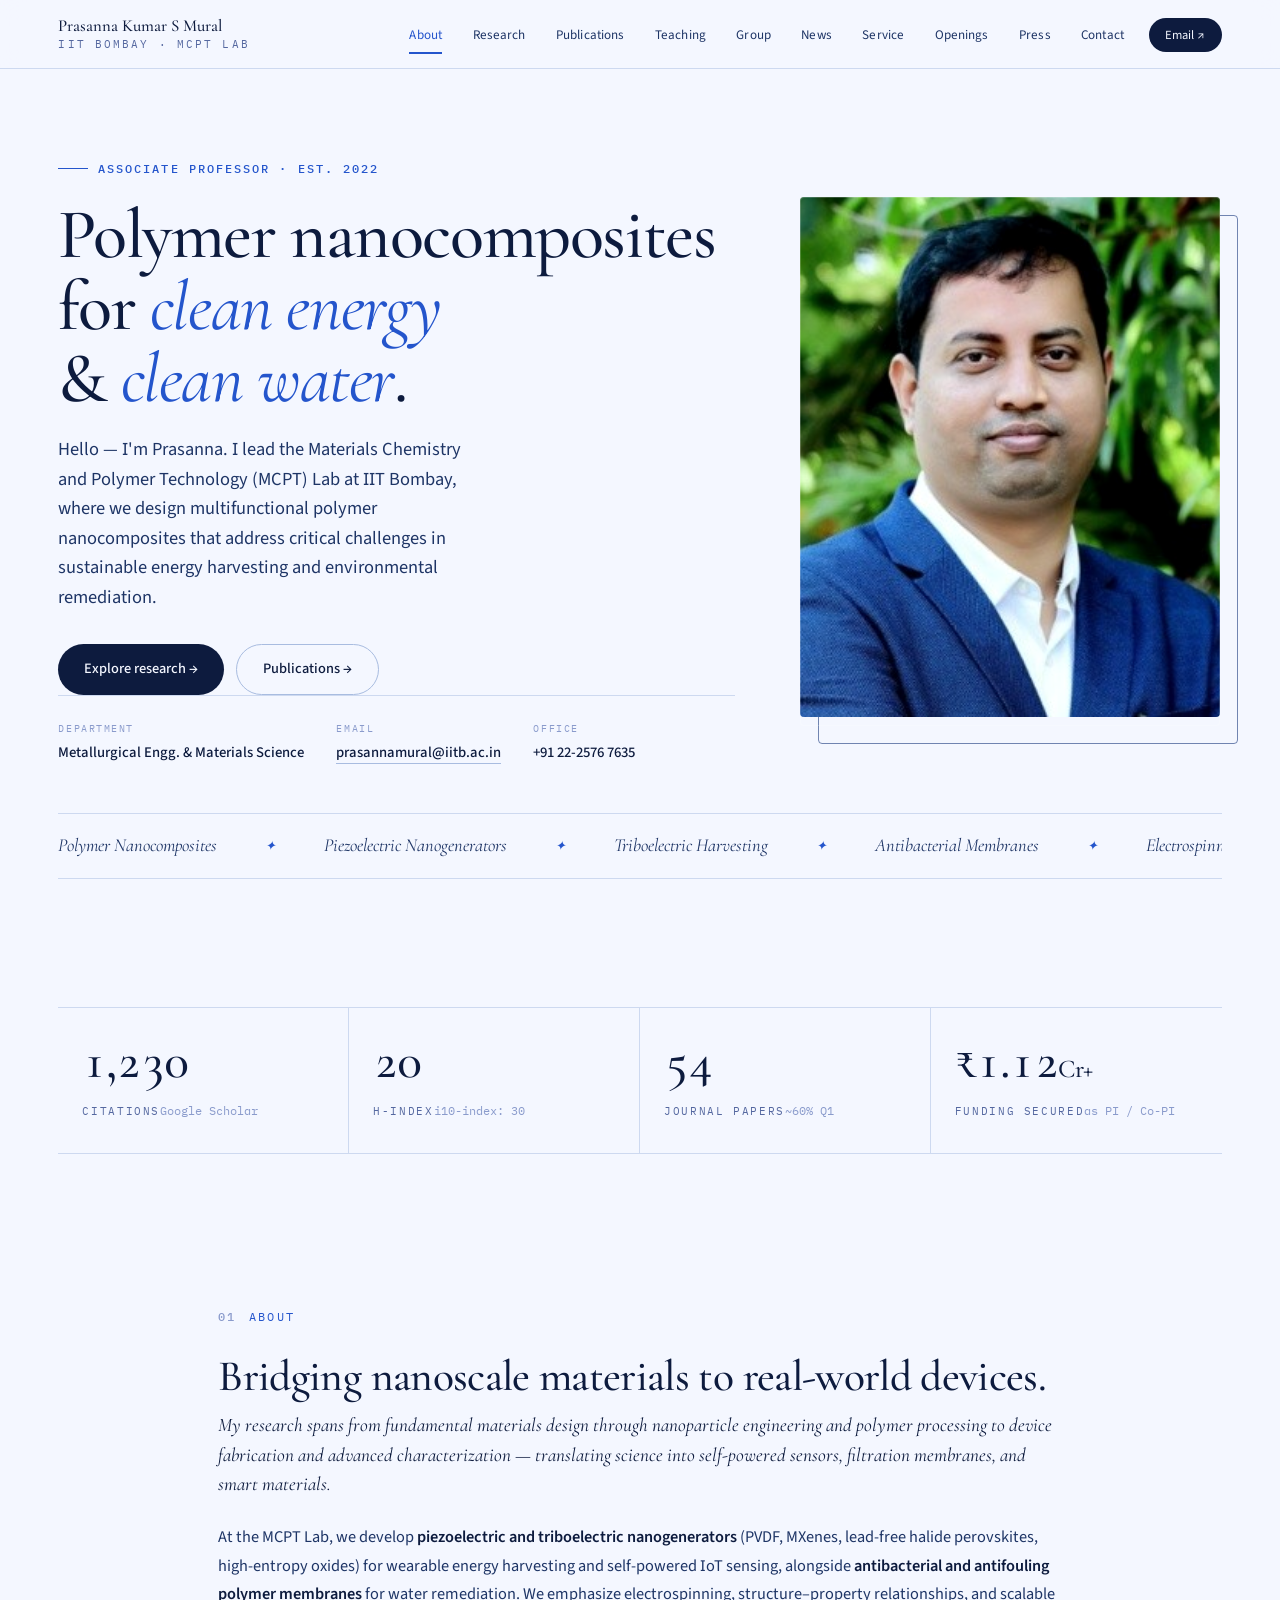
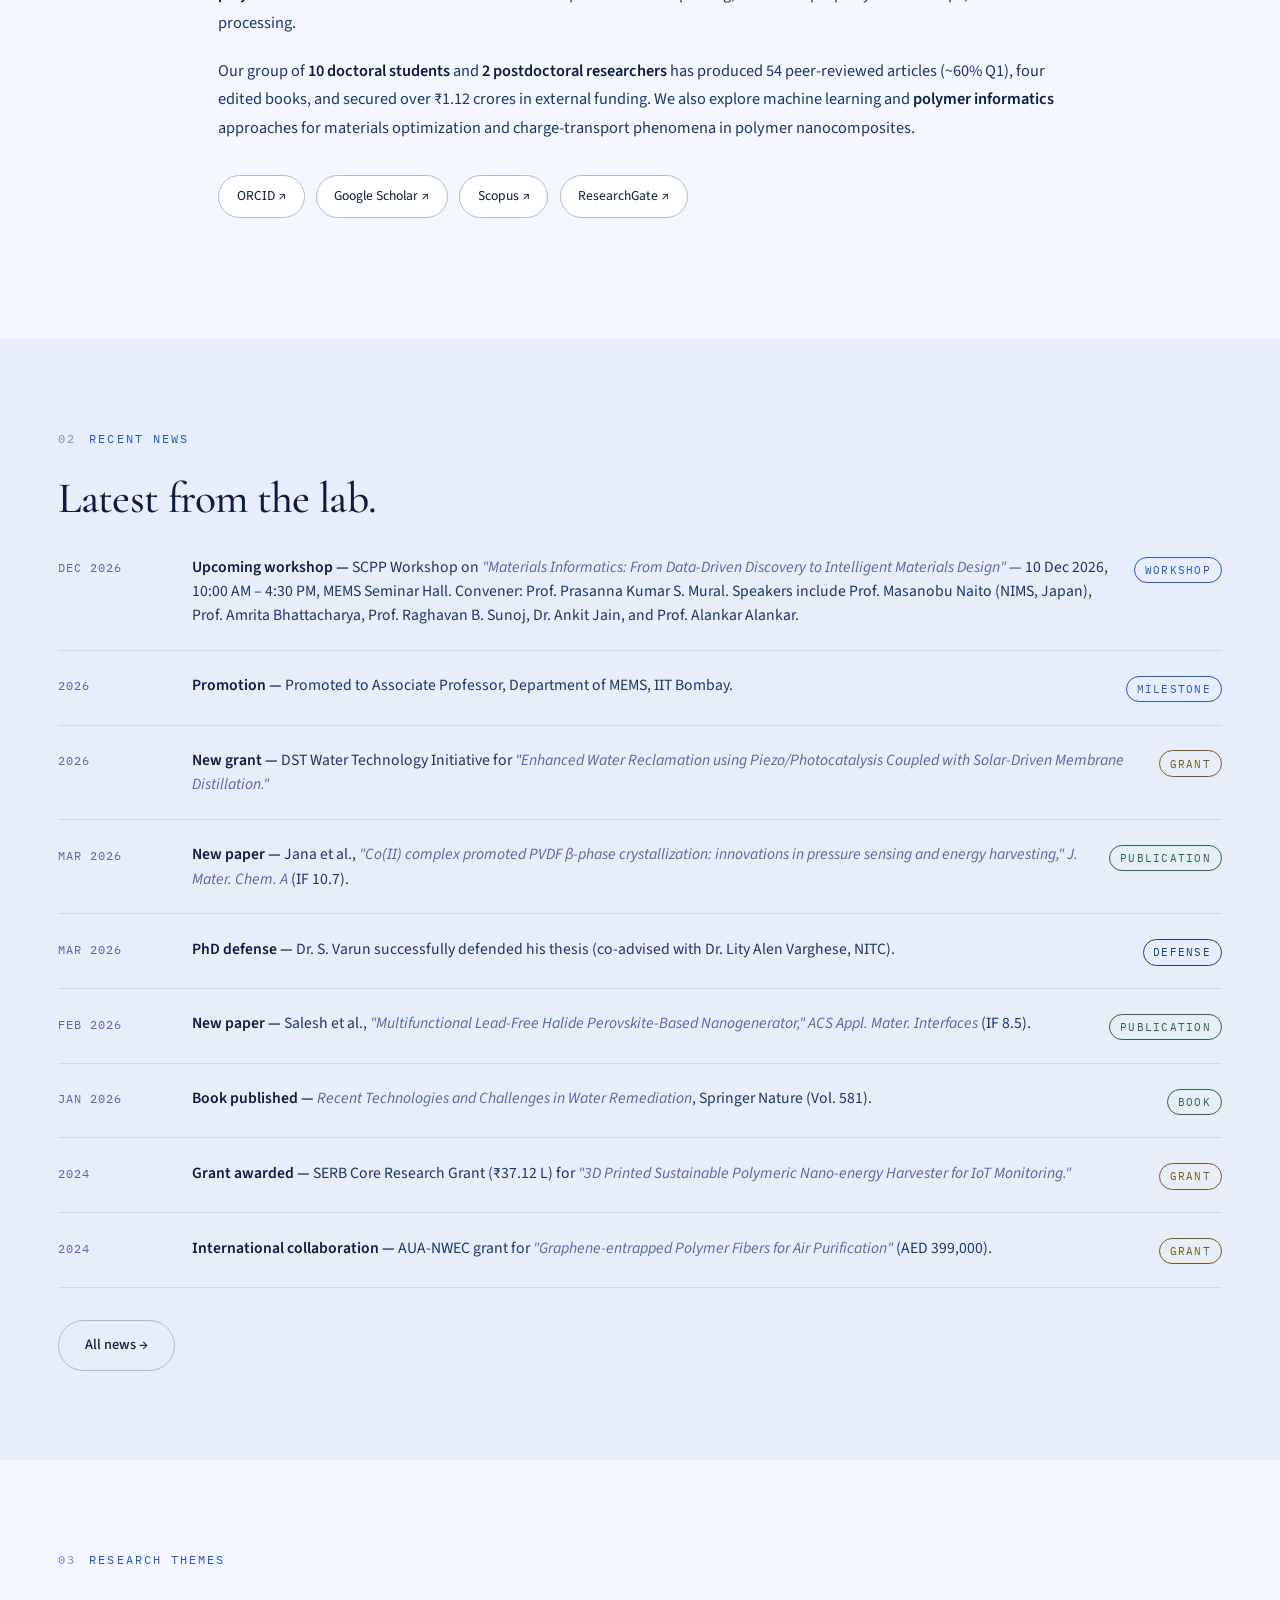
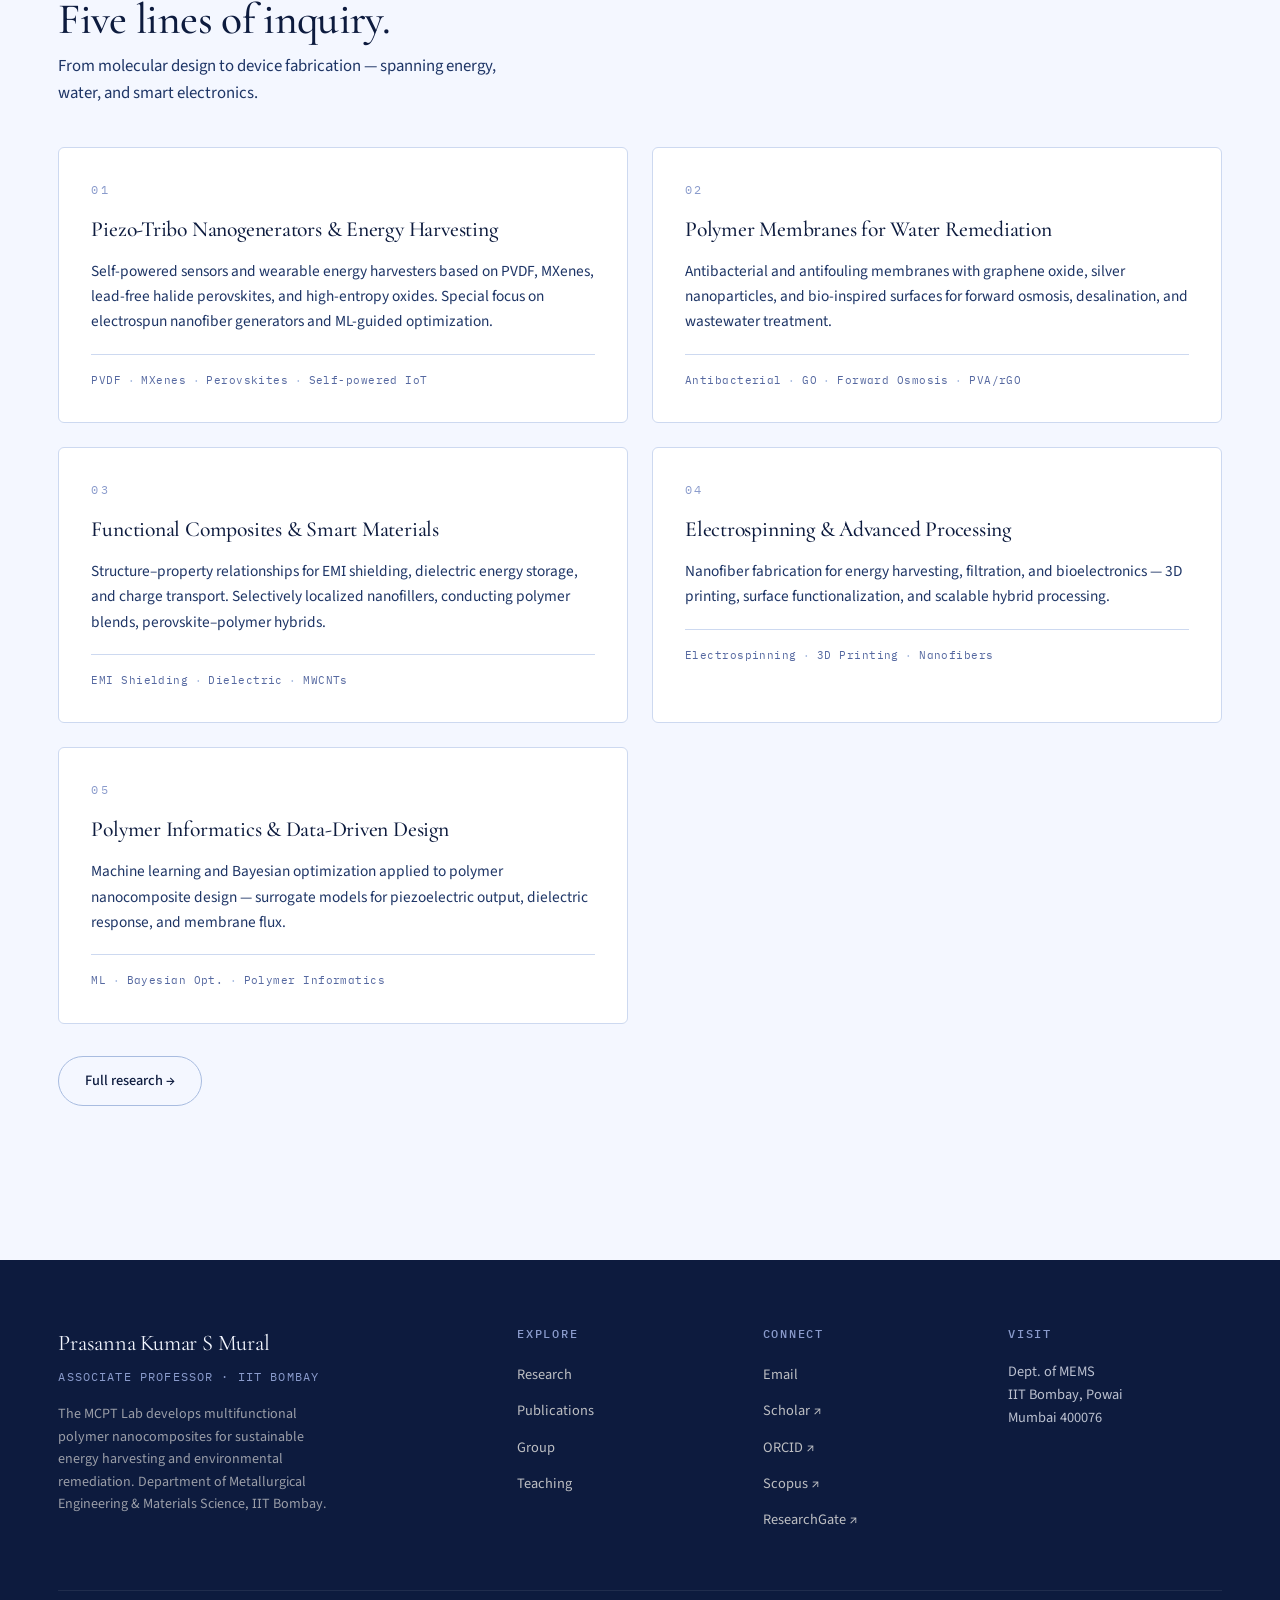
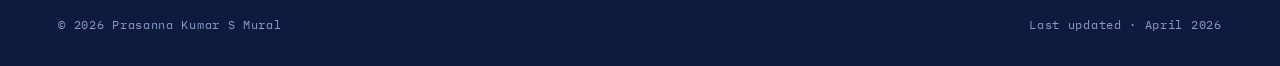
<file: index.html>
<!DOCTYPE html>
<html lang="en">
<head>
<meta charset="UTF-8">
<meta name="viewport" content="width=device-width, initial-scale=1.0">
<title>Prasanna Kumar S Mural — Associate Professor, IIT Bombay</title>
<meta name="description" content="Dr. Prasanna Kumar S Mural — Associate Professor at IIT Bombay. Research in polymer nanocomposites for energy harvesting and water remediation.">
<link rel="preconnect" href="https://fonts.googleapis.com">
<link rel="preconnect" href="https://fonts.gstatic.com" crossorigin>
<link href="https://fonts.googleapis.com/css2?family=Cormorant+Garamond:ital,wght@0,400;0,500;0,600;0,700;1,400;1,500;1,600&family=Source+Sans+3:wght@300;400;500;600&family=IBM+Plex+Mono:wght@400;500&display=swap" rel="stylesheet">
<link rel="stylesheet" href="css/style.css">
</head>
<body>
<div id="site-nav"></div>

<section class="hero">
  <div class="wrap">
    <div class="hero-grid">
      <div>
        <div class="hero-eyebrow eyebrow">Associate Professor · Est. 2022</div>
        <h1>Polymer nanocomposites for <em>clean energy</em> &amp; <em>clean water</em>.</h1>
        <p class="hero-lede">Hello — I'm Prasanna. I lead the Materials Chemistry and Polymer Technology (MCPT) Lab at IIT Bombay, where we design multifunctional polymer nanocomposites that address critical challenges in sustainable energy harvesting and environmental remediation.</p>
        <div class="btn-group">
          <a href="research.html" class="btn">Explore research →</a>
          <a href="publications.html" class="btn ghost">Publications →</a>
        </div>
        <div class="hero-meta">
          <div class="hero-meta-item">
            <span class="hero-meta-label">Department</span>
            <span class="hero-meta-value">Metallurgical Engg. &amp; Materials Science</span>
          </div>
          <div class="hero-meta-item">
            <span class="hero-meta-label">Email</span>
            <span class="hero-meta-value"><a href="mailto:prasannamural@iitb.ac.in">prasannamural@iitb.ac.in</a></span>
          </div>
          <div class="hero-meta-item">
            <span class="hero-meta-label">Office</span>
            <span class="hero-meta-value">+91 22-2576 7635</span>
          </div>
        </div>
      </div>
      <div class="hero-photo">
        <img src="images/profile.jpg" alt="Prasanna Kumar S Mural">
      </div>
    </div>

    <div class="hero-marquee">
      <div class="hero-marquee-track">
        <span>Polymer Nanocomposites</span>
        <span>Piezoelectric Nanogenerators</span>
        <span>Triboelectric Harvesting</span>
        <span>Antibacterial Membranes</span>
        <span>Electrospinning</span>
        <span>Water Remediation</span>
        <span>Machine Learning for Materials</span>
        <span>Polymer Informatics</span>
        <span>Bayesian Optimization</span>
        <span>High-Entropy Oxides</span>
        <span>Polymer Nanocomposites</span>
        <span>Piezoelectric Nanogenerators</span>
        <span>Triboelectric Harvesting</span>
        <span>Antibacterial Membranes</span>
        <span>Electrospinning</span>
        <span>Water Remediation</span>
        <span>Machine Learning for Materials</span>
        <span>Polymer Informatics</span>
      </div>
    </div>
  </div>
</section>

<section class="tight">
  <div class="wrap">
    <div class="metrics reveal">
      <div class="metric"><span class="metric-value">1,230</span><span class="metric-label">Citations</span><span class="metric-sub">Google Scholar</span></div>
      <div class="metric"><span class="metric-value">20</span><span class="metric-label">h-index</span><span class="metric-sub">i10-index: 30</span></div>
      <div class="metric"><span class="metric-value">54</span><span class="metric-label">Journal Papers</span><span class="metric-sub">~60% Q1</span></div>
      <div class="metric"><span class="metric-value">₹1.12<span style="font-size:0.5em;">Cr+</span></span><span class="metric-label">Funding Secured</span><span class="metric-sub">as PI / Co-PI</span></div>
    </div>
  </div>
</section>

<section class="reveal">
  <div class="wrap-text">
    <div class="section-eyebrow">About</div>
    <h2 class="section-title">Bridging nanoscale materials to real-world devices.</h2>
    <div class="prose">
      <p class="lede">My research spans from fundamental materials design through nanoparticle engineering and polymer processing to device fabrication and advanced characterization — translating science into self-powered sensors, filtration membranes, and smart materials.</p>
      <p>At the MCPT Lab, we develop <strong>piezoelectric and triboelectric nanogenerators</strong> (PVDF, MXenes, lead-free halide perovskites, high-entropy oxides) for wearable energy harvesting and self-powered IoT sensing, alongside <strong>antibacterial and antifouling polymer membranes</strong> for water remediation. We emphasize electrospinning, structure–property relationships, and scalable processing.</p>
      <p>Our group of <strong>10 doctoral students</strong> and <strong>2 postdoctoral researchers</strong> has produced 54 peer-reviewed articles (~60% Q1), four edited books, and secured over ₹1.12 crores in external funding. We also explore machine learning and <strong>polymer informatics</strong> approaches for materials optimization and charge-transport phenomena in polymer nanocomposites.</p>
    </div>
    <div class="academic-links">
      <a class="academic-link" href="https://orcid.org/0000-0001-9908-0490" target="_blank">ORCID ↗</a>
      <a class="academic-link" href="https://scholar.google.com/citations?user=fHYMqZIAAAAJ" target="_blank">Google Scholar ↗</a>
      <a class="academic-link" href="https://www.scopus.com/authid/detail.uri?authorId=44461843400" target="_blank">Scopus ↗</a>
      <a class="academic-link" href="https://www.researchgate.net/profile/Prasanna-Kumar-Mural" target="_blank">ResearchGate ↗</a>
    </div>
  </div>
</section>

<section class="reveal" style="background:var(--paper-2);">
  <div class="wrap">
    <div class="section-eyebrow">Recent News</div>
    <h2 class="section-title">Latest from the lab.</h2>
    <ul class="news-list">
      <li class="news-item">
        <div class="news-date">Dec 2026</div>
        <div class="news-body"><strong>Upcoming workshop —</strong> SCPP Workshop on <em>"Materials Informatics: From Data-Driven Discovery to Intelligent Materials Design"</em> — 10 Dec 2026, 10:00 AM – 4:30 PM, MEMS Seminar Hall. Convener: Prof. Prasanna Kumar S. Mural. Speakers include Prof. Masanobu Naito (NIMS, Japan), Prof. Amrita Bhattacharya, Prof. Raghavan B. Sunoj, Dr. Ankit Jain, and Prof. Alankar Alankar.</div>
        <div class="news-tag">Workshop</div>
      </li>
      <li class="news-item">
        <div class="news-date">2026</div>
        <div class="news-body"><strong>Promotion —</strong> Promoted to Associate Professor, Department of MEMS, IIT Bombay.</div>
        <div class="news-tag">Milestone</div>
      </li>
      <li class="news-item">
        <div class="news-date">2026</div>
        <div class="news-body"><strong>New grant —</strong> DST Water Technology Initiative for <em>"Enhanced Water Reclamation using Piezo/Photocatalysis Coupled with Solar-Driven Membrane Distillation."</em></div>
        <div class="news-tag grant">Grant</div>
      </li>
      <li class="news-item">
        <div class="news-date">Mar 2026</div>
        <div class="news-body"><strong>New paper —</strong> Jana et al., <em>"Co(II) complex promoted PVDF β-phase crystallization: innovations in pressure sensing and energy harvesting,"</em> <em>J. Mater. Chem. A</em> (IF 10.7).</div>
        <div class="news-tag pub">Publication</div>
      </li>
      <li class="news-item">
        <div class="news-date">Mar 2026</div>
        <div class="news-body"><strong>PhD defense —</strong> Dr. S. Varun successfully defended his thesis (co-advised with Dr. Lity Alen Varghese, NITC).</div>
        <div class="news-tag defense">Defense</div>
      </li>
      <li class="news-item">
        <div class="news-date">Feb 2026</div>
        <div class="news-body"><strong>New paper —</strong> Salesh et al., <em>"Multifunctional Lead-Free Halide Perovskite-Based Nanogenerator,"</em> <em>ACS Appl. Mater. Interfaces</em> (IF 8.5).</div>
        <div class="news-tag pub">Publication</div>
      </li>
      <li class="news-item">
        <div class="news-date">Jan 2026</div>
        <div class="news-body"><strong>Book published —</strong> <em>Recent Technologies and Challenges in Water Remediation</em>, Springer Nature (Vol. 581).</div>
        <div class="news-tag pub">Book</div>
      </li>
      <li class="news-item">
        <div class="news-date">2024</div>
        <div class="news-body"><strong>Grant awarded —</strong> SERB Core Research Grant (₹37.12 L) for <em>"3D Printed Sustainable Polymeric Nano-energy Harvester for IoT Monitoring."</em></div>
        <div class="news-tag grant">Grant</div>
      </li>
      <li class="news-item">
        <div class="news-date">2024</div>
        <div class="news-body"><strong>International collaboration —</strong> AUA-NWEC grant for <em>"Graphene-entrapped Polymer Fibers for Air Purification"</em> (AED 399,000).</div>
        <div class="news-tag grant">Grant</div>
      </li>
    </ul>
    <div style="margin-top:2rem;"><a href="news.html" class="btn ghost">All news →</a></div>
  </div>
</section>

<section class="reveal">
  <div class="wrap">
    <div class="section-eyebrow">Research Themes</div>
    <h2 class="section-title">Five lines of inquiry.</h2>
    <p class="section-intro">From molecular design to device fabrication — spanning energy, water, and smart electronics.</p>
    <div class="themes">
      <div class="theme-card">
        <span class="theme-num">01</span>
        <h3>Piezo-Tribo Nanogenerators &amp; Energy Harvesting</h3>
        <p>Self-powered sensors and wearable energy harvesters based on PVDF, MXenes, lead-free halide perovskites, and high-entropy oxides. Special focus on electrospun nanofiber generators and ML-guided optimization.</p>
        <div class="theme-keywords"><span class="theme-kw">PVDF</span><span class="theme-kw">MXenes</span><span class="theme-kw">Perovskites</span><span class="theme-kw">Self-powered IoT</span></div>
      </div>
      <div class="theme-card">
        <span class="theme-num">02</span>
        <h3>Polymer Membranes for Water Remediation</h3>
        <p>Antibacterial and antifouling membranes with graphene oxide, silver nanoparticles, and bio-inspired surfaces for forward osmosis, desalination, and wastewater treatment.</p>
        <div class="theme-keywords"><span class="theme-kw">Antibacterial</span><span class="theme-kw">GO</span><span class="theme-kw">Forward Osmosis</span><span class="theme-kw">PVA/rGO</span></div>
      </div>
      <div class="theme-card">
        <span class="theme-num">03</span>
        <h3>Functional Composites &amp; Smart Materials</h3>
        <p>Structure–property relationships for EMI shielding, dielectric energy storage, and charge transport. Selectively localized nanofillers, conducting polymer blends, perovskite–polymer hybrids.</p>
        <div class="theme-keywords"><span class="theme-kw">EMI Shielding</span><span class="theme-kw">Dielectric</span><span class="theme-kw">MWCNTs</span></div>
      </div>
      <div class="theme-card">
        <span class="theme-num">04</span>
        <h3>Electrospinning &amp; Advanced Processing</h3>
        <p>Nanofiber fabrication for energy harvesting, filtration, and bioelectronics — 3D printing, surface functionalization, and scalable hybrid processing.</p>
        <div class="theme-keywords"><span class="theme-kw">Electrospinning</span><span class="theme-kw">3D Printing</span><span class="theme-kw">Nanofibers</span></div>
      </div>
      <div class="theme-card">
        <span class="theme-num">05</span>
        <h3>Polymer Informatics &amp; Data-Driven Design</h3>
        <p>Machine learning and Bayesian optimization applied to polymer nanocomposite design — surrogate models for piezoelectric output, dielectric response, and membrane flux.</p>
        <div class="theme-keywords"><span class="theme-kw">ML</span><span class="theme-kw">Bayesian Opt.</span><span class="theme-kw">Polymer Informatics</span></div>
      </div>
    </div>
    <div style="margin-top:2rem;"><a href="research.html" class="btn ghost">Full research →</a></div>
  </div>
</section>

<div id="site-footer"></div>
<script src="js/site.js"></script>
</body>
</html>
</file>
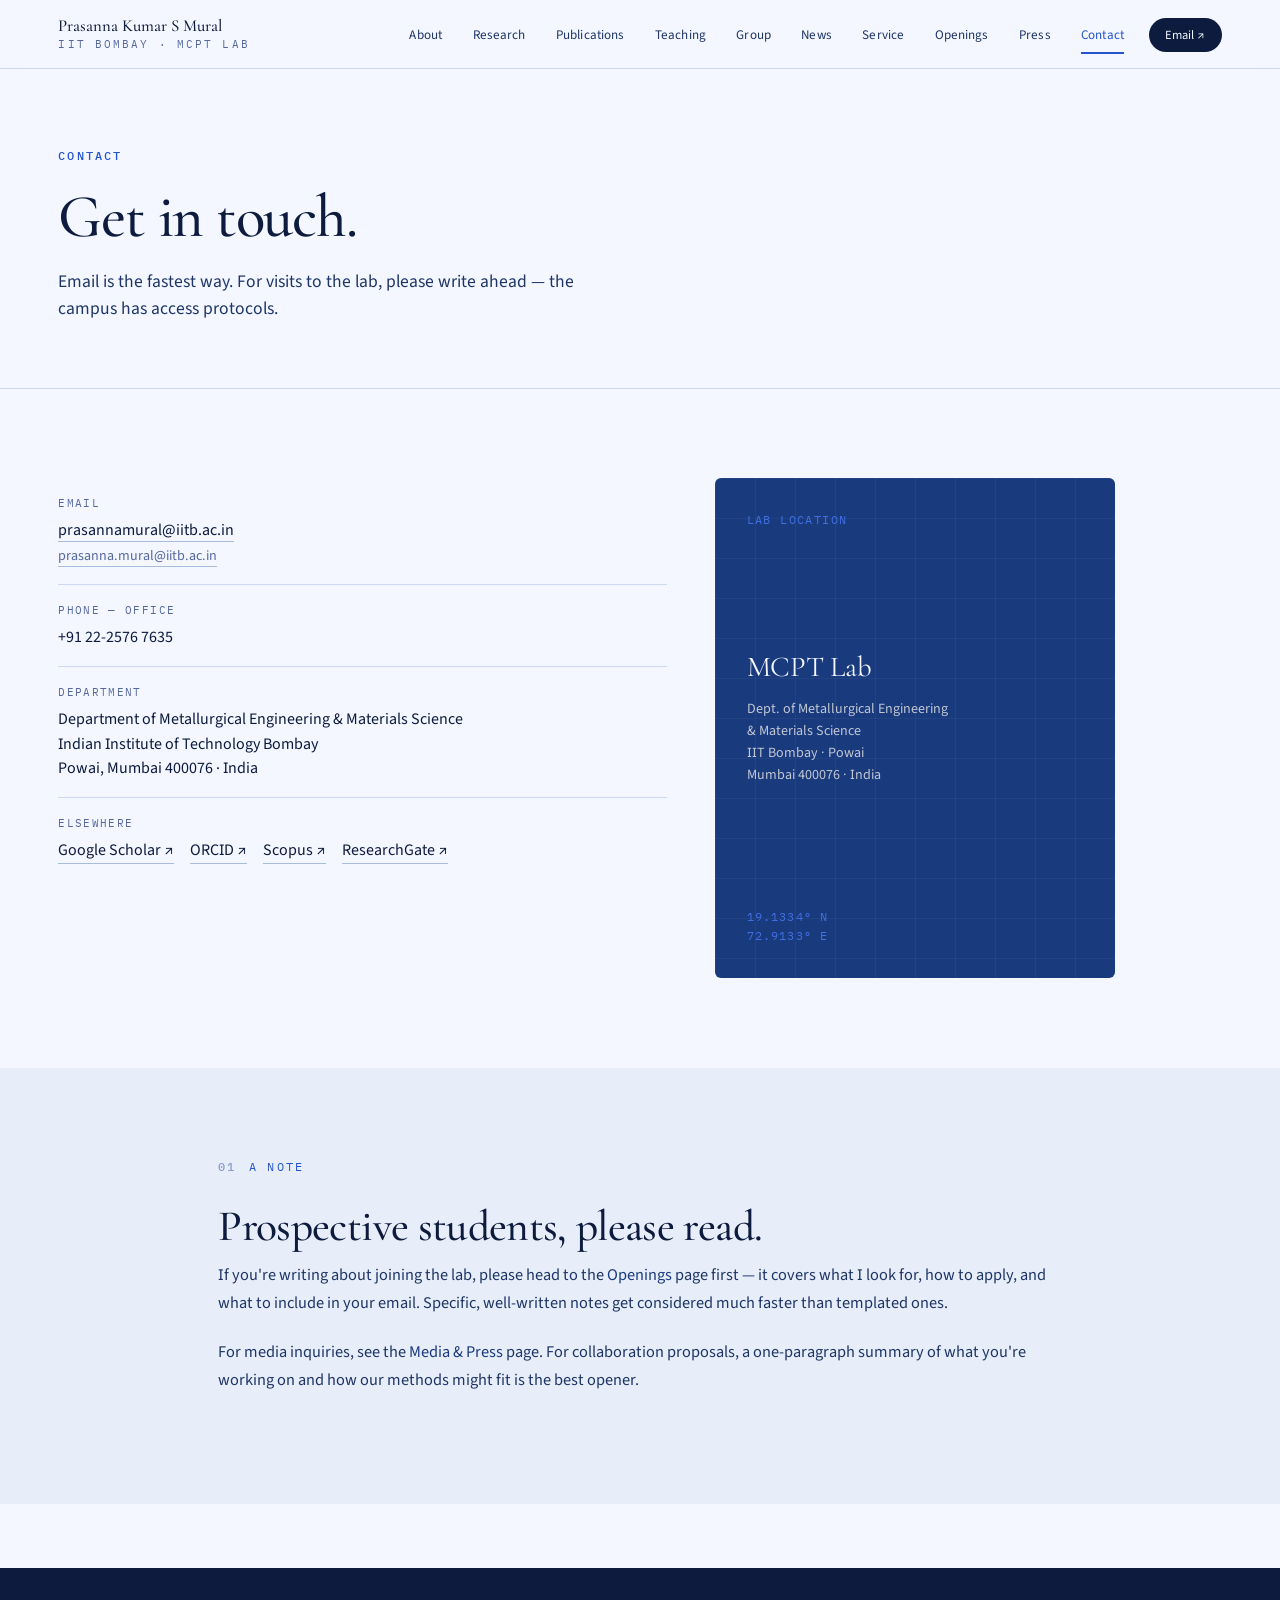
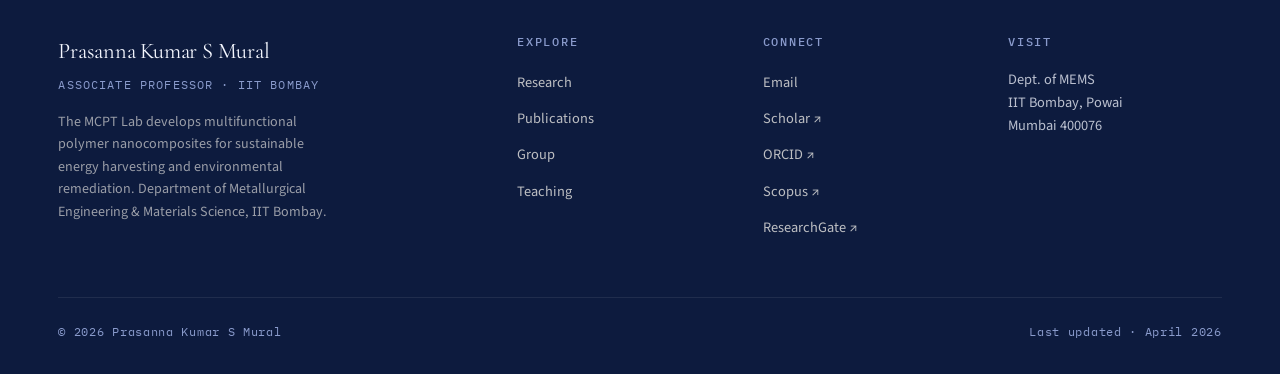
<file: contact.html>
<!DOCTYPE html>
<html lang="en">
<head>
<meta charset="UTF-8">
<meta name="viewport" content="width=device-width, initial-scale=1.0">
<title>Contact — Prasanna Kumar S Mural</title>
<link rel="preconnect" href="https://fonts.googleapis.com">
<link rel="preconnect" href="https://fonts.gstatic.com" crossorigin>
<link href="https://fonts.googleapis.com/css2?family=Cormorant+Garamond:ital,wght@0,400;0,500;0,600;0,700;1,400;1,500;1,600&family=Source+Sans+3:wght@300;400;500;600&family=IBM+Plex+Mono:wght@400;500&display=swap" rel="stylesheet">
<link rel="stylesheet" href="css/style.css">
</head>
<body>
<div id="site-nav"></div>

<header class="page-header">
  <div class="wrap">
    <div class="eyebrow">Contact</div>
    <h1>Get in touch.</h1>
    <p class="subtitle">Email is the fastest way. For visits to the lab, please write ahead — the campus has access protocols.</p>
  </div>
</header>

<section class="reveal">
  <div class="wrap">
    <div class="contact-grid">
      <div>
        <div class="contact-item">
          <div class="contact-label">Email</div>
          <div class="contact-value">
            <a href="mailto:prasannamural@iitb.ac.in">prasannamural@iitb.ac.in</a><br>
            <a href="mailto:prasanna.mural@iitb.ac.in" style="font-size:0.88rem;color:var(--mute);">prasanna.mural@iitb.ac.in</a>
          </div>
        </div>
        <div class="contact-item">
          <div class="contact-label">Phone — Office</div>
          <div class="contact-value">+91 22-2576 7635</div>
        </div>
        <div class="contact-item">
          <div class="contact-label">Department</div>
          <div class="contact-value">Department of Metallurgical Engineering &amp; Materials Science<br>Indian Institute of Technology Bombay<br>Powai, Mumbai 400076 · India</div>
        </div>
        <div class="contact-item">
          <div class="contact-label">Elsewhere</div>
          <div class="contact-value" style="display:flex;gap:1rem;flex-wrap:wrap;">
            <a href="https://scholar.google.com/citations?user=fHYMqZIAAAAJ" target="_blank">Google Scholar ↗</a>
            <a href="https://orcid.org/0000-0001-9908-0490" target="_blank">ORCID ↗</a>
            <a href="https://www.scopus.com/authid/detail.uri?authorId=44461843400" target="_blank">Scopus ↗</a>
            <a href="https://www.researchgate.net/profile/Prasanna-Kumar-Mural" target="_blank">ResearchGate ↗</a>
          </div>
        </div>
      </div>

      <div class="contact-map">
        <div>
          <div class="contact-map-meta">Lab Location</div>
        </div>
        <div>
          <div class="contact-map-title" style="margin-bottom:1rem;">MCPT Lab</div>
          <div class="contact-map-addr">
            Dept. of Metallurgical Engineering<br>
            &amp; Materials Science<br>
            IIT Bombay · Powai<br>
            Mumbai 400076 · India
          </div>
        </div>
        <div style="position:relative;">
          <div style="font-family:var(--f-mono);font-size:0.72rem;color:var(--rust-soft);letter-spacing:0.1em;">
            19.1334° N<br>72.9133° E
          </div>
        </div>
      </div>
    </div>
  </div>
</section>

<section class="reveal" style="background:var(--paper-2);">
  <div class="wrap-text">
    <div class="section-eyebrow">A Note</div>
    <h2 class="section-title">Prospective students, please read.</h2>
    <div class="prose">
      <p>If you're writing about joining the lab, please head to the <a href="openings.html">Openings</a> page first — it covers what I look for, how to apply, and what to include in your email. Specific, well-written notes get considered much faster than templated ones.</p>
      <p>For media inquiries, see the <a href="media.html">Media &amp; Press</a> page. For collaboration proposals, a one-paragraph summary of what you're working on and how our methods might fit is the best opener.</p>
    </div>
  </div>
</section>

<div id="site-footer"></div>
<script src="js/site.js"></script>
</body>
</html>
</file>
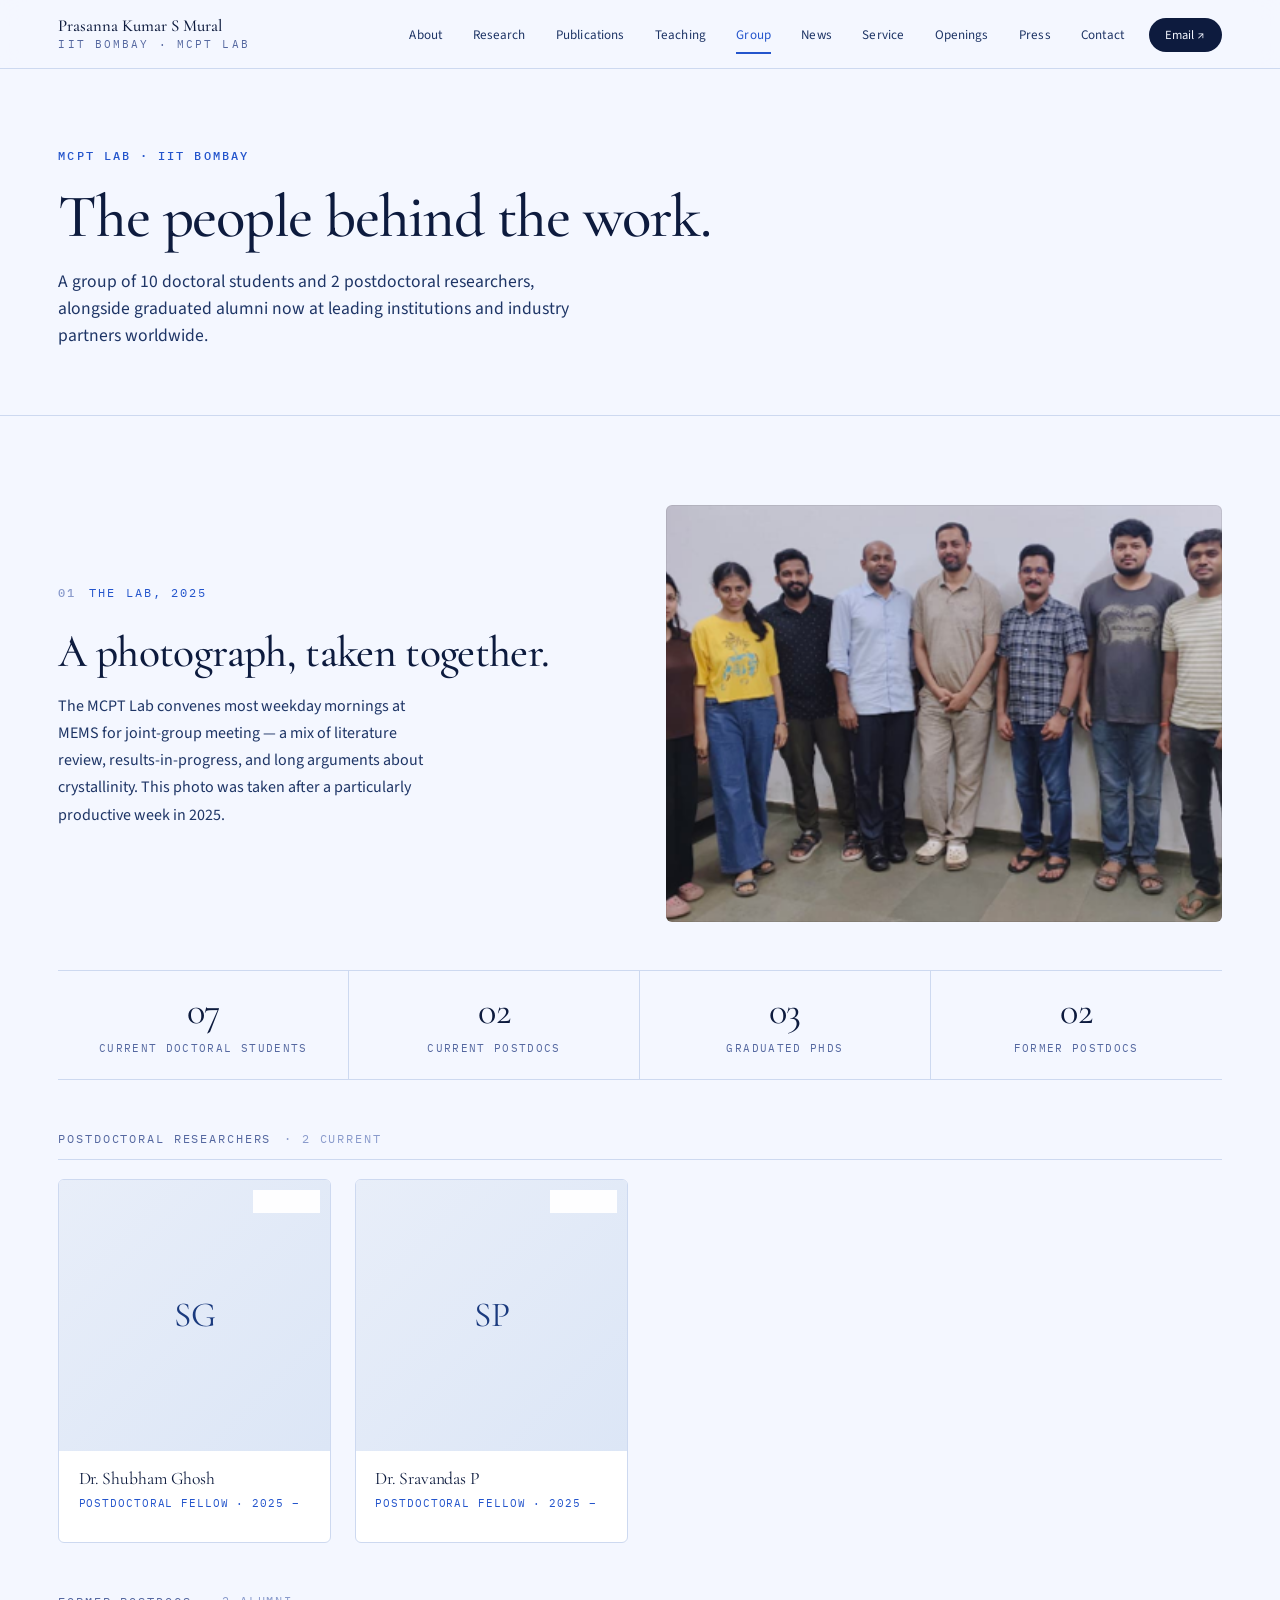
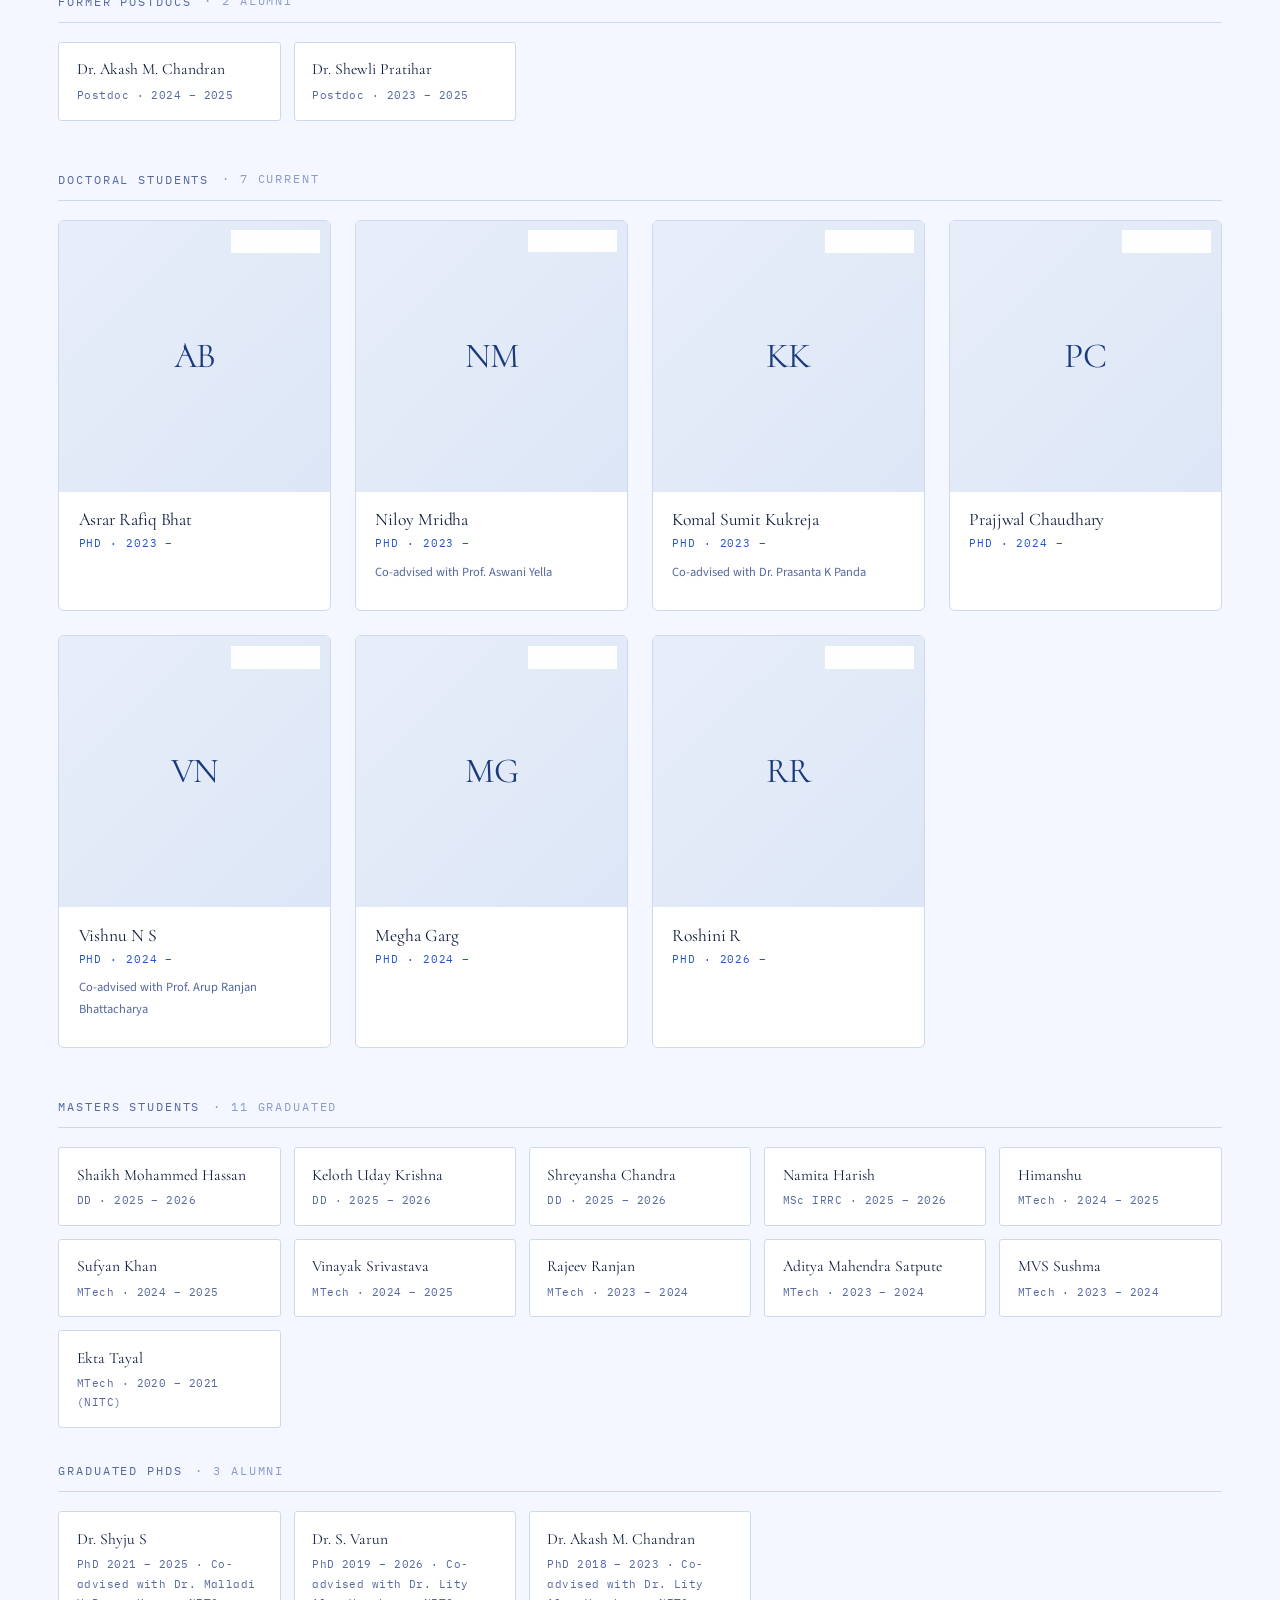
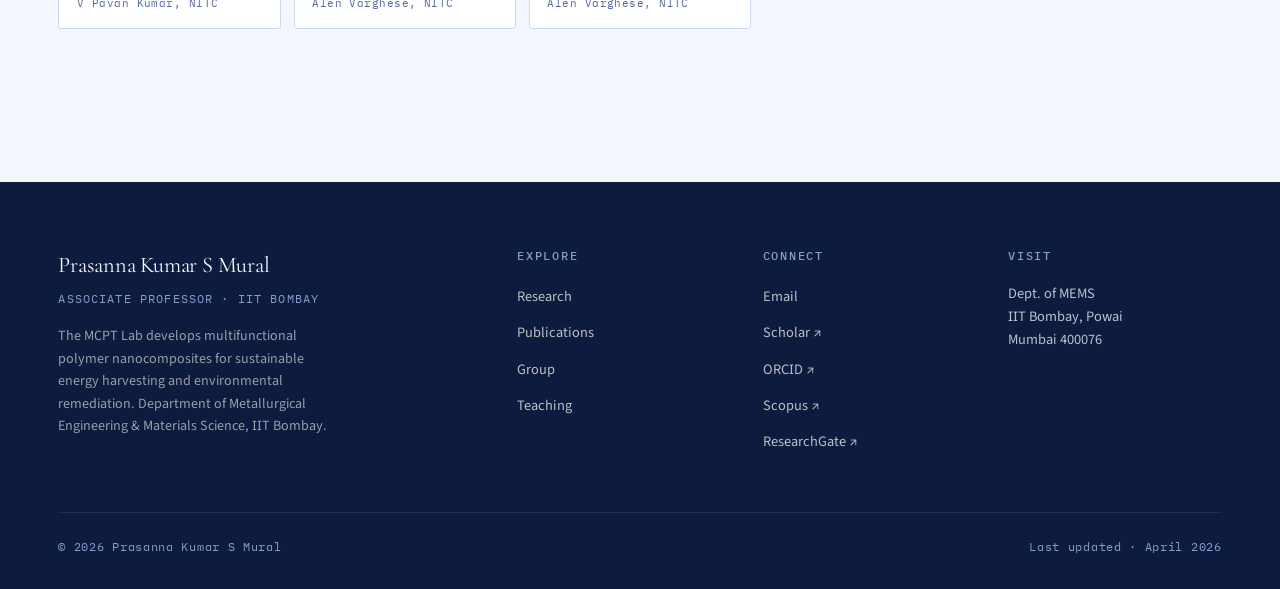
<file: group.html>
<!DOCTYPE html>
<html lang="en">
<head>
<meta charset="UTF-8">
<meta name="viewport" content="width=device-width, initial-scale=1.0">
<title>Group — MCPT Lab, IIT Bombay</title>
<link rel="preconnect" href="https://fonts.googleapis.com">
<link rel="preconnect" href="https://fonts.gstatic.com" crossorigin>
<link href="https://fonts.googleapis.com/css2?family=Cormorant+Garamond:ital,wght@0,400;0,500;0,600;0,700;1,400;1,500;1,600&family=Source+Sans+3:wght@300;400;500;600&family=IBM+Plex+Mono:wght@400;500&display=swap" rel="stylesheet">
<link rel="stylesheet" href="css/style.css">
</head>
<body>
<div id="site-nav"></div>

<header class="page-header">
  <div class="wrap">
    <div class="eyebrow">MCPT Lab · IIT Bombay</div>
    <h1>The people behind the work.</h1>
    <p class="subtitle">A group of 10 doctoral students and 2 postdoctoral researchers, alongside graduated alumni now at leading institutions and industry partners worldwide.</p>
  </div>
</header>

<section class="reveal">
  <div class="wrap">
    <div class="group-hero">
      <div>
        <div class="section-eyebrow">The Lab, 2025</div>
        <h2 class="section-title" style="margin-bottom:1rem;">A photograph, taken together.</h2>
        <p style="font-size:1rem;color:var(--ink-soft);line-height:1.7;max-width:48ch;">The MCPT Lab convenes most weekday mornings at MEMS for joint-group meeting — a mix of literature review, results-in-progress, and long arguments about crystallinity. This photo was taken after a particularly productive week in 2025.</p>
      </div>
      <div class="group-hero-photo">
        <img src="images/group.png" alt="The MCPT Lab group photograph, 2025">
      </div>
    </div>

    <div class="group-stats">
      <div class="group-stat">
        <div class="group-stat-num">07</div>
        <div class="group-stat-label">Current doctoral students</div>
      </div>
      <div class="group-stat">
        <div class="group-stat-num">02</div>
        <div class="group-stat-label">Current postdocs</div>
      </div>
      <div class="group-stat">
        <div class="group-stat-num">03</div>
        <div class="group-stat-label">Graduated PhDs</div>
      </div>
      <div class="group-stat">
        <div class="group-stat-num">02</div>
        <div class="group-stat-label">Former postdocs</div>
      </div>
    </div>

    <div class="sub-heading">Postdoctoral Researchers <span class="sub-heading-count">· 2 current</span></div>
    <div class="members-grid">
      <div class="member">
        <div class="member-photo"><div class="member-initials">SG</div><span class="member-status current">Current</span></div>
        <div class="member-info">
          <div class="member-name">Dr. Shubham Ghosh</div>
          <div class="member-role">Postdoctoral Fellow · 2025 –</div>
        </div>
      </div>
      <div class="member">
        <div class="member-photo"><div class="member-initials">SP</div><span class="member-status current">Current</span></div>
        <div class="member-info">
          <div class="member-name">Dr. Sravandas P</div>
          <div class="member-role">Postdoctoral Fellow · 2025 –</div>
        </div>
      </div>
    </div>

    <div class="sub-heading">Former Postdocs <span class="sub-heading-count">· 2 alumni</span></div>
    <div class="compact-grid">
      <div class="compact">
        <div class="compact-name">Dr. Akash M. Chandran</div>
        <div class="compact-meta mono">Postdoc · 2024 – 2025</div>
      </div>
      <div class="compact">
        <div class="compact-name">Dr. Shewli Pratihar</div>
        <div class="compact-meta mono">Postdoc · 2023 – 2025</div>
      </div>
    </div>

    <div class="sub-heading" style="margin-top:3rem;">Doctoral Students <span class="sub-heading-count">· 7 current</span></div>
    <div class="members-grid">
      <div class="member">
        <div class="member-photo"><div class="member-initials">AB</div><span class="member-status current">Since 2023</span></div>
        <div class="member-info">
          <div class="member-name">Asrar Rafiq Bhat</div>
          <div class="member-role">PhD · 2023 –</div>
        </div>
      </div>
      <div class="member">
        <div class="member-photo"><div class="member-initials">NM</div><span class="member-status current">Since 2023</span></div>
        <div class="member-info">
          <div class="member-name">Niloy Mridha</div>
          <div class="member-role">PhD · 2023 –</div>
          <div class="member-coi">Co-advised with Prof. Aswani Yella</div>
        </div>
      </div>
      <div class="member">
        <div class="member-photo"><div class="member-initials">KK</div><span class="member-status current">Since 2023</span></div>
        <div class="member-info">
          <div class="member-name">Komal Sumit Kukreja</div>
          <div class="member-role">PhD · 2023 –</div>
          <div class="member-coi">Co-advised with Dr. Prasanta K Panda</div>
        </div>
      </div>
      <div class="member">
        <div class="member-photo"><div class="member-initials">PC</div><span class="member-status current">Since 2024</span></div>
        <div class="member-info">
          <div class="member-name">Prajjwal Chaudhary</div>
          <div class="member-role">PhD · 2024 –</div>
        </div>
      </div>
      <div class="member">
        <div class="member-photo"><div class="member-initials">VN</div><span class="member-status current">Since 2024</span></div>
        <div class="member-info">
          <div class="member-name">Vishnu N S</div>
          <div class="member-role">PhD · 2024 –</div>
          <div class="member-coi">Co-advised with Prof. Arup Ranjan Bhattacharya</div>
        </div>
      </div>
      <div class="member">
        <div class="member-photo"><div class="member-initials">MG</div><span class="member-status current">Since 2024</span></div>
        <div class="member-info">
          <div class="member-name">Megha Garg</div>
          <div class="member-role">PhD · 2024 –</div>
        </div>
      </div>
      <div class="member">
        <div class="member-photo"><div class="member-initials">RR</div><span class="member-status current">Since 2026</span></div>
        <div class="member-info">
          <div class="member-name">Roshini R</div>
          <div class="member-role">PhD · 2026 –</div>
        </div>
      </div>
    </div>

    <div class="sub-heading" style="margin-top:3rem;">Masters Students <span class="sub-heading-count">· 11 graduated</span></div>
    <div class="compact-grid">
      <div class="compact">
        <div class="compact-name">Shaikh Mohammed Hassan</div>
        <div class="compact-meta mono">DD · 2025 – 2026</div>
      </div>
      <div class="compact">
        <div class="compact-name">Keloth Uday Krishna</div>
        <div class="compact-meta mono">DD · 2025 – 2026</div>
      </div>
      <div class="compact">
        <div class="compact-name">Shreyansha Chandra</div>
        <div class="compact-meta mono">DD · 2025 – 2026</div>
      </div>
      <div class="compact">
        <div class="compact-name">Namita Harish</div>
        <div class="compact-meta mono">MSc IRRC · 2025 – 2026</div>
      </div>
      <div class="compact">
        <div class="compact-name">Himanshu</div>
        <div class="compact-meta mono">MTech · 2024 – 2025</div>
      </div>
      <div class="compact">
        <div class="compact-name">Sufyan Khan</div>
        <div class="compact-meta mono">MTech · 2024 – 2025</div>
      </div>
      <div class="compact">
        <div class="compact-name">Vinayak Srivastava</div>
        <div class="compact-meta mono">MTech · 2024 – 2025</div>
      </div>
      <div class="compact">
        <div class="compact-name">Rajeev Ranjan</div>
        <div class="compact-meta mono">MTech · 2023 – 2024</div>
      </div>
      <div class="compact">
        <div class="compact-name">Aditya Mahendra Satpute</div>
        <div class="compact-meta mono">MTech · 2023 – 2024</div>
      </div>
      <div class="compact">
        <div class="compact-name">MVS Sushma</div>
        <div class="compact-meta mono">MTech · 2023 – 2024</div>
      </div>
      <div class="compact">
        <div class="compact-name">Ekta Tayal</div>
        <div class="compact-meta mono">MTech · 2020 – 2021 (NITC)</div>
      </div>
    </div>

    <div class="sub-heading">Graduated PhDs <span class="sub-heading-count">· 3 alumni</span></div>
    <div class="compact-grid">
      <div class="compact">
        <div class="compact-name">Dr. Shyju S</div>
        <div class="compact-meta mono">PhD 2021 – 2025 · Co-advised with Dr. Malladi V Pavan Kumar, NITC</div>
      </div>
      <div class="compact">
        <div class="compact-name">Dr. S. Varun</div>
        <div class="compact-meta mono">PhD 2019 – 2026 · Co-advised with Dr. Lity Alen Varghese, NITC</div>
      </div>
      <div class="compact">
        <div class="compact-name">Dr. Akash M. Chandran</div>
        <div class="compact-meta mono">PhD 2018 – 2023 · Co-advised with Dr. Lity Alen Varghese, NITC</div>
      </div>
    </div>
  </div>
</section>

<div id="site-footer"></div>
<script src="js/site.js"></script>
</body>
</html>
</file>
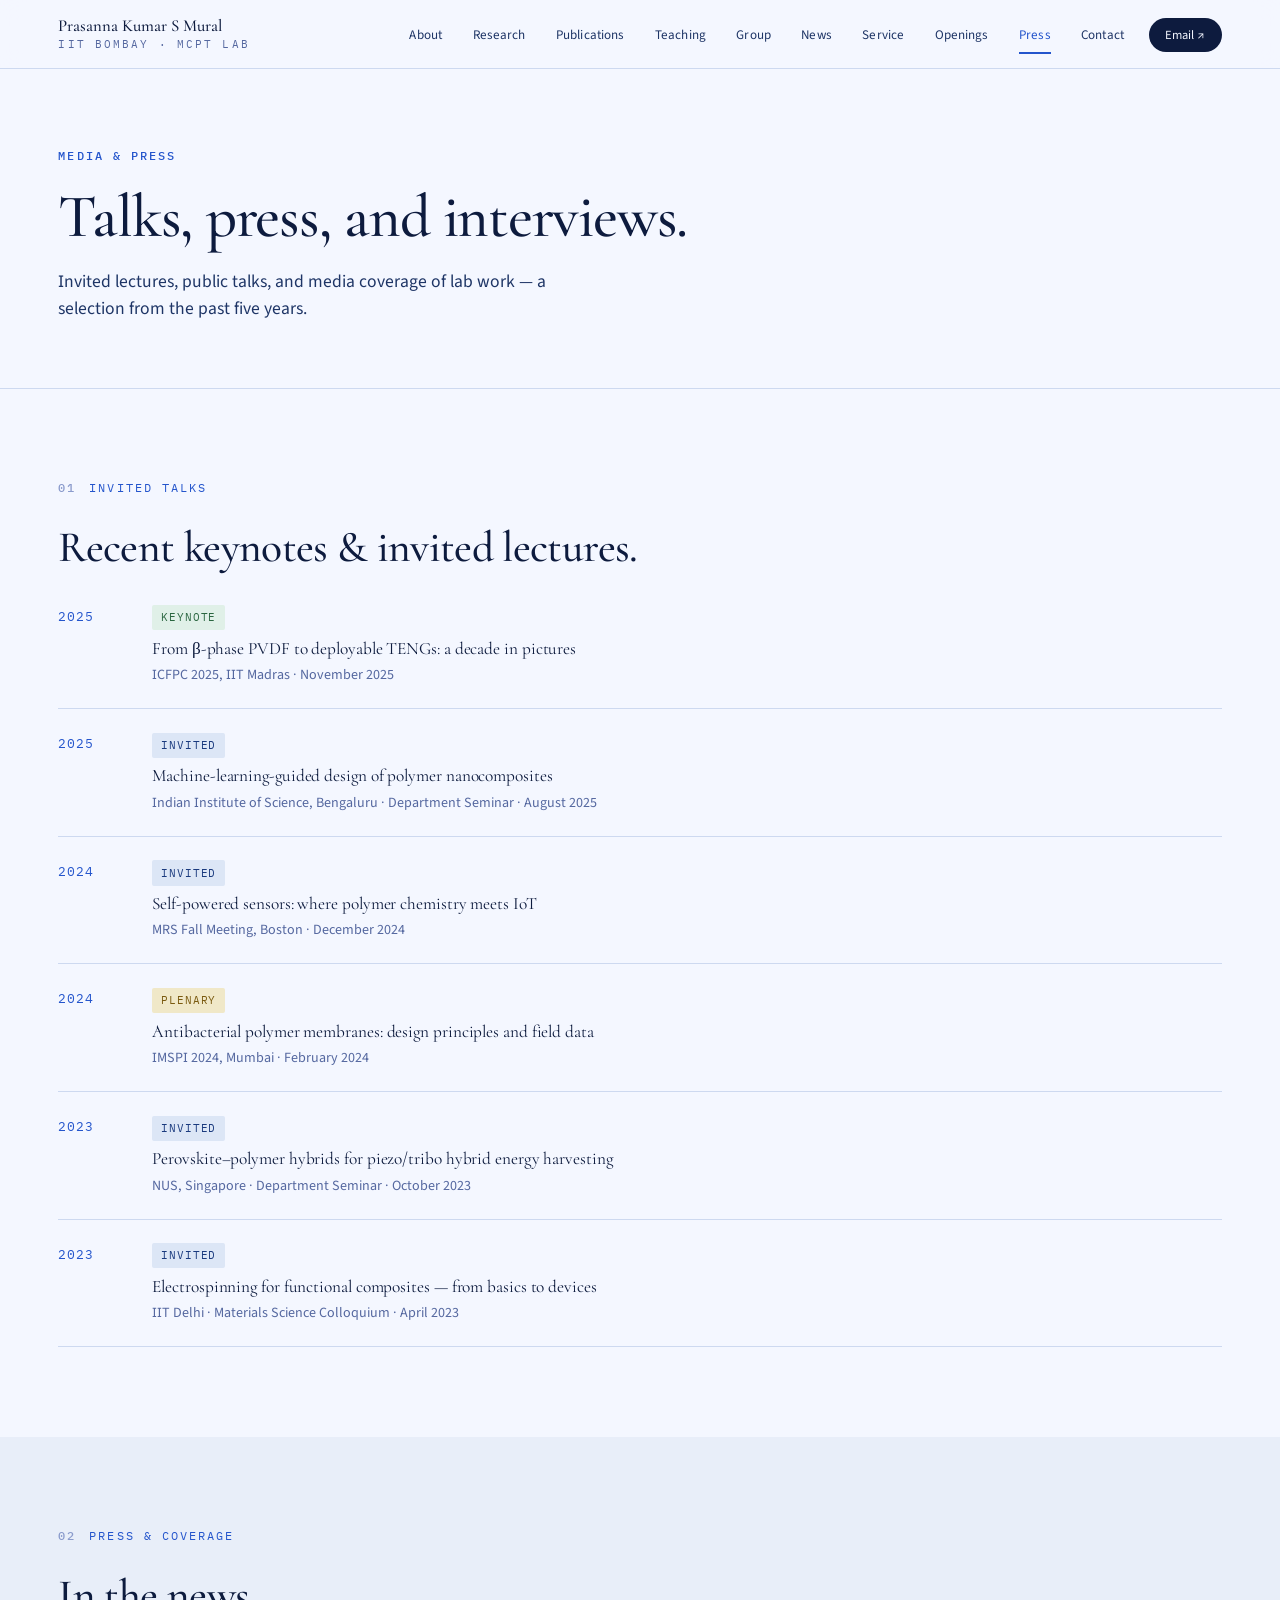
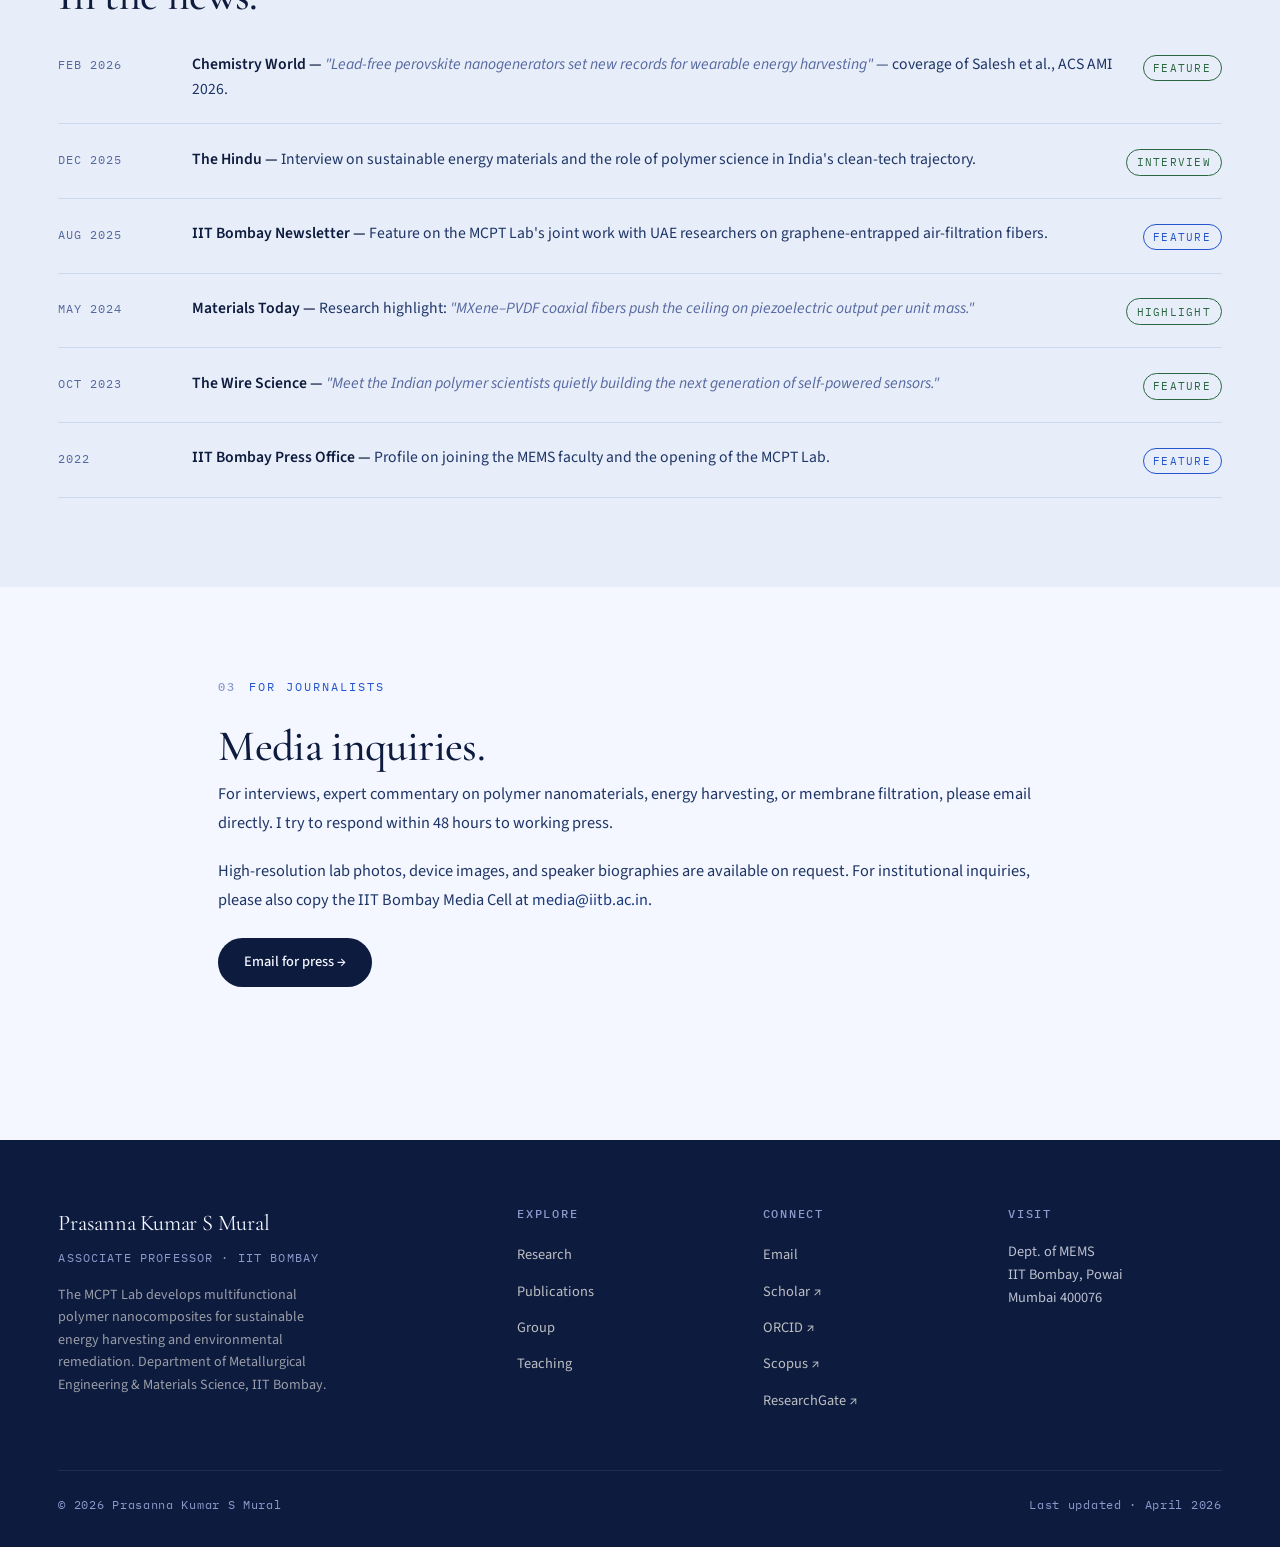
<file: media.html>
<!DOCTYPE html>
<html lang="en">
<head>
<meta charset="UTF-8">
<meta name="viewport" content="width=device-width, initial-scale=1.0">
<title>Media &amp; Press — Prasanna Kumar S Mural</title>
<link rel="preconnect" href="https://fonts.googleapis.com">
<link rel="preconnect" href="https://fonts.gstatic.com" crossorigin>
<link href="https://fonts.googleapis.com/css2?family=Cormorant+Garamond:ital,wght@0,400;0,500;0,600;0,700;1,400;1,500;1,600&family=Source+Sans+3:wght@300;400;500;600&family=IBM+Plex+Mono:wght@400;500&display=swap" rel="stylesheet">
<link rel="stylesheet" href="css/style.css">
</head>
<body>
<div id="site-nav"></div>

<header class="page-header">
  <div class="wrap">
    <div class="eyebrow">Media &amp; Press</div>
    <h1>Talks, press, and interviews.</h1>
    <p class="subtitle">Invited lectures, public talks, and media coverage of lab work — a selection from the past five years.</p>
  </div>
</header>

<section class="reveal">
  <div class="wrap">
    <div class="section-eyebrow">Invited Talks</div>
    <h2 class="section-title">Recent keynotes &amp; invited lectures.</h2>
    <ul class="event-list">
      <li class="event">
        <div class="event-year mono">2025</div>
        <div>
          <span class="event-role convenor">Keynote</span>
          <div class="event-title">From β-phase PVDF to deployable TENGs: a decade in pictures</div>
          <div class="event-venue">ICFPC 2025, IIT Madras · November 2025</div>
        </div>
      </li>
      <li class="event">
        <div class="event-year mono">2025</div>
        <div>
          <span class="event-role coord">Invited</span>
          <div class="event-title">Machine-learning-guided design of polymer nanocomposites</div>
          <div class="event-venue">Indian Institute of Science, Bengaluru · Department Seminar · August 2025</div>
        </div>
      </li>
      <li class="event">
        <div class="event-year mono">2024</div>
        <div>
          <span class="event-role coord">Invited</span>
          <div class="event-title">Self-powered sensors: where polymer chemistry meets IoT</div>
          <div class="event-venue">MRS Fall Meeting, Boston · December 2024</div>
        </div>
      </li>
      <li class="event">
        <div class="event-year mono">2024</div>
        <div>
          <span class="event-role chair">Plenary</span>
          <div class="event-title">Antibacterial polymer membranes: design principles and field data</div>
          <div class="event-venue">IMSPI 2024, Mumbai · February 2024</div>
        </div>
      </li>
      <li class="event">
        <div class="event-year mono">2023</div>
        <div>
          <span class="event-role coord">Invited</span>
          <div class="event-title">Perovskite–polymer hybrids for piezo/tribo hybrid energy harvesting</div>
          <div class="event-venue">NUS, Singapore · Department Seminar · October 2023</div>
        </div>
      </li>
      <li class="event">
        <div class="event-year mono">2023</div>
        <div>
          <span class="event-role coord">Invited</span>
          <div class="event-title">Electrospinning for functional composites — from basics to devices</div>
          <div class="event-venue">IIT Delhi · Materials Science Colloquium · April 2023</div>
        </div>
      </li>
    </ul>
  </div>
</section>

<section class="reveal" style="background:var(--paper-2);">
  <div class="wrap">
    <div class="section-eyebrow">Press &amp; Coverage</div>
    <h2 class="section-title">In the news.</h2>
    <ul class="news-list">
      <li class="news-item">
        <div class="news-date">Feb 2026</div>
        <div class="news-body"><strong>Chemistry World —</strong> <em>"Lead-free perovskite nanogenerators set new records for wearable energy harvesting"</em> — coverage of Salesh et al., ACS AMI 2026.</div>
        <div class="news-tag pub">Feature</div>
      </li>
      <li class="news-item">
        <div class="news-date">Dec 2025</div>
        <div class="news-body"><strong>The Hindu —</strong> Interview on sustainable energy materials and the role of polymer science in India's clean-tech trajectory.</div>
        <div class="news-tag pub">Interview</div>
      </li>
      <li class="news-item">
        <div class="news-date">Aug 2025</div>
        <div class="news-body"><strong>IIT Bombay Newsletter —</strong> Feature on the MCPT Lab's joint work with UAE researchers on graphene-entrapped air-filtration fibers.</div>
        <div class="news-tag">Feature</div>
      </li>
      <li class="news-item">
        <div class="news-date">May 2024</div>
        <div class="news-body"><strong>Materials Today —</strong> Research highlight: <em>"MXene–PVDF coaxial fibers push the ceiling on piezoelectric output per unit mass."</em></div>
        <div class="news-tag pub">Highlight</div>
      </li>
      <li class="news-item">
        <div class="news-date">Oct 2023</div>
        <div class="news-body"><strong>The Wire Science —</strong> <em>"Meet the Indian polymer scientists quietly building the next generation of self-powered sensors."</em></div>
        <div class="news-tag pub">Feature</div>
      </li>
      <li class="news-item">
        <div class="news-date">2022</div>
        <div class="news-body"><strong>IIT Bombay Press Office —</strong> Profile on joining the MEMS faculty and the opening of the MCPT Lab.</div>
        <div class="news-tag">Feature</div>
      </li>
    </ul>
  </div>
</section>

<section class="reveal">
  <div class="wrap-text">
    <div class="section-eyebrow">For Journalists</div>
    <h2 class="section-title">Media inquiries.</h2>
    <div class="prose">
      <p>For interviews, expert commentary on polymer nanomaterials, energy harvesting, or membrane filtration, please email directly. I try to respond within 48 hours to working press.</p>
      <p>High-resolution lab photos, device images, and speaker biographies are available on request. For institutional inquiries, please also copy the IIT Bombay Media Cell at <a href="mailto:media@iitb.ac.in">media@iitb.ac.in</a>.</p>
    </div>
    <div class="btn-group">
      <a href="mailto:prasannamural@iitb.ac.in?subject=Media%20Inquiry" class="btn">Email for press →</a>
    </div>
  </div>
</section>

<div id="site-footer"></div>
<script src="js/site.js"></script>
</body>
</html>
</file>
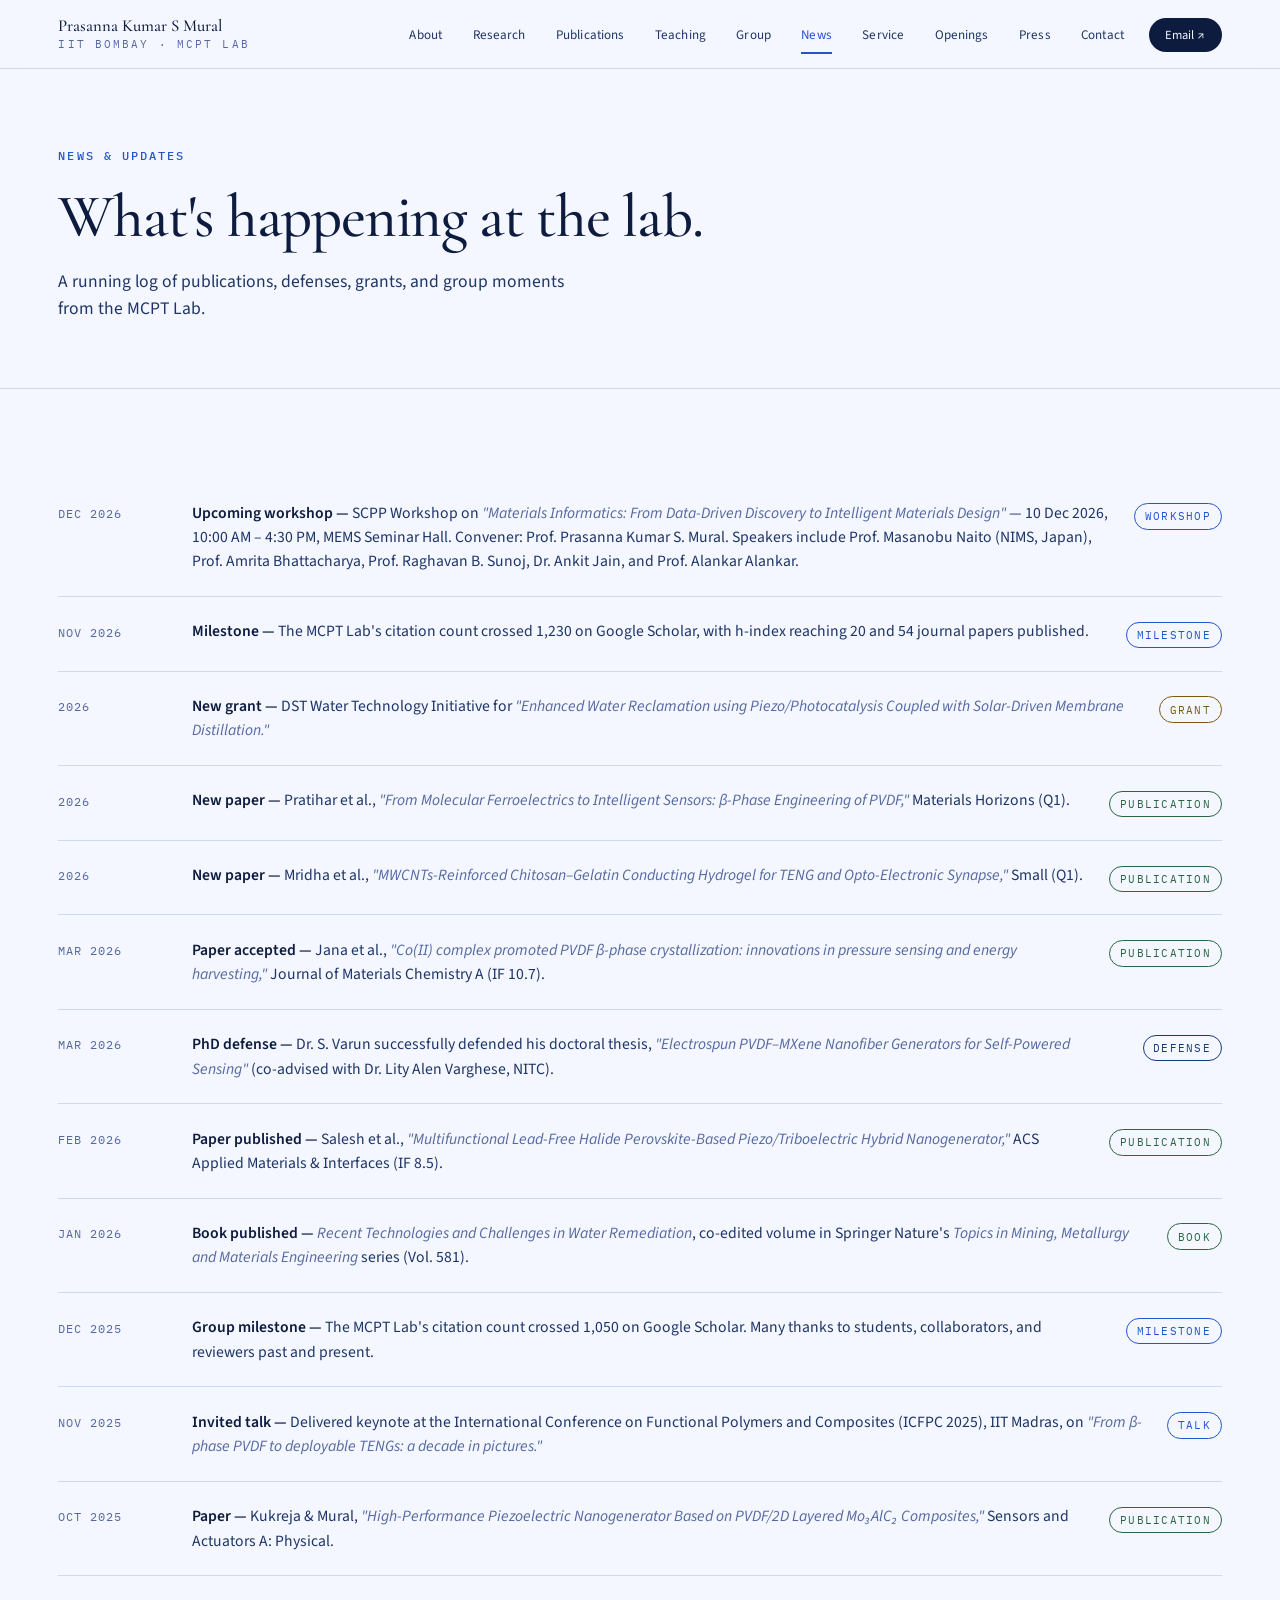
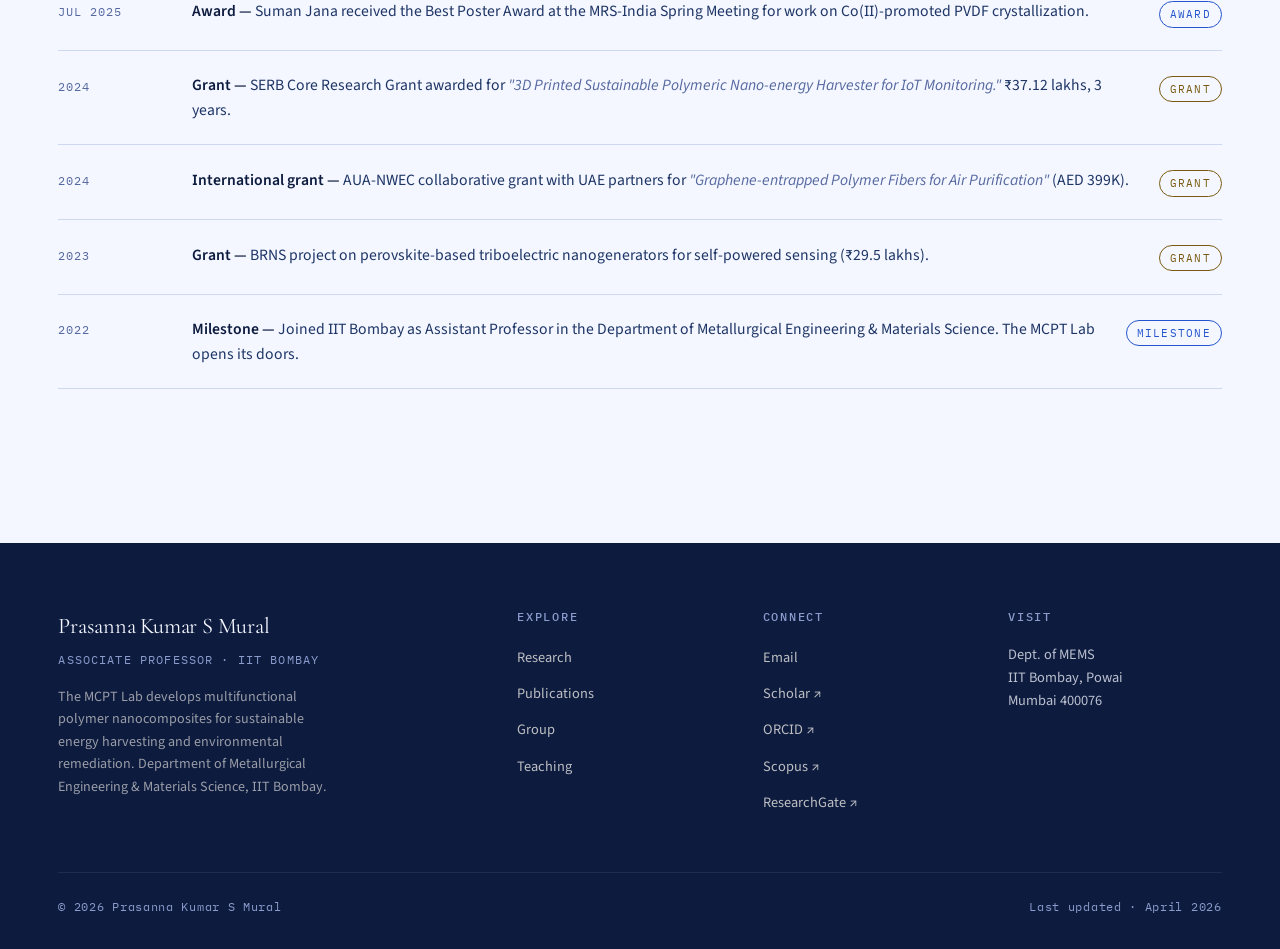
<file: news.html>
<!DOCTYPE html>
<html lang="en">
<head>
<meta charset="UTF-8">
<meta name="viewport" content="width=device-width, initial-scale=1.0">
<title>News — Prasanna Kumar S Mural</title>
<link rel="preconnect" href="https://fonts.googleapis.com">
<link rel="preconnect" href="https://fonts.gstatic.com" crossorigin>
<link href="https://fonts.googleapis.com/css2?family=Cormorant+Garamond:ital,wght@0,400;0,500;0,600;0,700;1,400;1,500;1,600&family=Source+Sans+3:wght@300;400;500;600&family=IBM+Plex+Mono:wght@400;500&display=swap" rel="stylesheet">
<link rel="stylesheet" href="css/style.css">
</head>
<body>
<div id="site-nav"></div>

<header class="page-header">
  <div class="wrap">
    <div class="eyebrow">News &amp; Updates</div>
    <h1>What's happening at the lab.</h1>
    <p class="subtitle">A running log of publications, defenses, grants, and group moments from the MCPT Lab.</p>
  </div>
</header>

<section class="reveal">
  <div class="wrap">
    <ul class="news-list">
      <li class="news-item">
        <div class="news-date">Dec 2026</div>
        <div class="news-body"><strong>Upcoming workshop —</strong> SCPP Workshop on <em>"Materials Informatics: From Data-Driven Discovery to Intelligent Materials Design"</em> — 10 Dec 2026, 10:00 AM – 4:30 PM, MEMS Seminar Hall. Convener: Prof. Prasanna Kumar S. Mural. Speakers include Prof. Masanobu Naito (NIMS, Japan), Prof. Amrita Bhattacharya, Prof. Raghavan B. Sunoj, Dr. Ankit Jain, and Prof. Alankar Alankar.</div>
        <div class="news-tag">Workshop</div>
      </li>
      <li class="news-item">
        <div class="news-date">Nov 2026</div>
        <div class="news-body"><strong>Milestone —</strong> The MCPT Lab's citation count crossed 1,230 on Google Scholar, with h-index reaching 20 and 54 journal papers published.</div>
        <div class="news-tag">Milestone</div>
      </li>
      <li class="news-item">
        <div class="news-date">2026</div>
        <div class="news-body"><strong>New grant —</strong> DST Water Technology Initiative for <em>"Enhanced Water Reclamation using Piezo/Photocatalysis Coupled with Solar-Driven Membrane Distillation."</em></div>
        <div class="news-tag grant">Grant</div>
      </li>
      <li class="news-item">
        <div class="news-date">2026</div>
        <div class="news-body"><strong>New paper —</strong> Pratihar et al., <em>"From Molecular Ferroelectrics to Intelligent Sensors: β-Phase Engineering of PVDF,"</em> Materials Horizons (Q1).</div>
        <div class="news-tag pub">Publication</div>
      </li>
      <li class="news-item">
        <div class="news-date">2026</div>
        <div class="news-body"><strong>New paper —</strong> Mridha et al., <em>"MWCNTs-Reinforced Chitosan–Gelatin Conducting Hydrogel for TENG and Opto-Electronic Synapse,"</em> Small (Q1).</div>
        <div class="news-tag pub">Publication</div>
      </li>
      <li class="news-item">
        <div class="news-date">Mar 2026</div>
        <div class="news-body"><strong>Paper accepted —</strong> Jana et al., <em>"Co(II) complex promoted PVDF β-phase crystallization: innovations in pressure sensing and energy harvesting,"</em> Journal of Materials Chemistry A (IF 10.7).</div>
        <div class="news-tag pub">Publication</div>
      </li>
      <li class="news-item">
        <div class="news-date">Mar 2026</div>
        <div class="news-body"><strong>PhD defense —</strong> Dr. S. Varun successfully defended his doctoral thesis, <em>"Electrospun PVDF–MXene Nanofiber Generators for Self-Powered Sensing"</em> (co-advised with Dr. Lity Alen Varghese, NITC).</div>
        <div class="news-tag defense">Defense</div>
      </li>
      <li class="news-item">
        <div class="news-date">Feb 2026</div>
        <div class="news-body"><strong>Paper published —</strong> Salesh et al., <em>"Multifunctional Lead-Free Halide Perovskite-Based Piezo/Triboelectric Hybrid Nanogenerator,"</em> ACS Applied Materials &amp; Interfaces (IF 8.5).</div>
        <div class="news-tag pub">Publication</div>
      </li>
      <li class="news-item">
        <div class="news-date">Jan 2026</div>
        <div class="news-body"><strong>Book published —</strong> <em>Recent Technologies and Challenges in Water Remediation</em>, co-edited volume in Springer Nature's <em>Topics in Mining, Metallurgy and Materials Engineering</em> series (Vol. 581).</div>
        <div class="news-tag pub">Book</div>
      </li>
      <li class="news-item">
        <div class="news-date">Dec 2025</div>
        <div class="news-body"><strong>Group milestone —</strong> The MCPT Lab's citation count crossed 1,050 on Google Scholar. Many thanks to students, collaborators, and reviewers past and present.</div>
        <div class="news-tag">Milestone</div>
      </li>
      <li class="news-item">
        <div class="news-date">Nov 2025</div>
        <div class="news-body"><strong>Invited talk —</strong> Delivered keynote at the International Conference on Functional Polymers and Composites (ICFPC 2025), IIT Madras, on <em>"From β-phase PVDF to deployable TENGs: a decade in pictures."</em></div>
        <div class="news-tag">Talk</div>
      </li>
      <li class="news-item">
        <div class="news-date">Oct 2025</div>
        <div class="news-body"><strong>Paper —</strong> Kukreja &amp; Mural, <em>"High-Performance Piezoelectric Nanogenerator Based on PVDF/2D Layered Mo₃AlC₂ Composites,"</em> Sensors and Actuators A: Physical.</div>
        <div class="news-tag pub">Publication</div>
      </li>
      <li class="news-item">
        <div class="news-date">Jul 2025</div>
        <div class="news-body"><strong>Award —</strong> Suman Jana received the Best Poster Award at the MRS-India Spring Meeting for work on Co(II)-promoted PVDF crystallization.</div>
        <div class="news-tag">Award</div>
      </li>
      <li class="news-item">
        <div class="news-date">2024</div>
        <div class="news-body"><strong>Grant —</strong> SERB Core Research Grant awarded for <em>"3D Printed Sustainable Polymeric Nano-energy Harvester for IoT Monitoring."</em> ₹37.12 lakhs, 3 years.</div>
        <div class="news-tag grant">Grant</div>
      </li>
      <li class="news-item">
        <div class="news-date">2024</div>
        <div class="news-body"><strong>International grant —</strong> AUA-NWEC collaborative grant with UAE partners for <em>"Graphene-entrapped Polymer Fibers for Air Purification"</em> (AED 399K).</div>
        <div class="news-tag grant">Grant</div>
      </li>
      <li class="news-item">
        <div class="news-date">2023</div>
        <div class="news-body"><strong>Grant —</strong> BRNS project on perovskite-based triboelectric nanogenerators for self-powered sensing (₹29.5 lakhs).</div>
        <div class="news-tag grant">Grant</div>
      </li>
      <li class="news-item">
        <div class="news-date">2022</div>
        <div class="news-body"><strong>Milestone —</strong> Joined IIT Bombay as Assistant Professor in the Department of Metallurgical Engineering &amp; Materials Science. The MCPT Lab opens its doors.</div>
        <div class="news-tag">Milestone</div>
      </li>
    </ul>
  </div>
</section>

<div id="site-footer"></div>
<script src="js/site.js"></script>
</body>
</html>
</file>
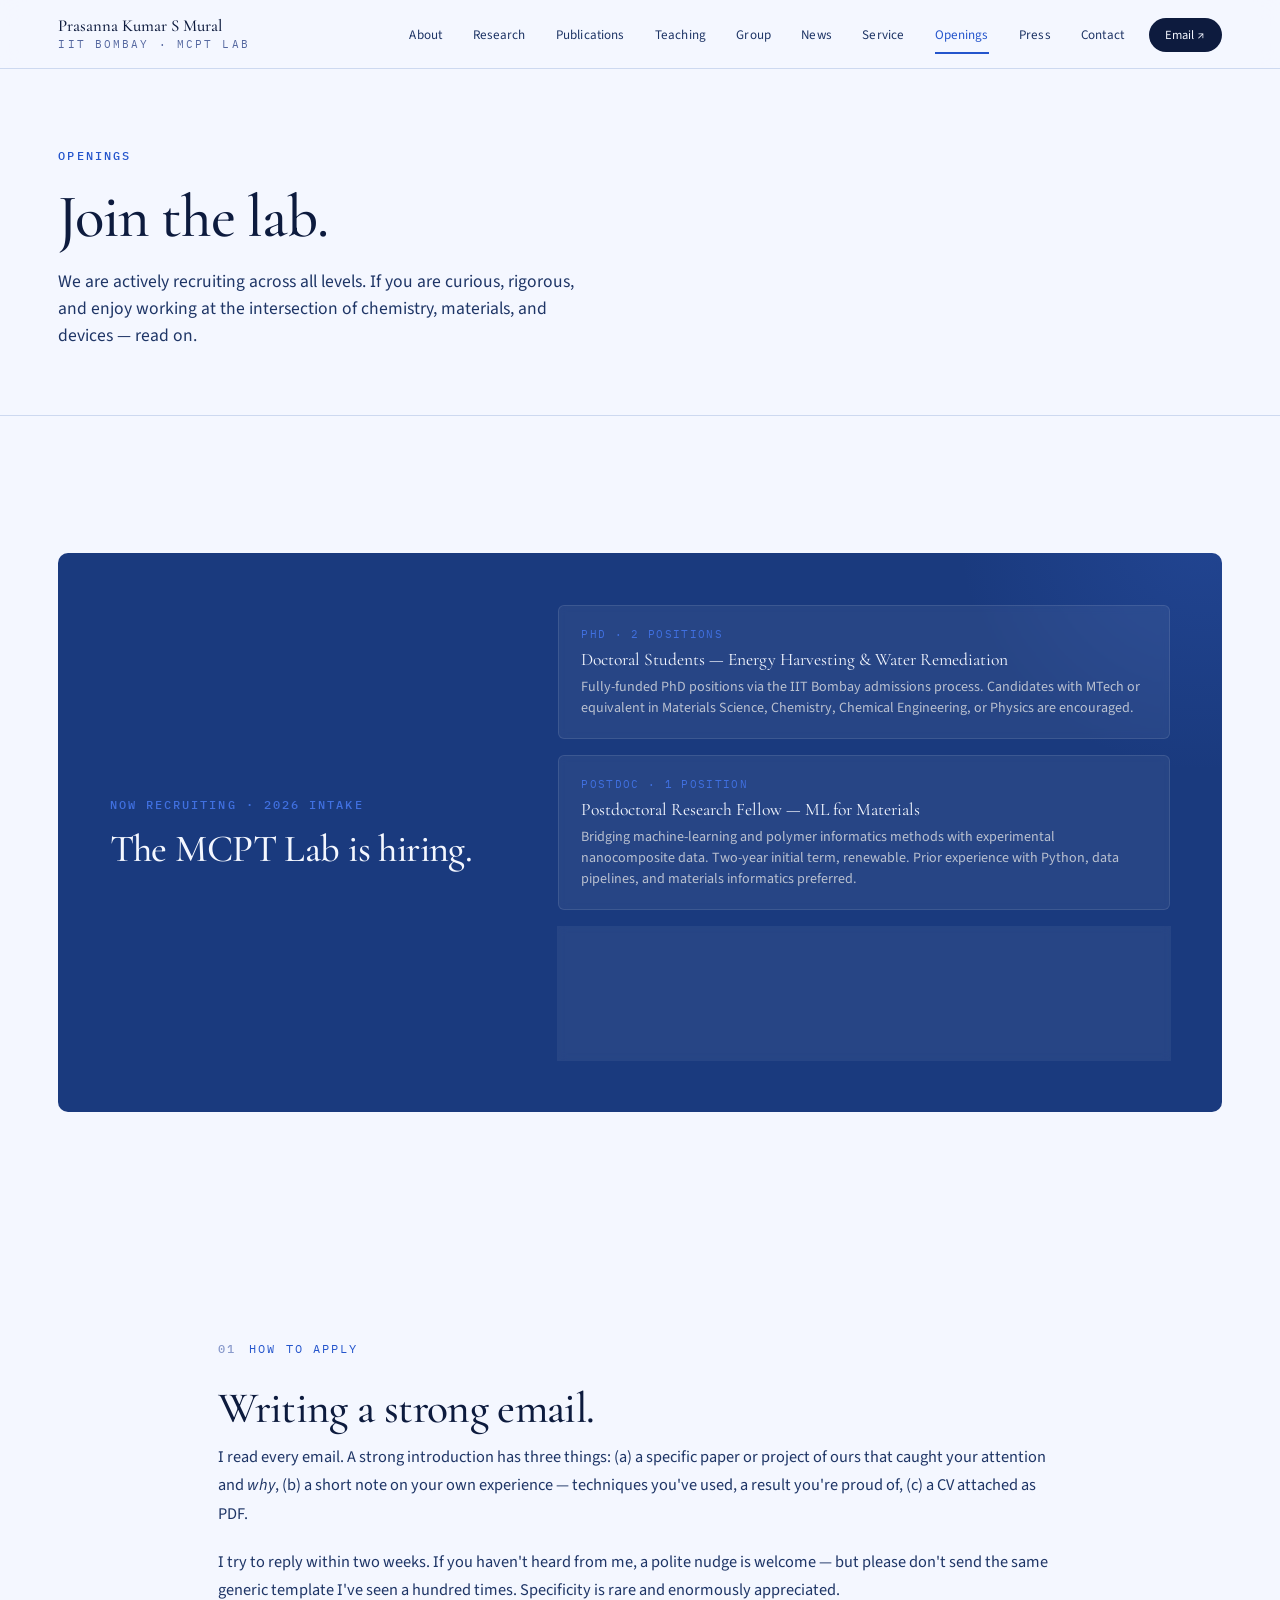
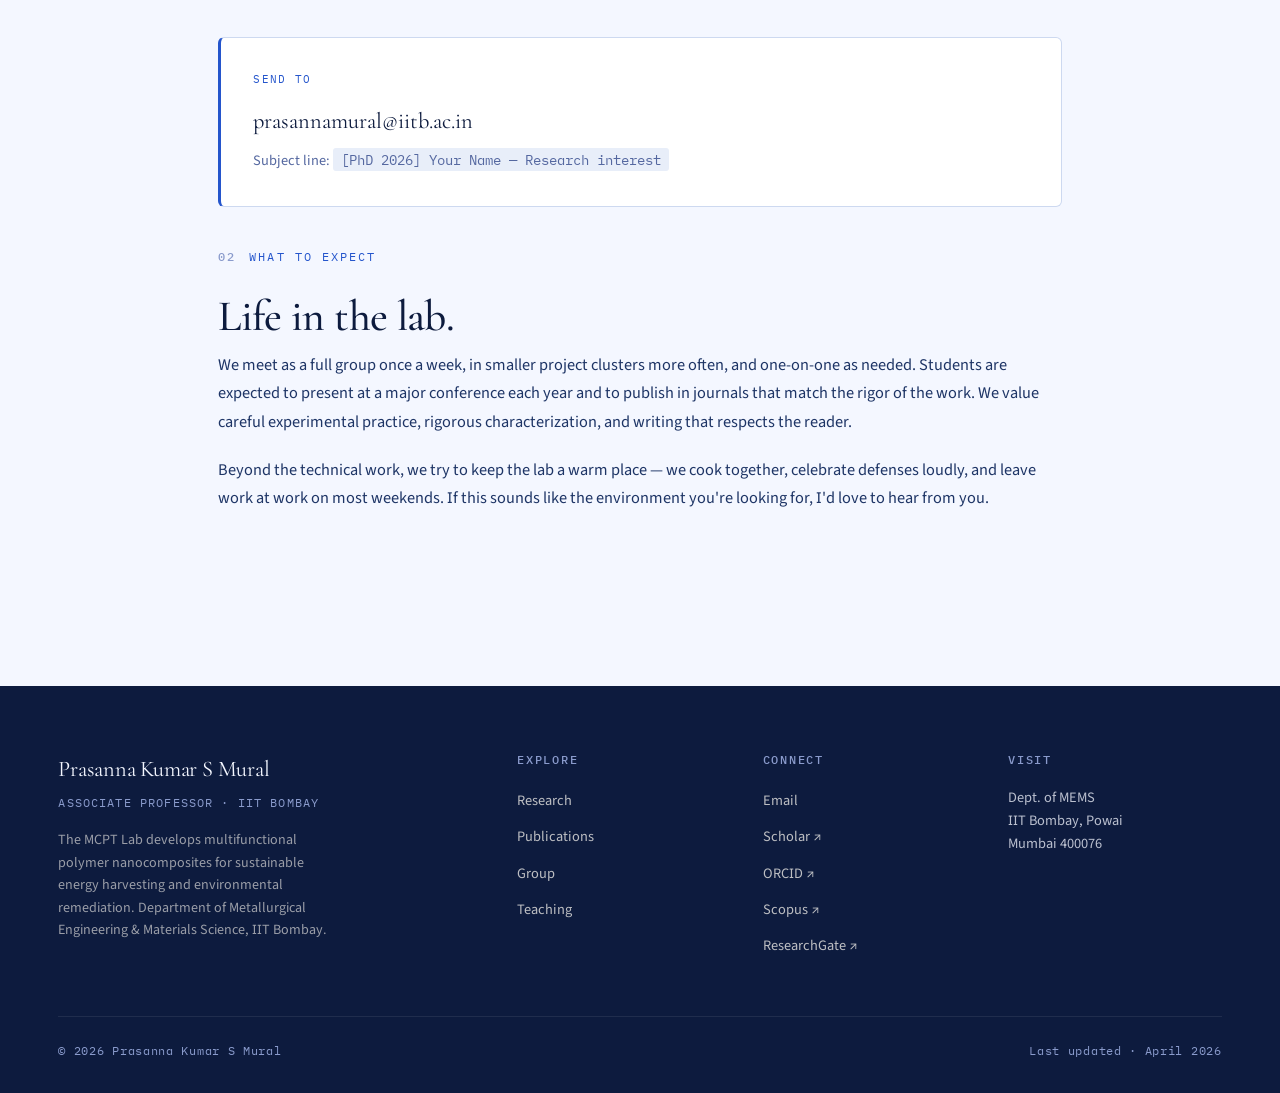
<file: openings.html>
<!DOCTYPE html>
<html lang="en">
<head>
<meta charset="UTF-8">
<meta name="viewport" content="width=device-width, initial-scale=1.0">
<title>Openings — MCPT Lab, IIT Bombay</title>
<link rel="preconnect" href="https://fonts.googleapis.com">
<link rel="preconnect" href="https://fonts.gstatic.com" crossorigin>
<link href="https://fonts.googleapis.com/css2?family=Cormorant+Garamond:ital,wght@0,400;0,500;0,600;0,700;1,400;1,500;1,600&family=Source+Sans+3:wght@300;400;500;600&family=IBM+Plex+Mono:wght@400;500&display=swap" rel="stylesheet">
<link rel="stylesheet" href="css/style.css">
</head>
<body>
<div id="site-nav"></div>

<header class="page-header">
  <div class="wrap">
    <div class="eyebrow">Openings</div>
    <h1>Join the lab.</h1>
    <p class="subtitle">We are actively recruiting across all levels. If you are curious, rigorous, and enjoy working at the intersection of chemistry, materials, and devices — read on.</p>
  </div>
</header>

<section class="reveal">
  <div class="wrap">
    <div class="openings-box">
      <div style="position:relative;z-index:1;">
        <div class="eyebrow">Now Recruiting · 2026 Intake</div>
        <h2>The MCPT Lab is hiring.</h2>
      </div>
      <div class="openings-list">
        <div class="opening-item">
          <div class="opening-type">PhD · 2 positions</div>
          <div class="opening-title">Doctoral Students — Energy Harvesting &amp; Water Remediation</div>
          <div class="opening-desc">Fully-funded PhD positions via the IIT Bombay admissions process. Candidates with MTech or equivalent in Materials Science, Chemistry, Chemical Engineering, or Physics are encouraged.</div>
        </div>
        <div class="opening-item">
          <div class="opening-type">Postdoc · 1 position</div>
          <div class="opening-title">Postdoctoral Research Fellow — ML for Materials</div>
          <div class="opening-desc">Bridging machine-learning and polymer informatics methods with experimental nanocomposite data. Two-year initial term, renewable. Prior experience with Python, data pipelines, and materials informatics preferred.</div>
        </div>
        <div class="opening-item">
          <div class="opening-type">Project Staff · Rolling</div>
          <div class="opening-title">Junior Research Fellows (JRF/SRF)</div>
          <div class="opening-desc">Short-term positions tied to specific funded projects (SERB, DST). Positions are announced on IIT Bombay recruitment portal and this page when open.</div>
        </div>
      </div>
    </div>
  </div>
</section>

<section class="reveal">
  <div class="wrap-text">
    <div class="section-eyebrow">How to Apply</div>
    <h2 class="section-title">Writing a strong email.</h2>
    <div class="prose">
      <p>I read every email. A strong introduction has three things: (a) a specific paper or project of ours that caught your attention and <em>why</em>, (b) a short note on your own experience — techniques you've used, a result you're proud of, (c) a CV attached as PDF.</p>
      <p>I try to reply within two weeks. If you haven't heard from me, a polite nudge is welcome — but please don't send the same generic template I've seen a hundred times. Specificity is rare and enormously appreciated.</p>
    </div>

    <div class="card" style="padding:2rem;margin:2rem 0;border-left:3px solid var(--rust);">
      <div style="font-family:var(--f-mono);font-size:0.7rem;color:var(--rust);letter-spacing:0.12em;text-transform:uppercase;margin-bottom:0.8rem;">Send to</div>
      <div style="font-family:var(--f-display);font-size:1.4rem;color:var(--ink);margin-bottom:0.5rem;">prasannamural@iitb.ac.in</div>
      <div style="font-size:0.9rem;color:var(--mute);">Subject line: <span class="mono" style="background:var(--paper-2);padding:2px 8px;border-radius:3px;">[PhD 2026] Your Name — Research interest</span></div>
    </div>

    <div class="section-eyebrow" style="margin-top:2.5rem;">What to expect</div>
    <h2 class="section-title">Life in the lab.</h2>
    <div class="prose">
      <p>We meet as a full group once a week, in smaller project clusters more often, and one-on-one as needed. Students are expected to present at a major conference each year and to publish in journals that match the rigor of the work. We value careful experimental practice, rigorous characterization, and writing that respects the reader.</p>
      <p>Beyond the technical work, we try to keep the lab a warm place — we cook together, celebrate defenses loudly, and leave work at work on most weekends. If this sounds like the environment you're looking for, I'd love to hear from you.</p>
    </div>
  </div>
</section>

<div id="site-footer"></div>
<script src="js/site.js"></script>
</body>
</html>
</file>
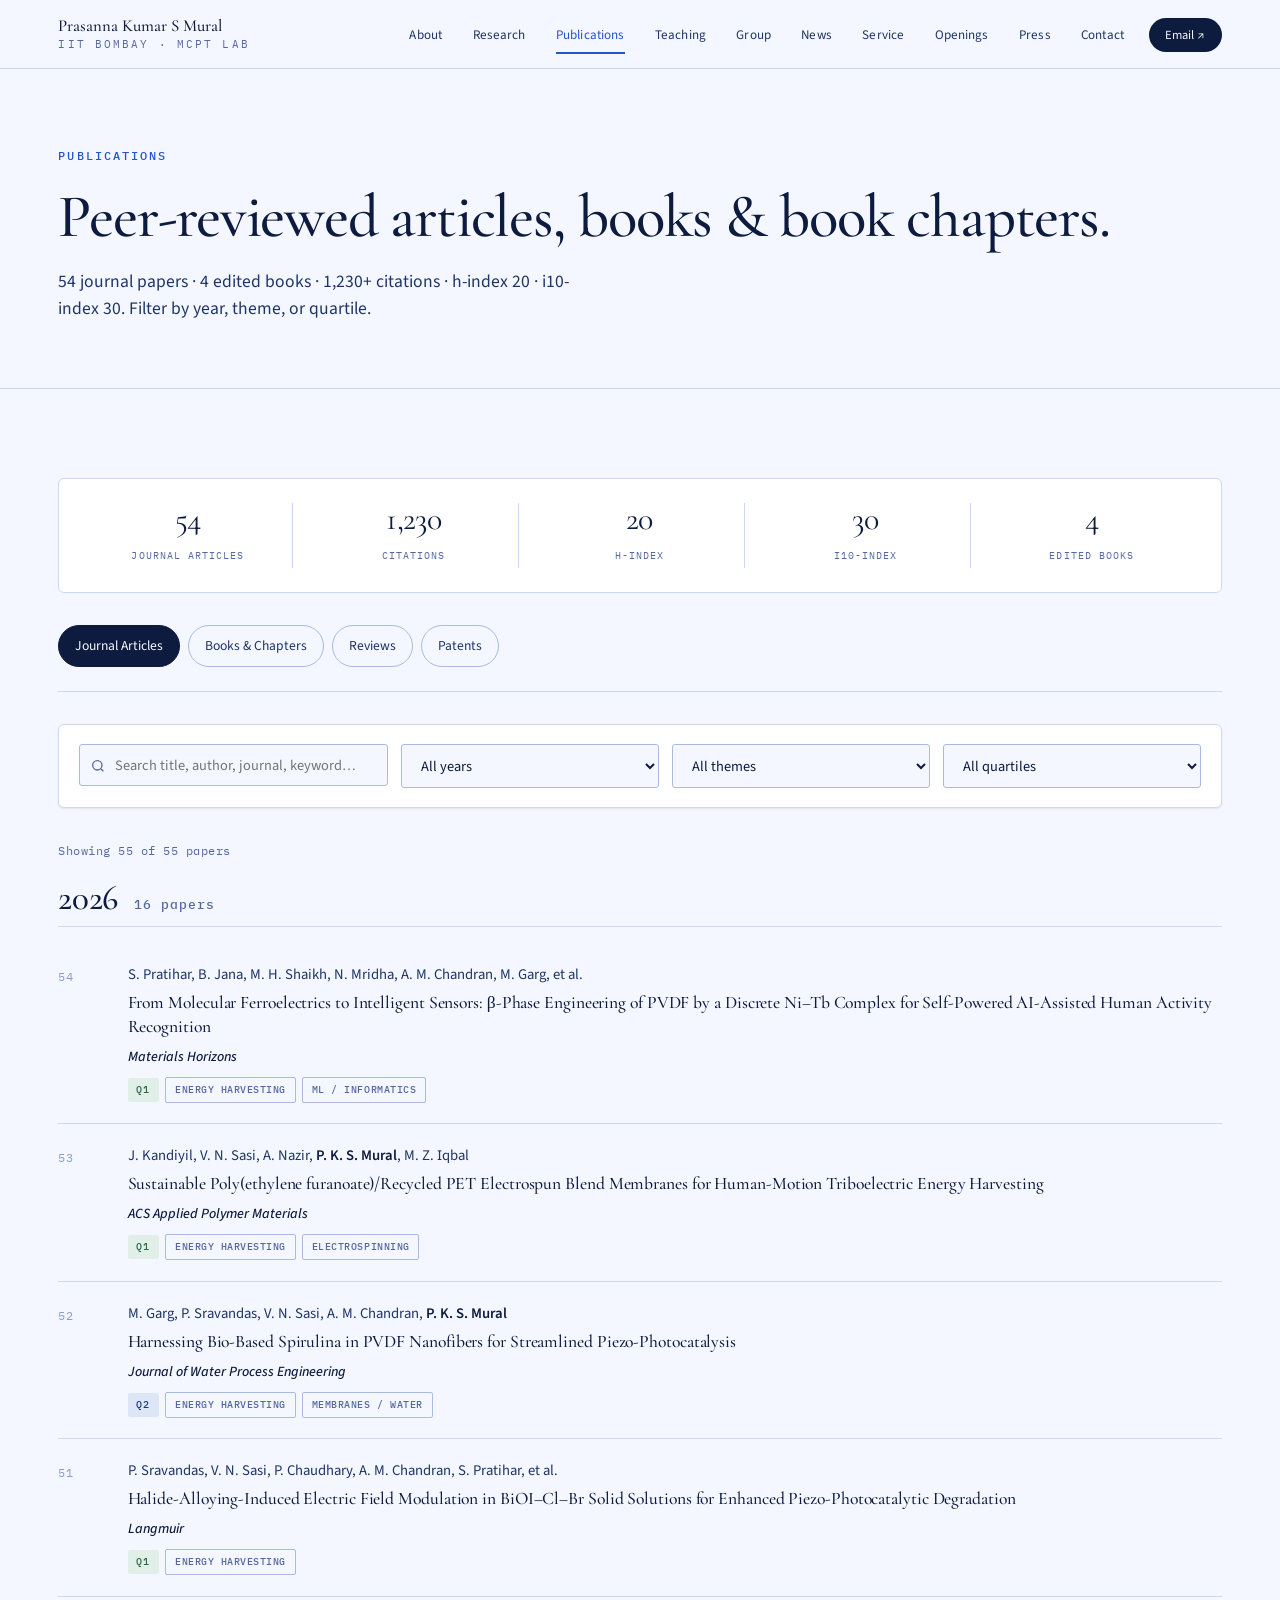
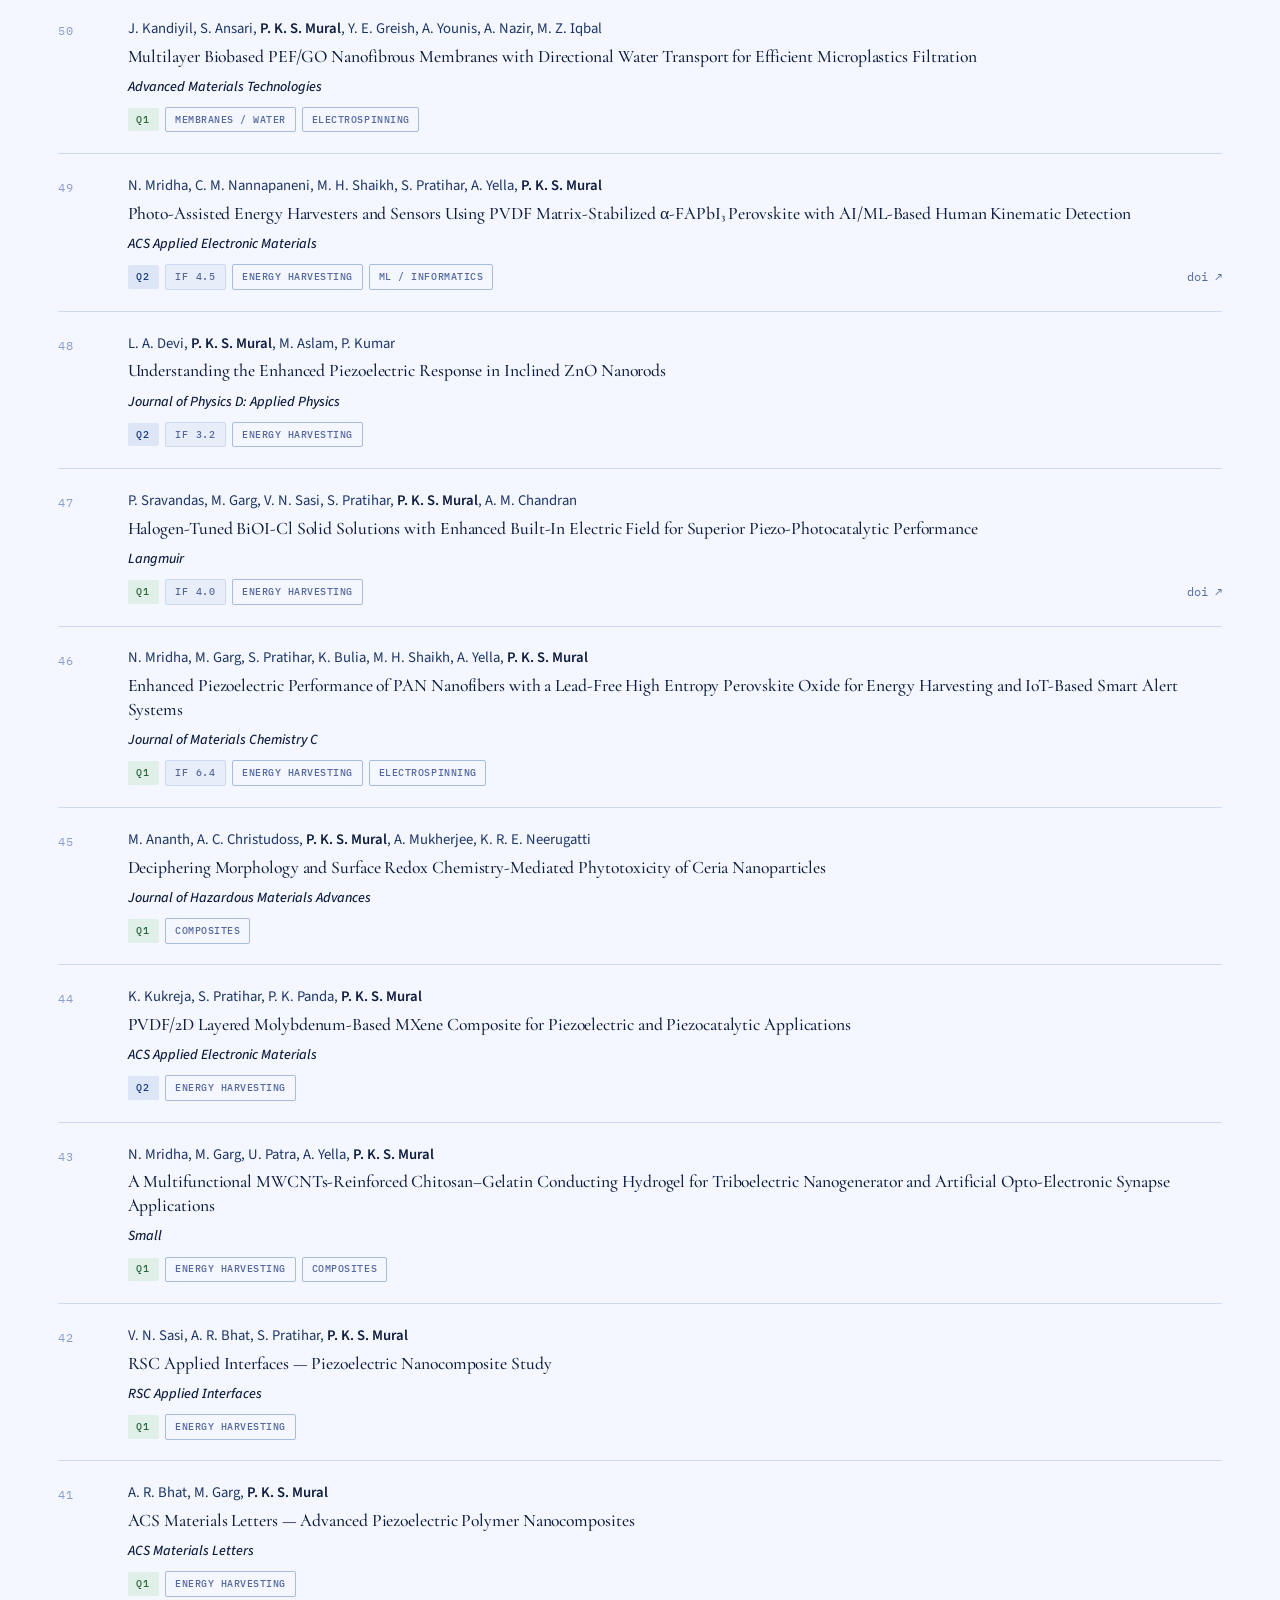
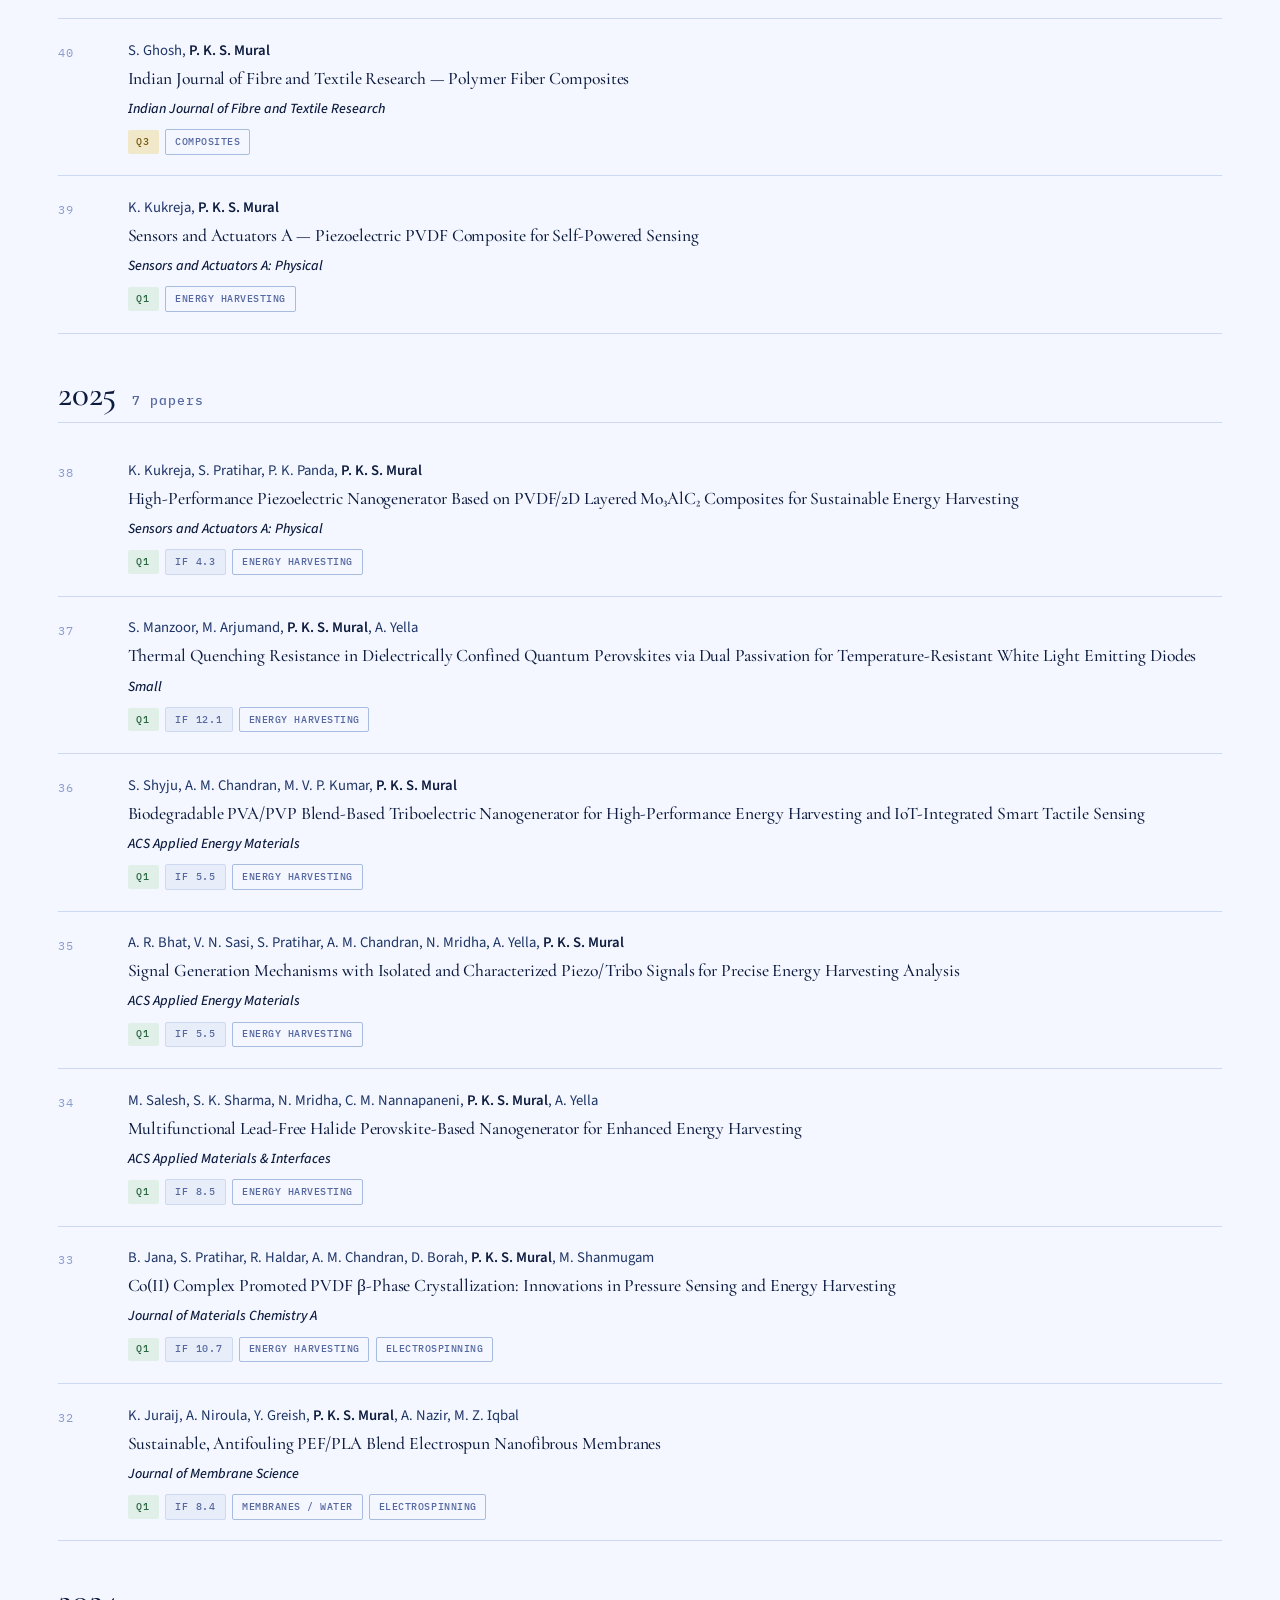
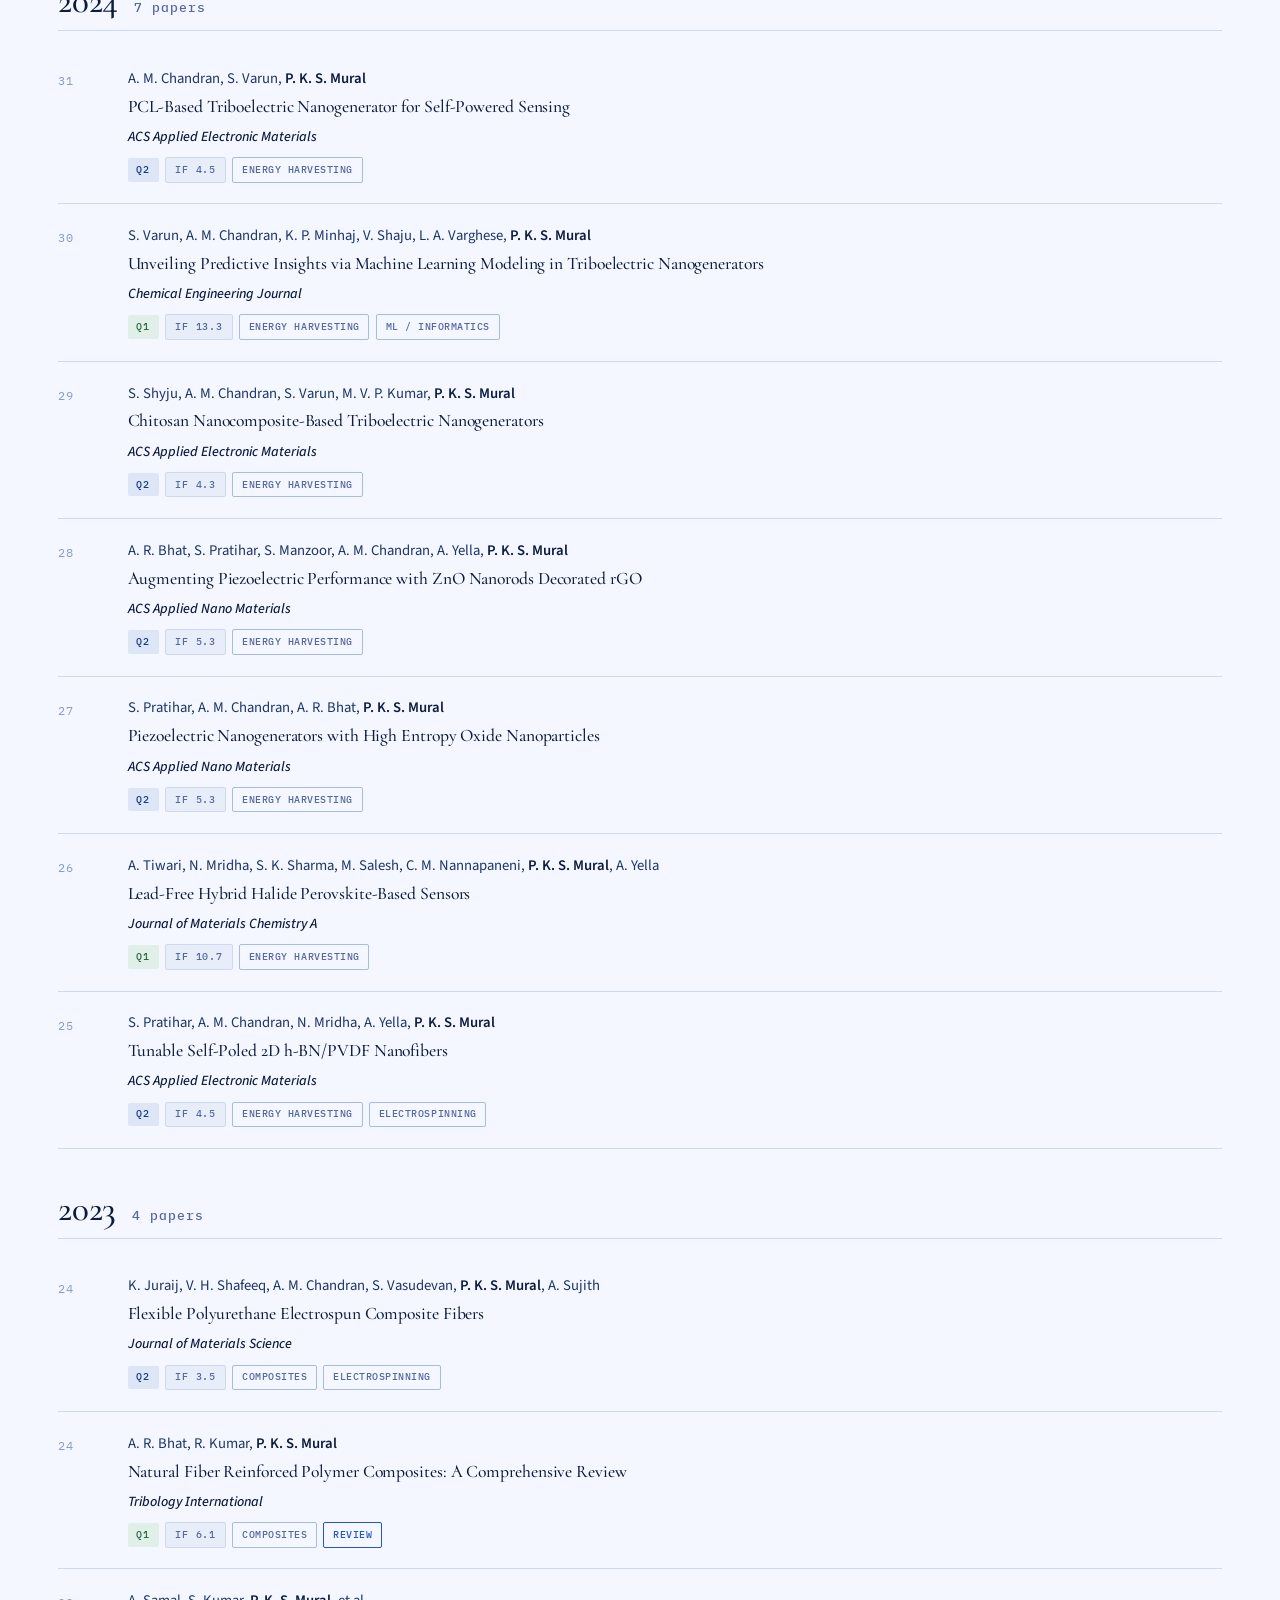
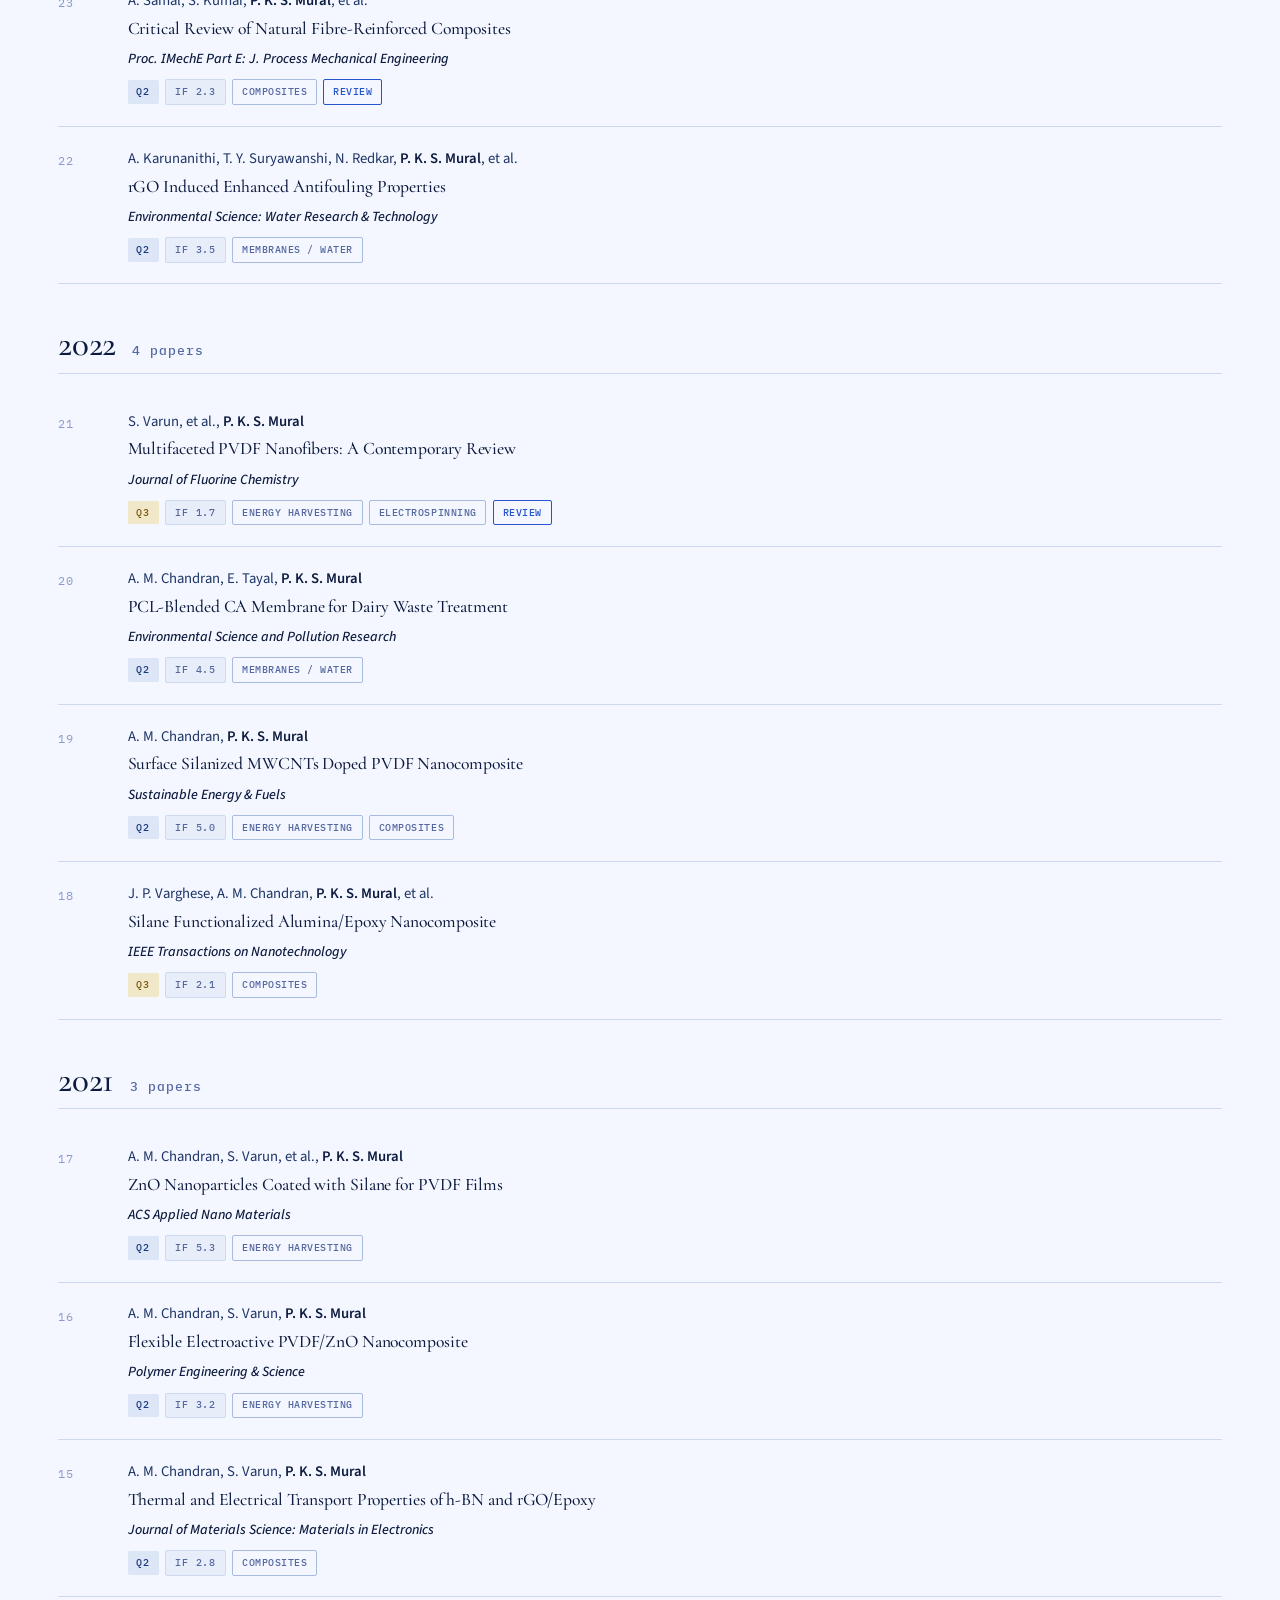
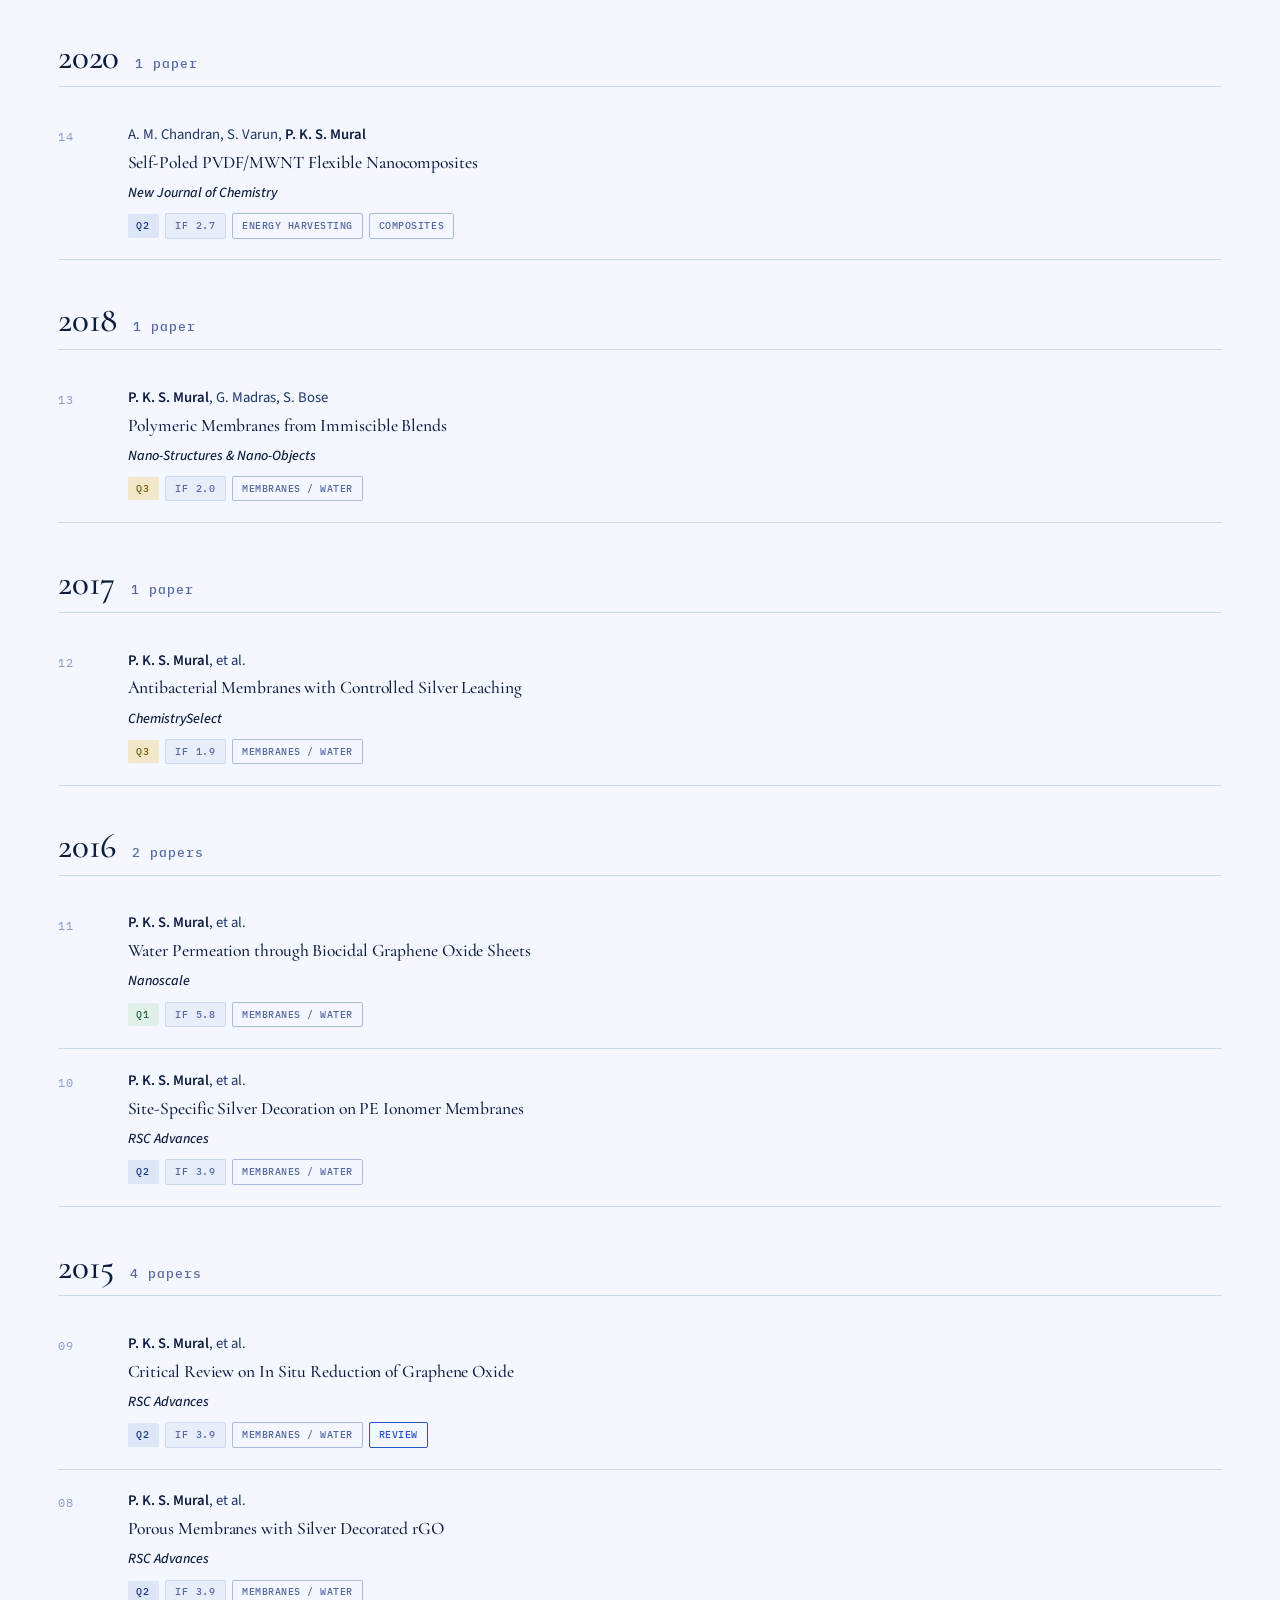
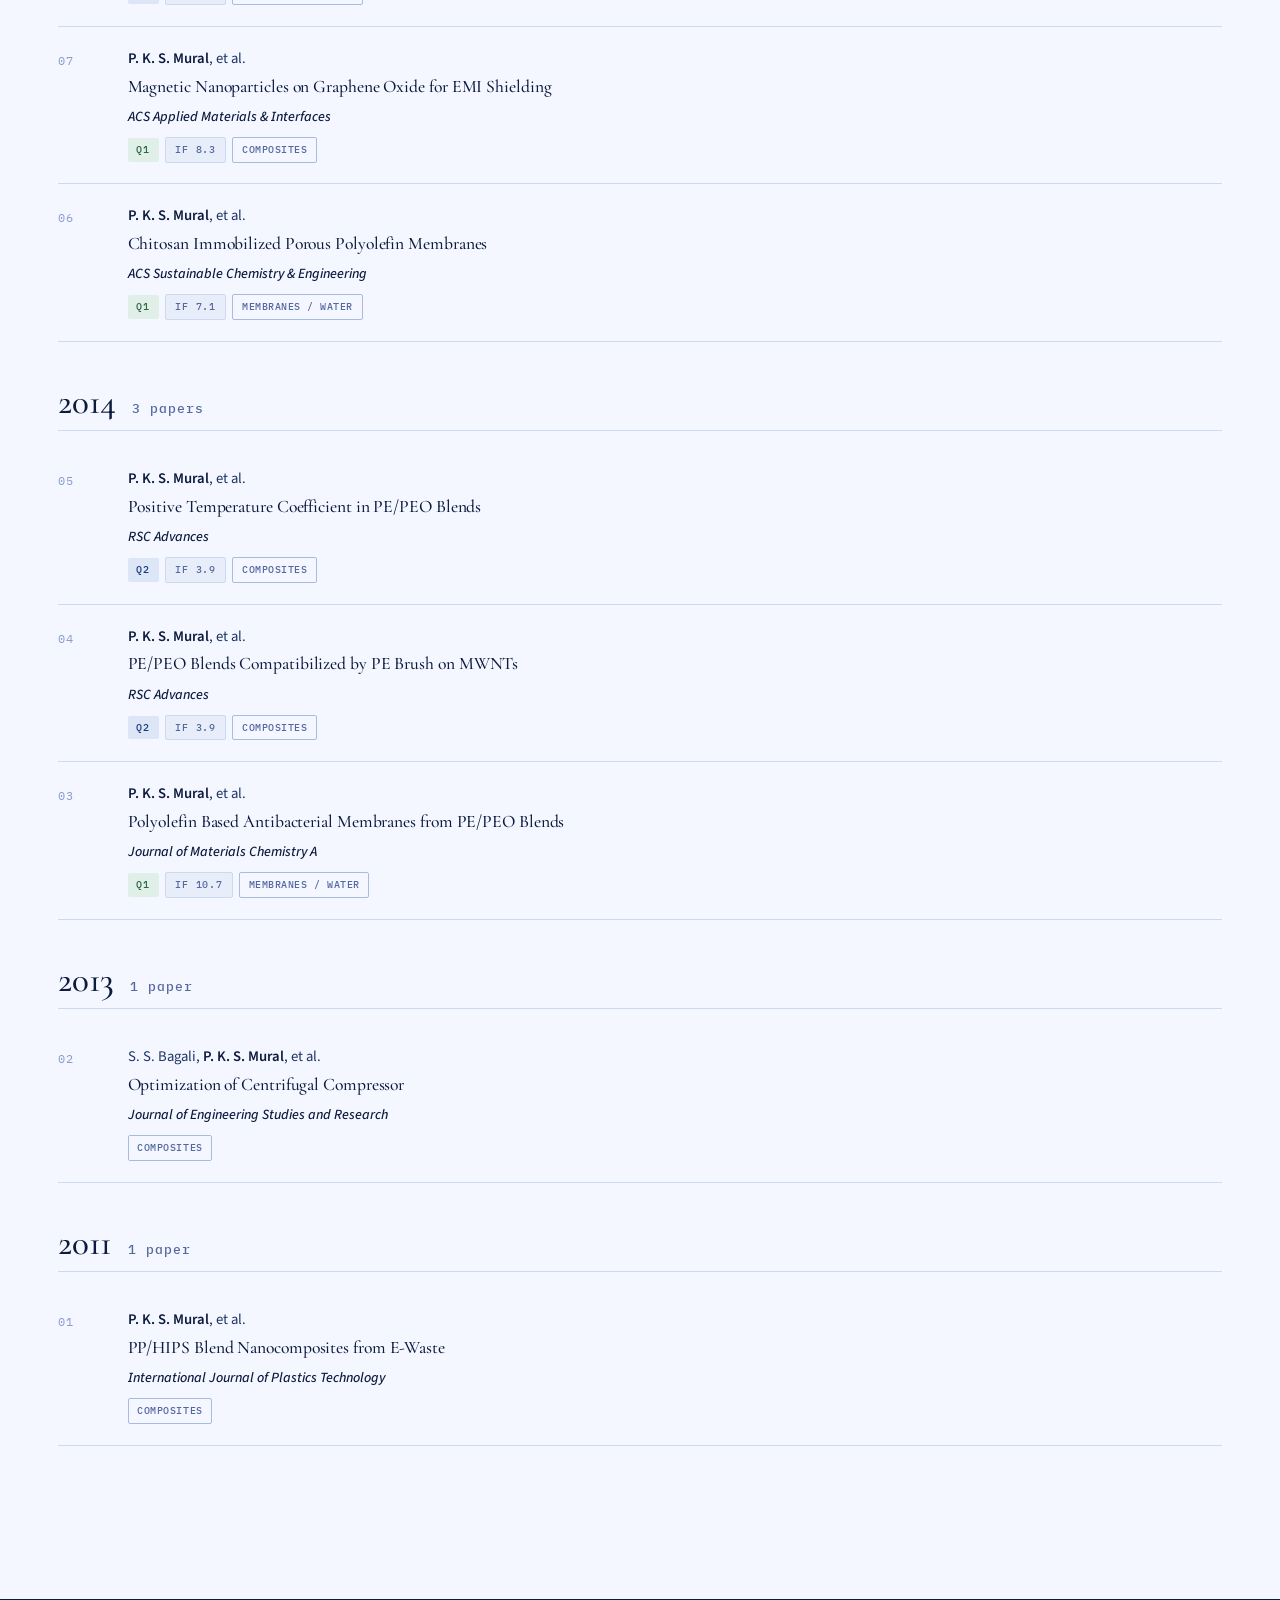
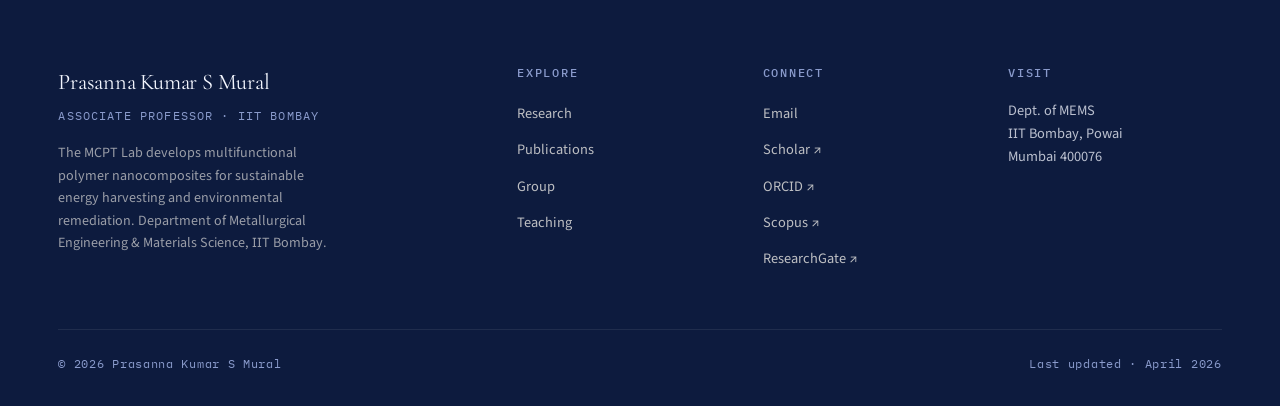
<file: publications.html>
<!DOCTYPE html>
<html lang="en">
<head>
<meta charset="UTF-8">
<meta name="viewport" content="width=device-width, initial-scale=1.0">
<title>Publications — Prasanna Kumar S Mural</title>
<link rel="preconnect" href="https://fonts.googleapis.com">
<link rel="preconnect" href="https://fonts.gstatic.com" crossorigin>
<link href="https://fonts.googleapis.com/css2?family=Cormorant+Garamond:ital,wght@0,400;0,500;0,600;0,700;1,400;1,500;1,600&family=Source+Sans+3:wght@300;400;500;600&family=IBM+Plex+Mono:wght@400;500&display=swap" rel="stylesheet">
<link rel="stylesheet" href="css/style.css">
</head>
<body>
<div id="site-nav"></div>

<header class="page-header">
  <div class="wrap">
    <div class="eyebrow">Publications</div>
    <h1>Peer-reviewed articles, books &amp; book chapters.</h1>
    <p class="subtitle">54 journal papers · 4 edited books · 1,230+ citations · h-index 20 · i10-index 30. Filter by year, theme, or quartile.</p>
  </div>
</header>

<section class="reveal">
  <div class="wrap">

    <div class="pub-stats">
      <div class="pub-stat"><span class="pub-stat-num">54</span><span class="pub-stat-label">Journal articles</span></div>
      <div class="pub-stat"><span class="pub-stat-num">1,230</span><span class="pub-stat-label">Citations</span></div>
      <div class="pub-stat"><span class="pub-stat-num">20</span><span class="pub-stat-label">h-index</span></div>
      <div class="pub-stat"><span class="pub-stat-num">30</span><span class="pub-stat-label">i10-index</span></div>
      <div class="pub-stat"><span class="pub-stat-num">4</span><span class="pub-stat-label">Edited books</span></div>
    </div>

    <div class="pub-nav">
      <a href="#journal" class="active" data-tab="journal">Journal Articles</a>
      <a href="#books" data-tab="books">Books &amp; Chapters</a>
      <a href="#review" data-tab="review">Reviews</a>
      <a href="#patents" data-tab="patents">Patents</a>
    </div>

    <div id="tab-journal">
      <div class="pub-controls">
        <div class="pub-search">
          <svg viewBox="0 0 24 24" fill="none" stroke="currentColor" stroke-width="2"><circle cx="11" cy="11" r="7"/><path d="m20 20-3.5-3.5"/></svg>
          <input id="pubSearch" type="text" placeholder="Search title, author, journal, keyword…">
        </div>
        <select id="filterYear"><option value="">All years</option></select>
        <select id="filterTheme">
          <option value="">All themes</option>
          <option value="energy">Energy Harvesting</option>
          <option value="membrane">Membranes / Water</option>
          <option value="composite">Composites / Smart Materials</option>
          <option value="electrospin">Electrospinning</option>
          <option value="ml">ML / Polymer Informatics</option>
        </select>
        <select id="filterQ">
          <option value="">All quartiles</option>
          <option value="Q1">Q1 only</option>
          <option value="Q2">Q2 only</option>
          <option value="Q3">Q3 only</option>
        </select>
      </div>
      <div class="pub-result-count mono" id="resultCount">Showing 54 of 54 papers</div>
      <div id="pubList"></div>
      <div id="emptyState" style="display:none;padding:3rem 1rem;text-align:center;color:var(--mute);font-family:var(--f-mono);font-size:0.9rem;border:1px dashed var(--line-strong);border-radius:var(--r-md);">
        No papers match your filters. <a href="#" onclick="clearFilters();return false;" style="color:var(--rust);border-bottom:1px solid var(--rust);">Clear filters</a>
      </div>
    </div>

    <div id="tab-books" style="display:none;">
      <div class="sub-heading">Books Edited · 4 volumes</div>
      <div class="book-entry">
        <div class="pub-num mono">B.04</div>
        <div>
          <div class="book-title"><em>Recent Technologies and Challenges in Water Remediation</em></div>
          <div class="pub-authors">S. Shukla, S. Saxena, <strong>P. K. S. Mural</strong> (Eds.)</div>
          <div class="book-details">Springer Nature · Topics in Mining, Metallurgy and Materials Engineering · Vol. 581 · 2025</div>
        </div>
      </div>
      <div class="book-entry">
        <div class="pub-num mono">B.03</div>
        <div>
          <div class="book-title"><em>Emerging Materials and Technologies in Water Remediation and Sensing</em></div>
          <div class="pub-authors">S. Saxena, S. Shukla, <strong>P. K. S. Mural</strong> (Eds.)</div>
          <div class="book-details">Springer Nature · Vol. 439 · 2023</div>
        </div>
      </div>
      <div class="book-entry">
        <div class="pub-num mono">B.02</div>
        <div>
          <div class="book-title"><em>Nano-Enabled Technologies for Water Remediation</em></div>
          <div class="pub-authors">N. J. Kaleekkal, <strong>P. K. S. Mural</strong>, S. Vigneswaran (Eds.)</div>
          <div class="book-details">Elsevier · 2022</div>
        </div>
      </div>
      <div class="book-entry">
        <div class="pub-num mono">B.01</div>
        <div>
          <div class="book-title"><em>Sustainable Technologies for Water and Wastewater Treatment</em></div>
          <div class="pub-authors">N. J. Kaleekkal, <strong>P. K. S. Mural</strong>, S. Vigneswaran, U. Ghosh (Eds.)</div>
          <div class="book-details">CRC Press · 2021</div>
        </div>
      </div>

      <div class="sub-heading" style="margin-top:3rem;">Book Chapters · 13 entries</div>
      <div class="book-entry">
        <div class="pub-num mono">C.13</div>
        <div>
          <div class="book-title">3D-Printed Polymer Composites for Thermal Energy Storage</div>
          <div class="pub-authors">S. Viswanathan, C. S. Mathew, S. Sreelakshmi, <strong>P. K. S. Mural</strong>, A. M. Chandran</div>
          <div class="book-details">In: <em>Additive Manufacturing of Polymer Composites</em> · pp. 653–695 · 2027</div>
        </div>
      </div>
      <div class="book-entry">
        <div class="pub-num mono">C.12</div>
        <div>
          <div class="book-title">Additively Manufactured Polymer Composites for Wearable Sensors</div>
          <div class="pub-authors">V. N. Sasi, M. Garg, A. M. Chandran, S. Pratihar, <strong>P. K. S. Mural</strong></div>
          <div class="book-details">In: <em>Additive Manufacturing of Polymer Composites</em> · pp. 509–554 · 2027</div>
        </div>
      </div>
      <div class="book-entry">
        <div class="pub-num mono">C.11</div>
        <div>
          <div class="book-title">Field Assisted Additive Manufacturing of Polymer Composites</div>
          <div class="pub-authors">M. Garg, V. N. Sasi, <strong>P. K. S. Mural</strong></div>
          <div class="book-details">In: <em>Additive Manufacturing of Polymer Composites</em> · pp. 279–323 · 2027</div>
        </div>
      </div>
      <div class="book-entry">
        <div class="pub-num mono">C.10</div>
        <div>
          <div class="book-title">Piezoelectric Polymer Composites for Tribo and Piezoelectric Energy Harvesting Applications</div>
          <div class="pub-authors">A. R. Bhat, A. M. Chandran, <strong>P. K. S. Mural</strong></div>
          <div class="book-details">In: <em>Electroactive Polymer-Based Smart Materials and Applications</em> · pp. 125–157 · 2026</div>
        </div>
      </div>
      <div class="book-entry">
        <div class="pub-num mono">C.09</div>
        <div>
          <div class="book-title">Structural, Chemical, and Electrical Properties of Dielectric Polymers</div>
          <div class="pub-authors">R. Nisthala, A. R. Bhat, E. Jagtiani, L. Somappa, <strong>P. K. S. Mural</strong></div>
          <div class="book-details">In: <em>Electroactive Polymer-Based Smart Materials and Applications</em> · pp. 39–58 · 2026</div>
        </div>
      </div>
      <div class="book-entry">
        <div class="pub-num mono">C.08</div>
        <div>
          <div class="book-title">Bioenergy Recovery from Industrial Wastewater</div>
          <div class="pub-authors">V. Selvaraj, <strong>P. K. S. Mural</strong>; et al.</div>
          <div class="book-details">2024</div>
        </div>
      </div>
      <div class="book-entry">
        <div class="pub-num mono">C.07</div>
        <div>
          <div class="book-title">Fabrication Methods of Fluoropolymer Nanocomposites</div>
          <div class="pub-authors">A. M. Chandran; et al.</div>
          <div class="book-details">In: <em>Advanced Fluoropolymer Nanocomposites</em>, Woodhead · pp. 121–153 · 2023</div>
        </div>
      </div>
      <div class="book-entry">
        <div class="pub-num mono">C.06</div>
        <div>
          <div class="book-title">Conductivity Studies of Fluoropolymer Nanocomposites</div>
          <div class="pub-authors">A. M. Chandran; et al.</div>
          <div class="book-details">In: <em>Advanced Fluoropolymer Nanocomposites</em>, Woodhead · pp. 181–211 · 2023</div>
        </div>
      </div>
      <div class="book-entry">
        <div class="pub-num mono">C.05</div>
        <div>
          <div class="book-title">MD Simulations of Fluoropolymer Nanocomposites</div>
          <div class="pub-authors">S. Varun; et al.</div>
          <div class="book-details">In: <em>Advanced Fluoropolymer Nanocomposites</em>, Woodhead · pp. 787–807 · 2023</div>
        </div>
      </div>
      <div class="book-entry">
        <div class="pub-num mono">C.04</div>
        <div>
          <div class="book-title">Biofouling Detection and Nano-Enabled Mitigation</div>
          <div class="pub-authors">P. K. Samantaray, <strong>P. K. S. Mural</strong></div>
          <div class="book-details">In: <em>Nano-Enabled Technologies</em>, Elsevier · pp. 39–69 · 2022</div>
        </div>
      </div>
      <div class="book-entry">
        <div class="pub-num mono">C.03</div>
        <div>
          <div class="book-title">Applications of Electrospun Membranes</div>
          <div class="pub-authors">M. Aiswarya; et al.; <strong>P. K. S. Mural</strong></div>
          <div class="book-details">CRC Press · pp. 89–112 · 2021</div>
        </div>
      </div>
      <div class="book-entry">
        <div class="pub-num mono">C.02</div>
        <div>
          <div class="book-title">Processing Nanocomposites Based on Commodity Polymers</div>
          <div class="pub-authors"><strong>P. K. S. Mural</strong>, S. S. Ray</div>
          <div class="book-details">Springer · pp. 1–25 · 2018</div>
        </div>
      </div>
      <div class="book-entry">
        <div class="pub-num mono">C.01</div>
        <div>
          <div class="book-title">Electrospun Polymer Nanocomposites</div>
          <div class="pub-authors">K. Selatile, <strong>P. K. S. Mural</strong>, S. S. Ray</div>
          <div class="book-details">Springer · pp. 199–229 · 2018</div>
        </div>
      </div>
    </div>

    <div id="tab-review" style="display:none;">
      <p class="section-intro">Selected review articles and invited commentaries from the publication record.</p>
      <div id="reviewList"></div>
    </div>

    <div id="tab-patents" style="display:none;">
      <div class="sub-heading">Granted Patents · 3</div>
      <div class="book-entry">
        <div class="pub-num mono">P.03</div>
        <div>
          <div class="book-title">Methods for Stabilization of Alpha-FAPbI₃ Phase within a PVDF Matrix for Improved Light-Assisted Energy Harvesting</div>
          <div class="pub-authors"><strong>P. K. S. Mural</strong>, A. Yella, N. Mridha</div>
          <div class="book-details">Indian Patent No. 602884 · Application No. 202521046335 · Filed: 14/05/2025 · Granted: 17/09/2026</div>
        </div>
      </div>
      <div class="book-entry">
        <div class="pub-num mono">P.02</div>
        <div>
          <div class="book-title">Method for Fabricating Near-Field Electric Patterned Polymeric Honeycomb Active Nanogenerators</div>
          <div class="pub-authors">V. N. Sasi, M. Garg, <strong>P. K. S. Mural</strong></div>
          <div class="book-details">Indian Patent No. 598051 · Application No. 202521096878 · Filed: 08/10/2025 · Granted: 2026</div>
        </div>
      </div>
      <div class="book-entry">
        <div class="pub-num mono">P.01</div>
        <div>
          <div class="book-title">Design of Low-Cost Piezo-Tribo-Hybrid Electric Characterization Instrument</div>
          <div class="pub-authors">S. Varun, A. M. Chandran, <strong>P. K. S. Mural</strong></div>
          <div class="book-details">Indian Patent Application No. 202141050973 · 2021 · Granted</div>
        </div>
      </div>
    </div>

  </div>
</section>

<div id="site-footer"></div>

<script>
const pubs = [
  {n:54,y:2026,au:["S. Pratihar","B. Jana","M. H. Shaikh","N. Mridha","A. M. Chandran","M. Garg","et al."],t:"From Molecular Ferroelectrics to Intelligent Sensors: β-Phase Engineering of PVDF by a Discrete Ni–Tb Complex for Self-Powered AI-Assisted Human Activity Recognition",j:"Materials Horizons",jShort:"Mater. Horiz.",if:"",q:"Q1",theme:["energy","ml"]},
  {n:53,y:2026,au:["J. Kandiyil","V. N. Sasi","A. Nazir","<strong>P. K. S. Mural</strong>","M. Z. Iqbal"],t:"Sustainable Poly(ethylene furanoate)/Recycled PET Electrospun Blend Membranes for Human-Motion Triboelectric Energy Harvesting",j:"ACS Applied Polymer Materials",jShort:"ACS Appl. Polym. Mater.",if:"",q:"Q1",theme:["energy","electrospin"]},
  {n:52,y:2026,au:["M. Garg","P. Sravandas","V. N. Sasi","A. M. Chandran","<strong>P. K. S. Mural</strong>"],t:"Harnessing Bio-Based Spirulina in PVDF Nanofibers for Streamlined Piezo-Photocatalysis",j:"Journal of Water Process Engineering",jShort:"J. Water Process Eng.",if:"",q:"Q2",theme:["energy","membrane"]},
  {n:51,y:2026,au:["P. Sravandas","V. N. Sasi","P. Chaudhary","A. M. Chandran","S. Pratihar","et al."],t:"Halide-Alloying-Induced Electric Field Modulation in BiOI–Cl–Br Solid Solutions for Enhanced Piezo-Photocatalytic Degradation",j:"Langmuir",jShort:"Langmuir",if:"",q:"Q1",theme:["energy"]},
  {n:50,y:2026,au:["J. Kandiyil","S. Ansari","<strong>P. K. S. Mural</strong>","Y. E. Greish","A. Younis","A. Nazir","M. Z. Iqbal"],t:"Multilayer Biobased PEF/GO Nanofibrous Membranes with Directional Water Transport for Efficient Microplastics Filtration",j:"Advanced Materials Technologies",jShort:"Adv. Mater. Technol.",if:"",q:"Q1",theme:["membrane","electrospin"]},
  {n:49,y:2026,au:["N. Mridha","C. M. Nannapaneni","M. H. Shaikh","S. Pratihar","A. Yella","<strong>P. K. S. Mural</strong>"],t:"Photo-Assisted Energy Harvesters and Sensors Using PVDF Matrix-Stabilized α-FAPbI₃ Perovskite with AI/ML-Based Human Kinematic Detection",j:"ACS Applied Electronic Materials",jShort:"ACS Appl. Electron. Mater.",if:"4.5",q:"Q2",theme:["energy","ml"],doi:"10.1021/acsaelm.5c02533"},
  {n:48,y:2026,au:["L. A. Devi","<strong>P. K. S. Mural</strong>","M. Aslam","P. Kumar"],t:"Understanding the Enhanced Piezoelectric Response in Inclined ZnO Nanorods",j:"Journal of Physics D: Applied Physics",jShort:"J. Phys. D: Appl. Phys.",if:"3.2",q:"Q2",theme:["energy"]},
  {n:47,y:2026,au:["P. Sravandas","M. Garg","V. N. Sasi","S. Pratihar","<strong>P. K. S. Mural</strong>","A. M. Chandran"],t:"Halogen-Tuned BiOI-Cl Solid Solutions with Enhanced Built-In Electric Field for Superior Piezo-Photocatalytic Performance",j:"Langmuir",jShort:"Langmuir",if:"4.0",q:"Q1",theme:["energy"],doi:"10.1021/acs.langmuir.5c04845"},
  {n:46,y:2026,au:["N. Mridha","M. Garg","S. Pratihar","K. Bulia","M. H. Shaikh","A. Yella","<strong>P. K. S. Mural</strong>"],t:"Enhanced Piezoelectric Performance of PAN Nanofibers with a Lead-Free High Entropy Perovskite Oxide for Energy Harvesting and IoT-Based Smart Alert Systems",j:"Journal of Materials Chemistry C",jShort:"J. Mater. Chem. C",if:"6.4",q:"Q1",theme:["energy","electrospin"]},
  {n:45,y:2026,au:["M. Ananth","A. C. Christudoss","<strong>P. K. S. Mural</strong>","A. Mukherjee","K. R. E. Neerugatti"],t:"Deciphering Morphology and Surface Redox Chemistry-Mediated Phytotoxicity of Ceria Nanoparticles",j:"Journal of Hazardous Materials Advances",jShort:"J. Hazard. Mater. Adv.",if:"",q:"Q1",theme:["composite"]},
  {n:44,y:2026,au:["K. Kukreja","S. Pratihar","P. K. Panda","<strong>P. K. S. Mural</strong>"],t:"PVDF/2D Layered Molybdenum-Based MXene Composite for Piezoelectric and Piezocatalytic Applications",j:"ACS Applied Electronic Materials",jShort:"ACS Appl. Electron. Mater.",if:"",q:"Q2",theme:["energy"]},
  {n:43,y:2026,au:["N. Mridha","M. Garg","U. Patra","A. Yella","<strong>P. K. S. Mural</strong>"],t:"A Multifunctional MWCNTs-Reinforced Chitosan–Gelatin Conducting Hydrogel for Triboelectric Nanogenerator and Artificial Opto-Electronic Synapse Applications",j:"Small",jShort:"Small",if:"",q:"Q1",theme:["energy","composite"]},
  {n:42,y:2026,au:["V. N. Sasi","A. R. Bhat","S. Pratihar","<strong>P. K. S. Mural</strong>"],t:"RSC Applied Interfaces — Piezoelectric Nanocomposite Study",j:"RSC Applied Interfaces",jShort:"RSC Appl. Interfaces",if:"",q:"Q1",theme:["energy"]},
  {n:41,y:2026,au:["A. R. Bhat","M. Garg","<strong>P. K. S. Mural</strong>"],t:"ACS Materials Letters — Advanced Piezoelectric Polymer Nanocomposites",j:"ACS Materials Letters",jShort:"ACS Mater. Lett.",if:"",q:"Q1",theme:["energy"]},
  {n:40,y:2026,au:["S. Ghosh","<strong>P. K. S. Mural</strong>"],t:"Indian Journal of Fibre and Textile Research — Polymer Fiber Composites",j:"Indian Journal of Fibre and Textile Research",jShort:"Indian J. Fibre Text. Res.",if:"",q:"Q3",theme:["composite"]},
  {n:39,y:2026,au:["K. Kukreja","<strong>P. K. S. Mural</strong>"],t:"Sensors and Actuators A — Piezoelectric PVDF Composite for Self-Powered Sensing",j:"Sensors and Actuators A: Physical",jShort:"Sens. Actuators A",if:"",q:"Q1",theme:["energy"]},
  {n:38,y:2025,au:["K. Kukreja","S. Pratihar","P. K. Panda","<strong>P. K. S. Mural</strong>"],t:"High-Performance Piezoelectric Nanogenerator Based on PVDF/2D Layered Mo₃AlC₂ Composites for Sustainable Energy Harvesting",j:"Sensors and Actuators A: Physical",jShort:"Sens. Actuators A",if:"4.3",q:"Q1",theme:["energy"]},
  {n:37,y:2025,au:["S. Manzoor","M. Arjumand","<strong>P. K. S. Mural</strong>","A. Yella"],t:"Thermal Quenching Resistance in Dielectrically Confined Quantum Perovskites via Dual Passivation for Temperature-Resistant White Light Emitting Diodes",j:"Small",jShort:"Small",if:"12.1",q:"Q1",theme:["energy"]},
  {n:36,y:2025,au:["S. Shyju","A. M. Chandran","M. V. P. Kumar","<strong>P. K. S. Mural</strong>"],t:"Biodegradable PVA/PVP Blend-Based Triboelectric Nanogenerator for High-Performance Energy Harvesting and IoT-Integrated Smart Tactile Sensing",j:"ACS Applied Energy Materials",jShort:"ACS Appl. Energy Mater.",if:"5.5",q:"Q1",theme:["energy"]},
  {n:35,y:2025,au:["A. R. Bhat","V. N. Sasi","S. Pratihar","A. M. Chandran","N. Mridha","A. Yella","<strong>P. K. S. Mural</strong>"],t:"Signal Generation Mechanisms with Isolated and Characterized Piezo/Tribo Signals for Precise Energy Harvesting Analysis",j:"ACS Applied Energy Materials",jShort:"ACS Appl. Energy Mater.",if:"5.5",q:"Q1",theme:["energy"]},
  {n:34,y:2025,au:["M. Salesh","S. K. Sharma","N. Mridha","C. M. Nannapaneni","<strong>P. K. S. Mural</strong>","A. Yella"],t:"Multifunctional Lead-Free Halide Perovskite-Based Nanogenerator for Enhanced Energy Harvesting",j:"ACS Applied Materials &amp; Interfaces",jShort:"ACS Appl. Mater. Interfaces",if:"8.5",q:"Q1",theme:["energy"]},
  {n:33,y:2025,au:["B. Jana","S. Pratihar","R. Haldar","A. M. Chandran","D. Borah","<strong>P. K. S. Mural</strong>","M. Shanmugam"],t:"Co(II) Complex Promoted PVDF β-Phase Crystallization: Innovations in Pressure Sensing and Energy Harvesting",j:"Journal of Materials Chemistry A",jShort:"J. Mater. Chem. A",if:"10.7",q:"Q1",theme:["energy","electrospin"]},
  {n:32,y:2025,au:["K. Juraij","A. Niroula","Y. Greish","<strong>P. K. S. Mural</strong>","A. Nazir","M. Z. Iqbal"],t:"Sustainable, Antifouling PEF/PLA Blend Electrospun Nanofibrous Membranes",j:"Journal of Membrane Science",jShort:"J. Membr. Sci.",if:"8.4",q:"Q1",theme:["membrane","electrospin"]},
  {n:31,y:2024,au:["A. M. Chandran","S. Varun","<strong>P. K. S. Mural</strong>"],t:"PCL-Based Triboelectric Nanogenerator for Self-Powered Sensing",j:"ACS Applied Electronic Materials",jShort:"ACS Appl. Electron. Mater.",if:"4.5",q:"Q2",theme:["energy"]},
  {n:30,y:2024,au:["S. Varun","A. M. Chandran","K. P. Minhaj","V. Shaju","L. A. Varghese","<strong>P. K. S. Mural</strong>"],t:"Unveiling Predictive Insights via Machine Learning Modeling in Triboelectric Nanogenerators",j:"Chemical Engineering Journal",jShort:"Chem. Eng. J.",if:"13.3",q:"Q1",theme:["energy","ml"]},
  {n:29,y:2024,au:["S. Shyju","A. M. Chandran","S. Varun","M. V. P. Kumar","<strong>P. K. S. Mural</strong>"],t:"Chitosan Nanocomposite-Based Triboelectric Nanogenerators",j:"ACS Applied Electronic Materials",jShort:"ACS Appl. Electron. Mater.",if:"4.3",q:"Q2",theme:["energy"]},
  {n:28,y:2024,au:["A. R. Bhat","S. Pratihar","S. Manzoor","A. M. Chandran","A. Yella","<strong>P. K. S. Mural</strong>"],t:"Augmenting Piezoelectric Performance with ZnO Nanorods Decorated rGO",j:"ACS Applied Nano Materials",jShort:"ACS Appl. Nano Mater.",if:"5.3",q:"Q2",theme:["energy"]},
  {n:27,y:2024,au:["S. Pratihar","A. M. Chandran","A. R. Bhat","<strong>P. K. S. Mural</strong>"],t:"Piezoelectric Nanogenerators with High Entropy Oxide Nanoparticles",j:"ACS Applied Nano Materials",jShort:"ACS Appl. Nano Mater.",if:"5.3",q:"Q2",theme:["energy"]},
  {n:26,y:2024,au:["A. Tiwari","N. Mridha","S. K. Sharma","M. Salesh","C. M. Nannapaneni","<strong>P. K. S. Mural</strong>","A. Yella"],t:"Lead-Free Hybrid Halide Perovskite-Based Sensors",j:"Journal of Materials Chemistry A",jShort:"J. Mater. Chem. A",if:"10.7",q:"Q1",theme:["energy"]},
  {n:25,y:2024,au:["S. Pratihar","A. M. Chandran","N. Mridha","A. Yella","<strong>P. K. S. Mural</strong>"],t:"Tunable Self-Poled 2D h-BN/PVDF Nanofibers",j:"ACS Applied Electronic Materials",jShort:"ACS Appl. Electron. Mater.",if:"4.5",q:"Q2",theme:["energy","electrospin"]},
  {n:24,y:2023,au:["K. Juraij","V. H. Shafeeq","A. M. Chandran","S. Vasudevan","<strong>P. K. S. Mural</strong>","A. Sujith"],t:"Flexible Polyurethane Electrospun Composite Fibers",j:"Journal of Materials Science",jShort:"J. Mater. Sci.",if:"3.5",q:"Q2",theme:["composite","electrospin"]},
  {n:24,y:2023,au:["A. R. Bhat","R. Kumar","<strong>P. K. S. Mural</strong>"],t:"Natural Fiber Reinforced Polymer Composites: A Comprehensive Review",j:"Tribology International",jShort:"Tribol. Int.",if:"6.1",q:"Q1",theme:["composite"],review:true},
  {n:23,y:2023,au:["A. Samal","S. Kumar","<strong>P. K. S. Mural</strong>","et al."],t:"Critical Review of Natural Fibre-Reinforced Composites",j:"Proc. IMechE Part E: J. Process Mechanical Engineering",jShort:"Proc. IMechE E",if:"2.3",q:"Q2",theme:["composite"],review:true},
  {n:22,y:2023,au:["A. Karunanithi","T. Y. Suryawanshi","N. Redkar","<strong>P. K. S. Mural</strong>","et al."],t:"rGO Induced Enhanced Antifouling Properties",j:"Environmental Science: Water Research &amp; Technology",jShort:"Env. Sci.: Water Res. Tech.",if:"3.5",q:"Q2",theme:["membrane"]},
  {n:21,y:2022,au:["S. Varun","et al.","<strong>P. K. S. Mural</strong>"],t:"Multifaceted PVDF Nanofibers: A Contemporary Review",j:"Journal of Fluorine Chemistry",jShort:"J. Fluorine Chem.",if:"1.7",q:"Q3",theme:["energy","electrospin"],review:true},
  {n:20,y:2022,au:["A. M. Chandran","E. Tayal","<strong>P. K. S. Mural</strong>"],t:"PCL-Blended CA Membrane for Dairy Waste Treatment",j:"Environmental Science and Pollution Research",jShort:"Env. Sci. Pollut. Res.",if:"4.5",q:"Q2",theme:["membrane"]},
  {n:19,y:2022,au:["A. M. Chandran","<strong>P. K. S. Mural</strong>"],t:"Surface Silanized MWCNTs Doped PVDF Nanocomposite",j:"Sustainable Energy &amp; Fuels",jShort:"Sustain. Energy Fuels",if:"5.0",q:"Q2",theme:["energy","composite"]},
  {n:18,y:2022,au:["J. P. Varghese","A. M. Chandran","<strong>P. K. S. Mural</strong>","et al."],t:"Silane Functionalized Alumina/Epoxy Nanocomposite",j:"IEEE Transactions on Nanotechnology",jShort:"IEEE Trans. Nanotechnol.",if:"2.1",q:"Q3",theme:["composite"]},
  {n:17,y:2021,au:["A. M. Chandran","S. Varun","et al.","<strong>P. K. S. Mural</strong>"],t:"ZnO Nanoparticles Coated with Silane for PVDF Films",j:"ACS Applied Nano Materials",jShort:"ACS Appl. Nano Mater.",if:"5.3",q:"Q2",theme:["energy"]},
  {n:16,y:2021,au:["A. M. Chandran","S. Varun","<strong>P. K. S. Mural</strong>"],t:"Flexible Electroactive PVDF/ZnO Nanocomposite",j:"Polymer Engineering &amp; Science",jShort:"Polym. Eng. Sci.",if:"3.2",q:"Q2",theme:["energy"]},
  {n:15,y:2021,au:["A. M. Chandran","S. Varun","<strong>P. K. S. Mural</strong>"],t:"Thermal and Electrical Transport Properties of h-BN and rGO/Epoxy",j:"Journal of Materials Science: Materials in Electronics",jShort:"J. Mater. Sci.: Mater. Electron.",if:"2.8",q:"Q2",theme:["composite"]},
  {n:14,y:2020,au:["A. M. Chandran","S. Varun","<strong>P. K. S. Mural</strong>"],t:"Self-Poled PVDF/MWNT Flexible Nanocomposites",j:"New Journal of Chemistry",jShort:"New J. Chem.",if:"2.7",q:"Q2",theme:["energy","composite"]},
  {n:13,y:2018,au:["<strong>P. K. S. Mural</strong>","G. Madras","S. Bose"],t:"Polymeric Membranes from Immiscible Blends",j:"Nano-Structures &amp; Nano-Objects",jShort:"Nano-Struct. Nano-Objects",if:"2.0",q:"Q3",theme:["membrane"]},
  {n:12,y:2017,au:["<strong>P. K. S. Mural</strong>","et al."],t:"Antibacterial Membranes with Controlled Silver Leaching",j:"ChemistrySelect",jShort:"ChemistrySelect",if:"1.9",q:"Q3",theme:["membrane"]},
  {n:11,y:2016,au:["<strong>P. K. S. Mural</strong>","et al."],t:"Water Permeation through Biocidal Graphene Oxide Sheets",j:"Nanoscale",jShort:"Nanoscale",if:"5.8",q:"Q1",theme:["membrane"]},
  {n:10,y:2016,au:["<strong>P. K. S. Mural</strong>","et al."],t:"Site-Specific Silver Decoration on PE Ionomer Membranes",j:"RSC Advances",jShort:"RSC Adv.",if:"3.9",q:"Q2",theme:["membrane"]},
  {n:9,y:2015,au:["<strong>P. K. S. Mural</strong>","et al."],t:"Critical Review on In Situ Reduction of Graphene Oxide",j:"RSC Advances",jShort:"RSC Adv.",if:"3.9",q:"Q2",theme:["membrane"],review:true},
  {n:8,y:2015,au:["<strong>P. K. S. Mural</strong>","et al."],t:"Porous Membranes with Silver Decorated rGO",j:"RSC Advances",jShort:"RSC Adv.",if:"3.9",q:"Q2",theme:["membrane"]},
  {n:7,y:2015,au:["<strong>P. K. S. Mural</strong>","et al."],t:"Magnetic Nanoparticles on Graphene Oxide for EMI Shielding",j:"ACS Applied Materials &amp; Interfaces",jShort:"ACS Appl. Mater. Interfaces",if:"8.3",q:"Q1",theme:["composite"]},
  {n:6,y:2015,au:["<strong>P. K. S. Mural</strong>","et al."],t:"Chitosan Immobilized Porous Polyolefin Membranes",j:"ACS Sustainable Chemistry &amp; Engineering",jShort:"ACS Sustain. Chem. Eng.",if:"7.1",q:"Q1",theme:["membrane"]},
  {n:5,y:2014,au:["<strong>P. K. S. Mural</strong>","et al."],t:"Positive Temperature Coefficient in PE/PEO Blends",j:"RSC Advances",jShort:"RSC Adv.",if:"3.9",q:"Q2",theme:["composite"]},
  {n:4,y:2014,au:["<strong>P. K. S. Mural</strong>","et al."],t:"PE/PEO Blends Compatibilized by PE Brush on MWNTs",j:"RSC Advances",jShort:"RSC Adv.",if:"3.9",q:"Q2",theme:["composite"]},
  {n:3,y:2014,au:["<strong>P. K. S. Mural</strong>","et al."],t:"Polyolefin Based Antibacterial Membranes from PE/PEO Blends",j:"Journal of Materials Chemistry A",jShort:"J. Mater. Chem. A",if:"10.7",q:"Q1",theme:["membrane"]},
  {n:2,y:2013,au:["S. S. Bagali","<strong>P. K. S. Mural</strong>","et al."],t:"Optimization of Centrifugal Compressor",j:"Journal of Engineering Studies and Research",jShort:"J. Eng. Stud. Res.",if:"",q:"",theme:["composite"]},
  {n:1,y:2011,au:["<strong>P. K. S. Mural</strong>","et al."],t:"PP/HIPS Blend Nanocomposites from E-Waste",j:"International Journal of Plastics Technology",jShort:"Int. J. Plast. Technol.",if:"",q:"",theme:["composite"]},
];

const themeLabels = {energy:"Energy Harvesting",membrane:"Membranes / Water",composite:"Composites",electrospin:"Electrospinning",ml:"ML / Informatics"};

const years = [...new Set(pubs.map(p=>p.y))].sort((a,b)=>b-a);
const yearSel = document.getElementById('filterYear');
years.forEach(y => { const o=document.createElement('option'); o.value=y; o.textContent=y; yearSel.appendChild(o); });

function renderPubs(){
  const q=document.getElementById('pubSearch').value.toLowerCase().trim();
  const y=document.getElementById('filterYear').value;
  const theme=document.getElementById('filterTheme').value;
  const quartile=document.getElementById('filterQ').value;
  const filtered=pubs.filter(p=>{
    if(y && p.y!=y) return false;
    if(theme && !p.theme.includes(theme)) return false;
    if(quartile && p.q!==quartile) return false;
    if(q){ const hay=(p.t+' '+p.j+' '+p.au.join(' ')).toLowerCase(); if(!hay.includes(q)) return false; }
    return true;
  });
  document.getElementById('resultCount').textContent=`Showing ${filtered.length} of ${pubs.length} papers`;
  const empty=document.getElementById('emptyState');
  const list=document.getElementById('pubList');
  if(filtered.length===0){list.innerHTML='';empty.style.display='block';return;}
  empty.style.display='none';
  const byYear={};
  filtered.forEach(p=>{(byYear[p.y]=byYear[p.y]||[]).push(p);});
  list.innerHTML=Object.keys(byYear).sort((a,b)=>b-a).map(yr=>{
    const yp=byYear[yr];
    return `<h2 class="pub-year-header">${yr} <span class="pub-year-count">${yp.length} paper${yp.length>1?'s':''}</span></h2>`+yp.map(p=>`
      <div class="pub-entry">
        <div class="pub-num mono">${String(p.n).padStart(2,'0')}</div>
        <div>
          <div class="pub-authors">${p.au.join(', ')}</div>
          <div class="pub-title">${p.t}</div>
          <div class="pub-journal"><em>${p.j}</em></div>
          <div class="pub-badges">
            ${p.q?`<span class="badge badge-${p.q.toLowerCase()}">${p.q}</span>`:''}
            ${p.if?`<span class="badge badge-if">IF ${p.if}</span>`:''}
            ${p.theme.map(t=>`<span class="badge badge-theme">${themeLabels[t]}</span>`).join('')}
            ${p.review?'<span class="badge badge-theme" style="border-color:var(--rust);color:var(--rust);">Review</span>':''}
            ${p.doi?`<a href="https://doi.org/${p.doi}" target="_blank" class="pub-doi">doi ↗</a>`:''}
          </div>
        </div>
      </div>`).join('');
  }).join('');
}

function clearFilters(){
  ['pubSearch','filterYear','filterTheme','filterQ'].forEach(id=>document.getElementById(id).value='');
  renderPubs();
}
['pubSearch','filterYear','filterTheme','filterQ'].forEach(id=>{
  document.getElementById(id).addEventListener('input',renderPubs);
  document.getElementById(id).addEventListener('change',renderPubs);
});

function renderReviews(){
  document.getElementById('reviewList').innerHTML=pubs.filter(p=>p.review).sort((a,b)=>b.y-a.y).map(p=>`
    <div class="pub-entry">
      <div class="pub-num mono">${String(p.n).padStart(2,'0')}</div>
      <div>
        <div class="pub-authors">${p.au.join(', ')}</div>
        <div class="pub-title">${p.t}</div>
        <div class="pub-journal"><em>${p.j}</em> · ${p.y}</div>
        <div class="pub-badges">
          ${p.q?`<span class="badge badge-${p.q.toLowerCase()}">${p.q}</span>`:''}
          ${p.if?`<span class="badge badge-if">IF ${p.if}</span>`:''}
          <span class="badge badge-theme" style="border-color:var(--rust);color:var(--rust);">Review</span>
        </div>
      </div>
    </div>`).join('');
}

document.querySelectorAll('.pub-nav a').forEach(a=>{
  a.addEventListener('click',e=>{
    e.preventDefault();
    document.querySelectorAll('.pub-nav a').forEach(x=>x.classList.remove('active'));
    a.classList.add('active');
    const tab=a.dataset.tab;
    document.getElementById('tab-journal').style.display=tab==='journal'?'block':'none';
    document.getElementById('tab-books').style.display=tab==='books'?'block':'none';
    document.getElementById('tab-review').style.display=tab==='review'?'block':'none';
    document.getElementById('tab-patents').style.display=tab==='patents'?'block':'none';
  });
});

renderPubs(); renderReviews();
</script>
<script src="js/site.js"></script>
</body>
</html>
</file>
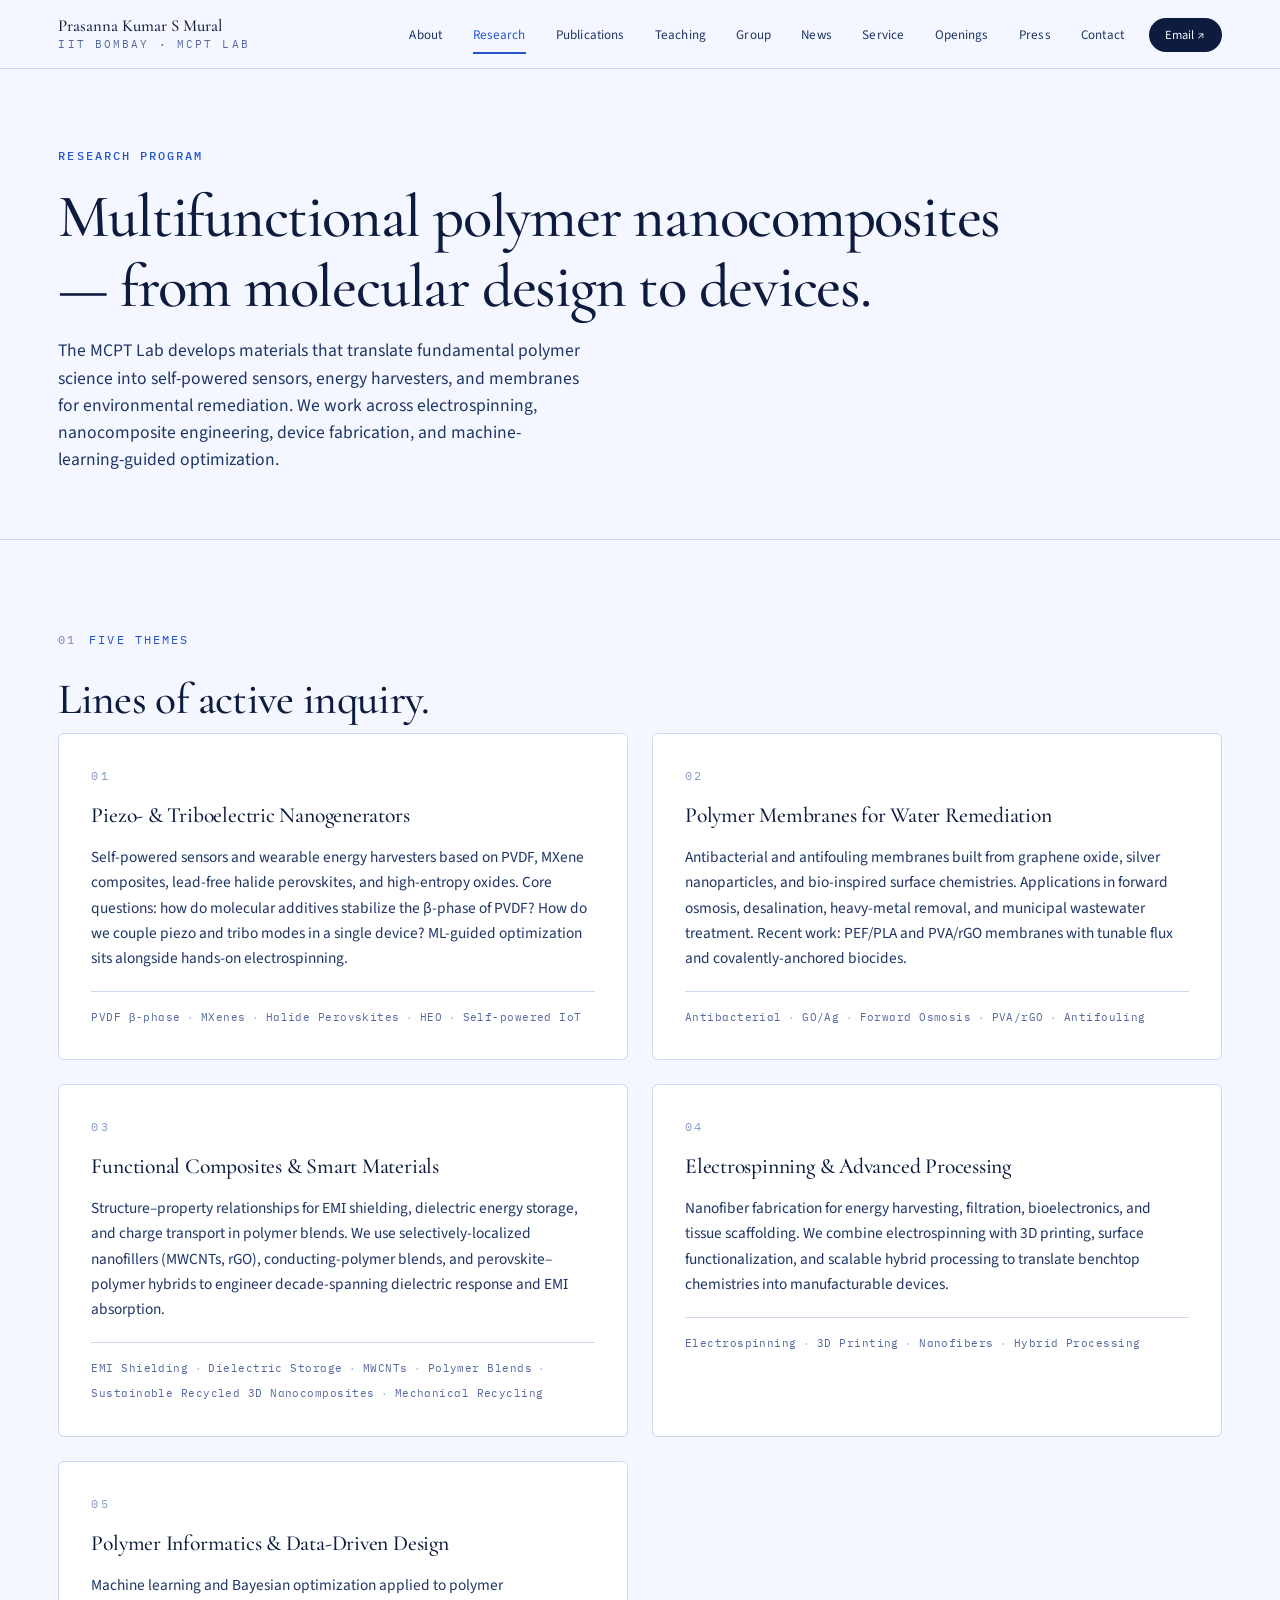
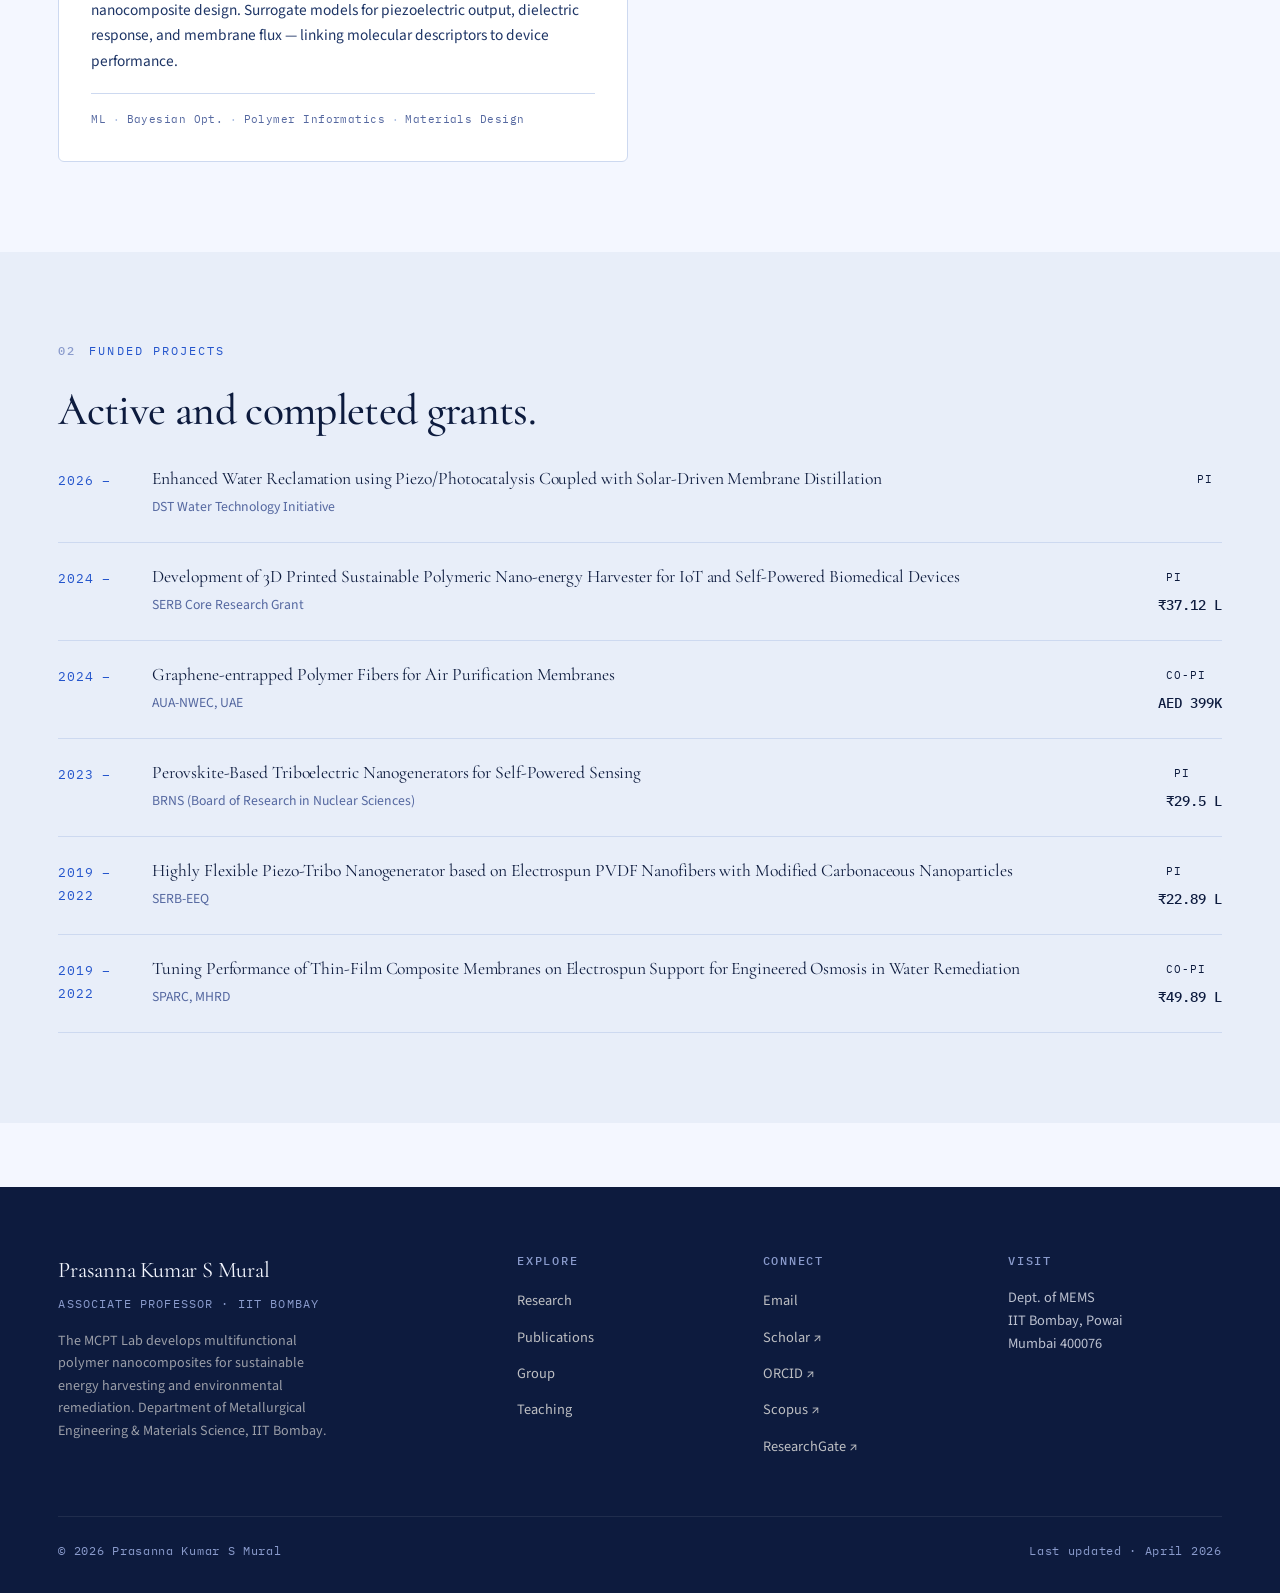
<file: research.html>
<!DOCTYPE html>
<html lang="en">
<head>
<meta charset="UTF-8">
<meta name="viewport" content="width=device-width, initial-scale=1.0">
<title>Research — Prasanna Kumar S Mural</title>
<link rel="preconnect" href="https://fonts.googleapis.com">
<link rel="preconnect" href="https://fonts.gstatic.com" crossorigin>
<link href="https://fonts.googleapis.com/css2?family=Cormorant+Garamond:ital,wght@0,400;0,500;0,600;0,700;1,400;1,500;1,600&family=Source+Sans+3:wght@300;400;500;600&family=IBM+Plex+Mono:wght@400;500&display=swap" rel="stylesheet">
<link rel="stylesheet" href="css/style.css">
</head>
<body>
<div id="site-nav"></div>

<header class="page-header">
  <div class="wrap">
    <div class="eyebrow">Research Program</div>
    <h1>Multifunctional polymer nanocomposites — from molecular design to devices.</h1>
    <p class="subtitle">The MCPT Lab develops materials that translate fundamental polymer science into self-powered sensors, energy harvesters, and membranes for environmental remediation. We work across electrospinning, nanocomposite engineering, device fabrication, and machine-learning-guided optimization.</p>
  </div>
</header>

<section class="reveal">
  <div class="wrap">
    <div class="section-eyebrow">Five Themes</div>
    <h2 class="section-title">Lines of active inquiry.</h2>
    <div class="themes">
      <div class="theme-card">
        <span class="theme-num">01</span>
        <h3>Piezo- &amp; Triboelectric Nanogenerators</h3>
        <p>Self-powered sensors and wearable energy harvesters based on PVDF, MXene composites, lead-free halide perovskites, and high-entropy oxides. Core questions: how do molecular additives stabilize the β-phase of PVDF? How do we couple piezo and tribo modes in a single device? ML-guided optimization sits alongside hands-on electrospinning.</p>
        <div class="theme-keywords"><span class="theme-kw">PVDF β-phase</span><span class="theme-kw">MXenes</span><span class="theme-kw">Halide Perovskites</span><span class="theme-kw">HEO</span><span class="theme-kw">Self-powered IoT</span></div>
      </div>
      <div class="theme-card">
        <span class="theme-num">02</span>
        <h3>Polymer Membranes for Water Remediation</h3>
        <p>Antibacterial and antifouling membranes built from graphene oxide, silver nanoparticles, and bio-inspired surface chemistries. Applications in forward osmosis, desalination, heavy-metal removal, and municipal wastewater treatment. Recent work: PEF/PLA and PVA/rGO membranes with tunable flux and covalently-anchored biocides.</p>
        <div class="theme-keywords"><span class="theme-kw">Antibacterial</span><span class="theme-kw">GO/Ag</span><span class="theme-kw">Forward Osmosis</span><span class="theme-kw">PVA/rGO</span><span class="theme-kw">Antifouling</span></div>
      </div>
      <div class="theme-card">
        <span class="theme-num">03</span>
        <h3>Functional Composites &amp; Smart Materials</h3>
        <p>Structure–property relationships for EMI shielding, dielectric energy storage, and charge transport in polymer blends. We use selectively-localized nanofillers (MWCNTs, rGO), conducting-polymer blends, and perovskite–polymer hybrids to engineer decade-spanning dielectric response and EMI absorption.</p>
        <div class="theme-keywords"><span class="theme-kw">EMI Shielding</span><span class="theme-kw">Dielectric Storage</span><span class="theme-kw">MWCNTs</span><span class="theme-kw">Polymer Blends</span><span class="theme-kw">Sustainable Recycled 3D Nanocomposites</span><span class="theme-kw">Mechanical Recycling</span></div>
      </div>
      <div class="theme-card">
        <span class="theme-num">04</span>
        <h3>Electrospinning &amp; Advanced Processing</h3>
        <p>Nanofiber fabrication for energy harvesting, filtration, bioelectronics, and tissue scaffolding. We combine electrospinning with 3D printing, surface functionalization, and scalable hybrid processing to translate benchtop chemistries into manufacturable devices.</p>
        <div class="theme-keywords"><span class="theme-kw">Electrospinning</span><span class="theme-kw">3D Printing</span><span class="theme-kw">Nanofibers</span><span class="theme-kw">Hybrid Processing</span></div>
      </div>
      <div class="theme-card">
        <span class="theme-num">05</span>
        <h3>Polymer Informatics &amp; Data-Driven Design</h3>
        <p>Machine learning and Bayesian optimization applied to polymer nanocomposite design. Surrogate models for piezoelectric output, dielectric response, and membrane flux — linking molecular descriptors to device performance.</p>
        <div class="theme-keywords"><span class="theme-kw">ML</span><span class="theme-kw">Bayesian Opt.</span><span class="theme-kw">Polymer Informatics</span><span class="theme-kw">Materials Design</span></div>
      </div>
    </div>
  </div>
</section>

<section class="reveal" style="background:var(--paper-2);">
  <div class="wrap">
    <div class="section-eyebrow">Funded Projects</div>
    <h2 class="section-title">Active and completed grants.</h2>
    <ul class="project-list">
      <li class="project">
        <div class="project-year mono">2026 –</div>
        <div>
          <div class="project-title">Enhanced Water Reclamation using Piezo/Photocatalysis Coupled with Solar-Driven Membrane Distillation</div>
          <div class="project-agency">DST Water Technology Initiative</div>
        </div>
        <div>
          <div class="project-role">PI</div>
        </div>
      </li>
      <li class="project">
        <div class="project-year mono">2024 –</div>
        <div>
          <div class="project-title">Development of 3D Printed Sustainable Polymeric Nano-energy Harvester for IoT and Self-Powered Biomedical Devices</div>
          <div class="project-agency">SERB Core Research Grant</div>
        </div>
        <div>
          <div class="project-role">PI</div>
          <div class="project-amount">₹37.12 L</div>
        </div>
      </li>
      <li class="project">
        <div class="project-year mono">2024 –</div>
        <div>
          <div class="project-title">Graphene-entrapped Polymer Fibers for Air Purification Membranes</div>
          <div class="project-agency">AUA-NWEC, UAE</div>
        </div>
        <div>
          <div class="project-role">Co-PI</div>
          <div class="project-amount">AED 399K</div>
        </div>
      </li>
      <li class="project">
        <div class="project-year mono">2023 –</div>
        <div>
          <div class="project-title">Perovskite-Based Triboelectric Nanogenerators for Self-Powered Sensing</div>
          <div class="project-agency">BRNS (Board of Research in Nuclear Sciences)</div>
        </div>
        <div>
          <div class="project-role">PI</div>
          <div class="project-amount">₹29.5 L</div>
        </div>
      </li>
      <li class="project">
        <div class="project-year mono">2019 – 2022</div>
        <div>
          <div class="project-title">Highly Flexible Piezo-Tribo Nanogenerator based on Electrospun PVDF Nanofibers with Modified Carbonaceous Nanoparticles</div>
          <div class="project-agency">SERB-EEQ</div>
        </div>
        <div>
          <div class="project-role">PI</div>
          <div class="project-amount">₹22.89 L</div>
        </div>
      </li>
      <li class="project">
        <div class="project-year mono">2019 – 2022</div>
        <div>
          <div class="project-title">Tuning Performance of Thin-Film Composite Membranes on Electrospun Support for Engineered Osmosis in Water Remediation</div>
          <div class="project-agency">SPARC, MHRD</div>
        </div>
        <div>
          <div class="project-role">Co-PI</div>
          <div class="project-amount">₹49.89 L</div>
        </div>
      </li>
    </ul>
  </div>
</section>

<div id="site-footer"></div>
<script src="js/site.js"></script>
</body>
</html>
</file>
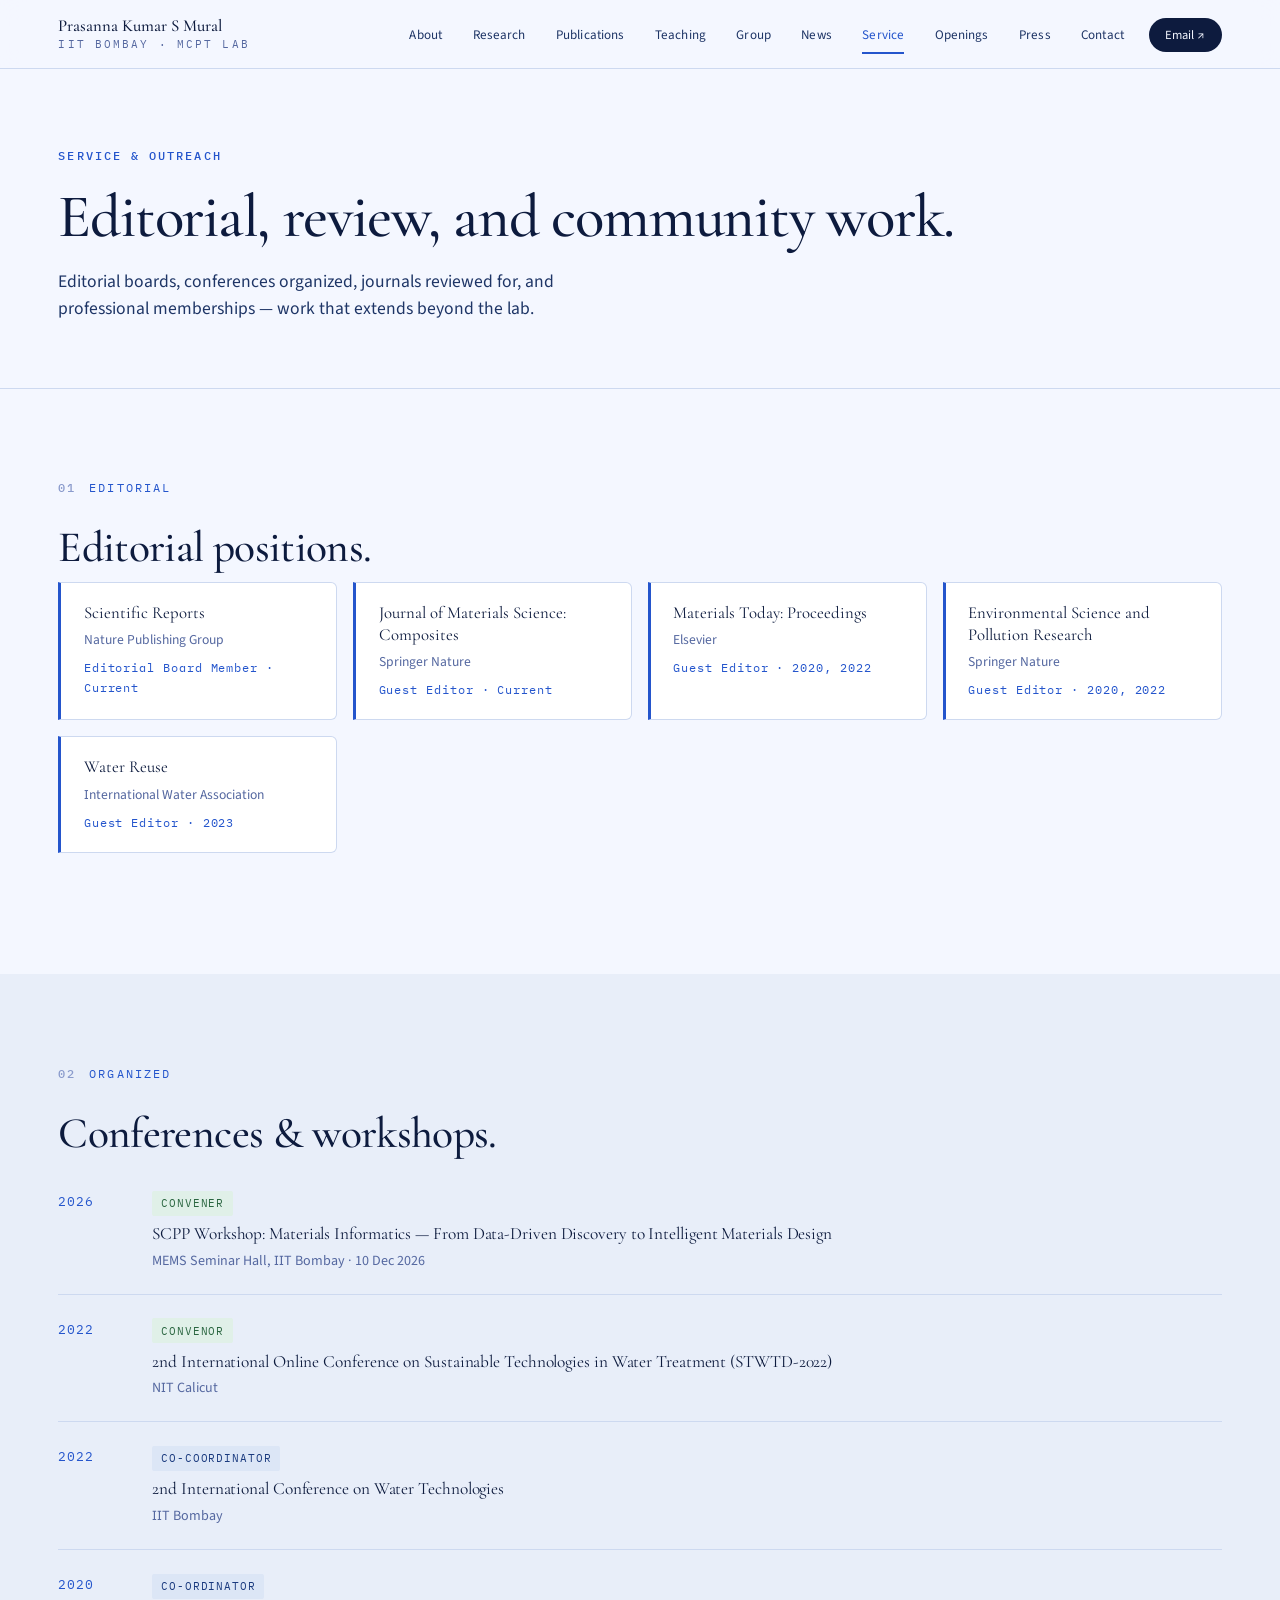
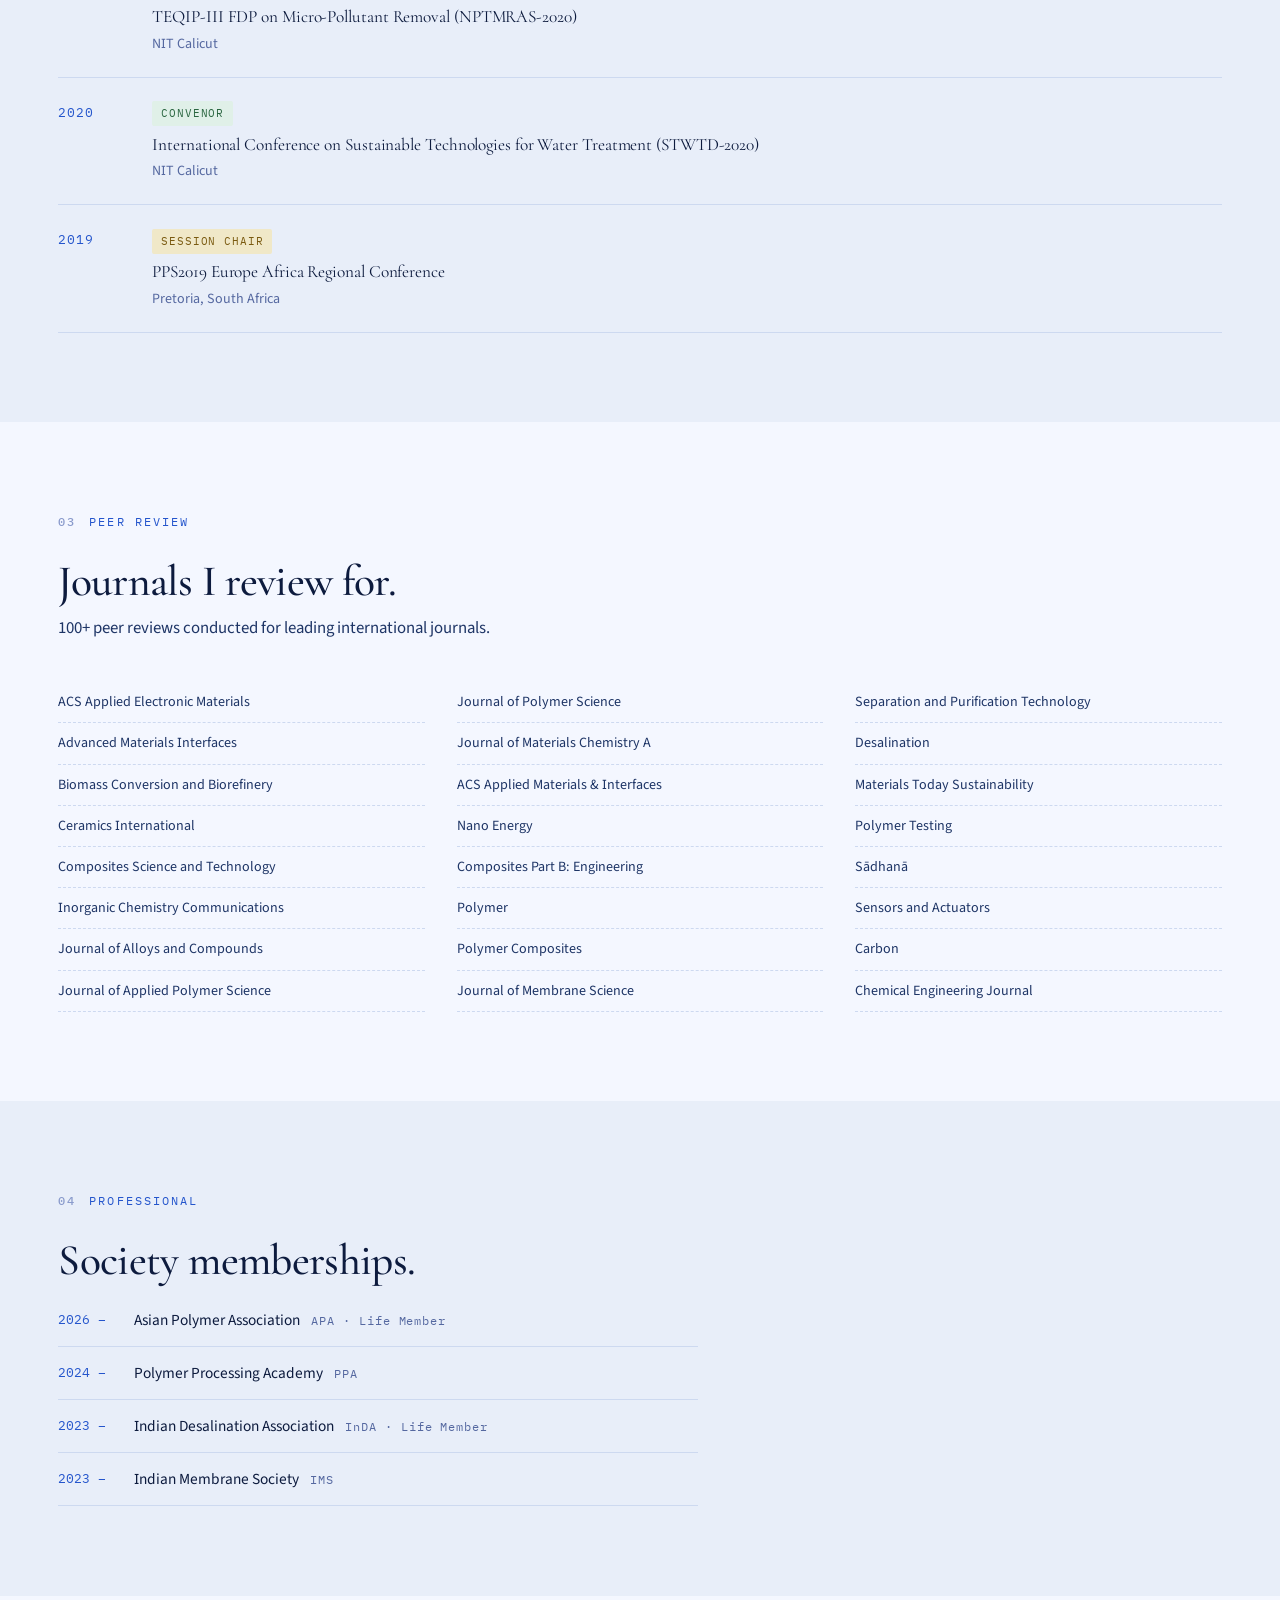
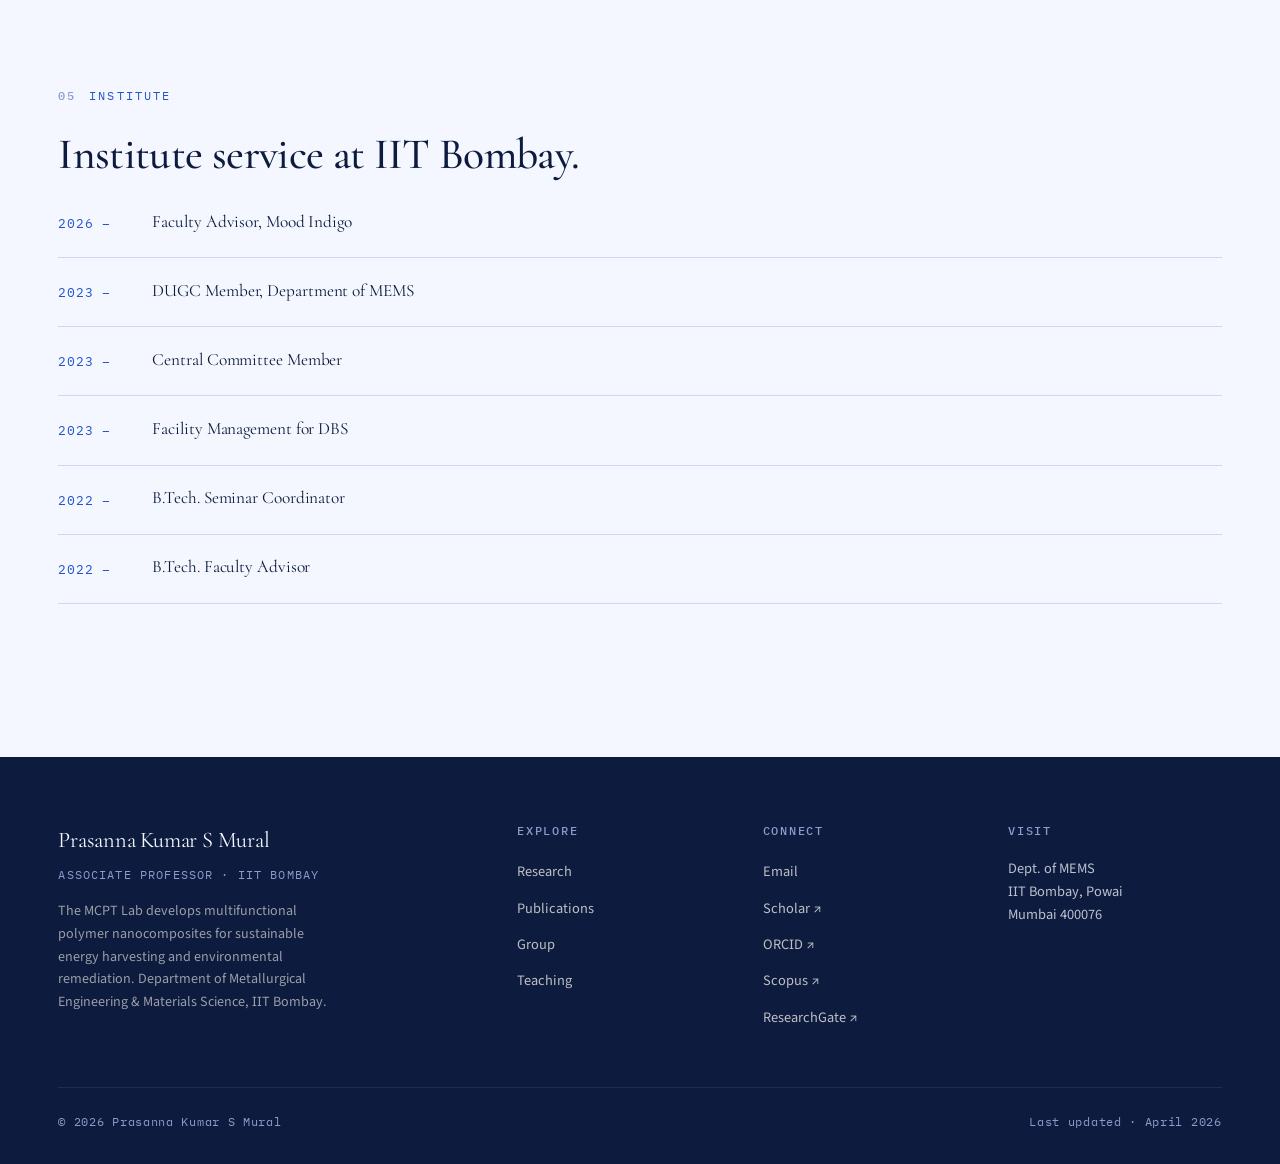
<file: service.html>
<!DOCTYPE html>
<html lang="en">
<head>
<meta charset="UTF-8">
<meta name="viewport" content="width=device-width, initial-scale=1.0">
<title>Service &amp; Outreach — Prasanna Kumar S Mural</title>
<link rel="preconnect" href="https://fonts.googleapis.com">
<link rel="preconnect" href="https://fonts.gstatic.com" crossorigin>
<link href="https://fonts.googleapis.com/css2?family=Cormorant+Garamond:ital,wght@0,400;0,500;0,600;0,700;1,400;1,500;1,600&family=Source+Sans+3:wght@300;400;500;600&family=IBM+Plex+Mono:wght@400;500&display=swap" rel="stylesheet">
<link rel="stylesheet" href="css/style.css">
</head>
<body>
<div id="site-nav"></div>

<header class="page-header">
  <div class="wrap">
    <div class="eyebrow">Service &amp; Outreach</div>
    <h1>Editorial, review, and community work.</h1>
    <p class="subtitle">Editorial boards, conferences organized, journals reviewed for, and professional memberships — work that extends beyond the lab.</p>
  </div>
</header>

<section class="reveal">
  <div class="wrap">
    <div class="section-eyebrow">Editorial</div>
    <h2 class="section-title">Editorial positions.</h2>
    <div class="editor-grid">
      <div class="editor">
        <div class="editor-journal">Scientific Reports</div>
        <div class="editor-publisher">Nature Publishing Group</div>
        <div class="editor-years mono">Editorial Board Member · Current</div>
      </div>
      <div class="editor">
        <div class="editor-journal">Journal of Materials Science: Composites</div>
        <div class="editor-publisher">Springer Nature</div>
        <div class="editor-years mono">Guest Editor · Current</div>
      </div>
      <div class="editor">
        <div class="editor-journal">Materials Today: Proceedings</div>
        <div class="editor-publisher">Elsevier</div>
        <div class="editor-years mono">Guest Editor · 2020, 2022</div>
      </div>
      <div class="editor">
        <div class="editor-journal">Environmental Science and Pollution Research</div>
        <div class="editor-publisher">Springer Nature</div>
        <div class="editor-years mono">Guest Editor · 2020, 2022</div>
      </div>
      <div class="editor">
        <div class="editor-journal">Water Reuse</div>
        <div class="editor-publisher">International Water Association</div>
        <div class="editor-years mono">Guest Editor · 2023</div>
      </div>
    </div>
  </div>
</section>

<section class="reveal" style="background:var(--paper-2);">
  <div class="wrap">
    <div class="section-eyebrow">Organized</div>
    <h2 class="section-title">Conferences &amp; workshops.</h2>
    <ul class="event-list">
      <li class="event">
        <div class="event-year mono">2026</div>
        <div>
          <span class="event-role convenor">Convener</span>
          <div class="event-title">SCPP Workshop: Materials Informatics — From Data-Driven Discovery to Intelligent Materials Design</div>
          <div class="event-venue">MEMS Seminar Hall, IIT Bombay · 10 Dec 2026</div>
        </div>
      </li>
      <li class="event">
        <div class="event-year mono">2022</div>
        <div>
          <span class="event-role convenor">Convenor</span>
          <div class="event-title">2nd International Online Conference on Sustainable Technologies in Water Treatment (STWTD-2022)</div>
          <div class="event-venue">NIT Calicut</div>
        </div>
      </li>
      <li class="event">
        <div class="event-year mono">2022</div>
        <div>
          <span class="event-role coord">Co-Coordinator</span>
          <div class="event-title">2nd International Conference on Water Technologies</div>
          <div class="event-venue">IIT Bombay</div>
        </div>
      </li>
      <li class="event">
        <div class="event-year mono">2020</div>
        <div>
          <span class="event-role coord">Co-ordinator</span>
          <div class="event-title">TEQIP-III FDP on Micro-Pollutant Removal (NPTMRAS-2020)</div>
          <div class="event-venue">NIT Calicut</div>
        </div>
      </li>
      <li class="event">
        <div class="event-year mono">2020</div>
        <div>
          <span class="event-role convenor">Convenor</span>
          <div class="event-title">International Conference on Sustainable Technologies for Water Treatment (STWTD-2020)</div>
          <div class="event-venue">NIT Calicut</div>
        </div>
      </li>
      <li class="event">
        <div class="event-year mono">2019</div>
        <div>
          <span class="event-role chair">Session Chair</span>
          <div class="event-title">PPS2019 Europe Africa Regional Conference</div>
          <div class="event-venue">Pretoria, South Africa</div>
        </div>
      </li>
    </ul>
  </div>
</section>

<section class="reveal">
  <div class="wrap">
    <div class="section-eyebrow">Peer Review</div>
    <h2 class="section-title">Journals I review for.</h2>
    <p class="section-intro">100+ peer reviews conducted for leading international journals.</p>
    <ul class="review-list">
      <li>ACS Applied Electronic Materials</li>
      <li>Advanced Materials Interfaces</li>
      <li>Biomass Conversion and Biorefinery</li>
      <li>Ceramics International</li>
      <li>Composites Science and Technology</li>
      <li>Inorganic Chemistry Communications</li>
      <li>Journal of Alloys and Compounds</li>
      <li>Journal of Applied Polymer Science</li>
      <li>Journal of Polymer Science</li>
      <li>Journal of Materials Chemistry A</li>
      <li>ACS Applied Materials &amp; Interfaces</li>
      <li>Nano Energy</li>
      <li>Composites Part B: Engineering</li>
      <li>Polymer</li>
      <li>Polymer Composites</li>
      <li>Journal of Membrane Science</li>
      <li>Separation and Purification Technology</li>
      <li>Desalination</li>
      <li>Materials Today Sustainability</li>
      <li>Polymer Testing</li>
      <li>Sādhanā</li>
      <li>Sensors and Actuators</li>
      <li>Carbon</li>
      <li>Chemical Engineering Journal</li>
    </ul>
  </div>
</section>

<section class="reveal" style="background:var(--paper-2);">
  <div class="wrap">
    <div class="section-eyebrow">Professional</div>
    <h2 class="section-title">Society memberships.</h2>
    <ul class="membership-list">
      <li class="membership">
        <div class="membership-year mono">2026 –</div>
        <div class="membership-name">Asian Polymer Association <span class="membership-abbr">APA · Life Member</span></div>
      </li>
      <li class="membership">
        <div class="membership-year mono">2024 –</div>
        <div class="membership-name">Polymer Processing Academy <span class="membership-abbr">PPA</span></div>
      </li>
      <li class="membership">
        <div class="membership-year mono">2023 –</div>
        <div class="membership-name">Indian Desalination Association <span class="membership-abbr">InDA · Life Member</span></div>
      </li>
      <li class="membership">
        <div class="membership-year mono">2023 –</div>
        <div class="membership-name">Indian Membrane Society <span class="membership-abbr">IMS</span></div>
      </li>
    </ul>
  </div>
</section>

<section class="reveal">
  <div class="wrap">
    <div class="section-eyebrow">Institute</div>
    <h2 class="section-title">Institute service at IIT Bombay.</h2>
    <ul class="event-list">
      <li class="event">
        <div class="event-year mono">2026 –</div>
        <div>
          <div class="event-title">Faculty Advisor, Mood Indigo</div>
        </div>
      </li>
      <li class="event">
        <div class="event-year mono">2023 –</div>
        <div>
          <div class="event-title">DUGC Member, Department of MEMS</div>
        </div>
      </li>
      <li class="event">
        <div class="event-year mono">2023 –</div>
        <div>
          <div class="event-title">Central Committee Member</div>
        </div>
      </li>
      <li class="event">
        <div class="event-year mono">2023 –</div>
        <div>
          <div class="event-title">Facility Management for DBS</div>
        </div>
      </li>
      <li class="event">
        <div class="event-year mono">2022 –</div>
        <div>
          <div class="event-title">B.Tech. Seminar Coordinator</div>
        </div>
      </li>
      <li class="event">
        <div class="event-year mono">2022 –</div>
        <div>
          <div class="event-title">B.Tech. Faculty Advisor</div>
        </div>
      </li>
    </ul>
  </div>
</section>

<div id="site-footer"></div>
<script src="js/site.js"></script>
</body>
</html>
</file>
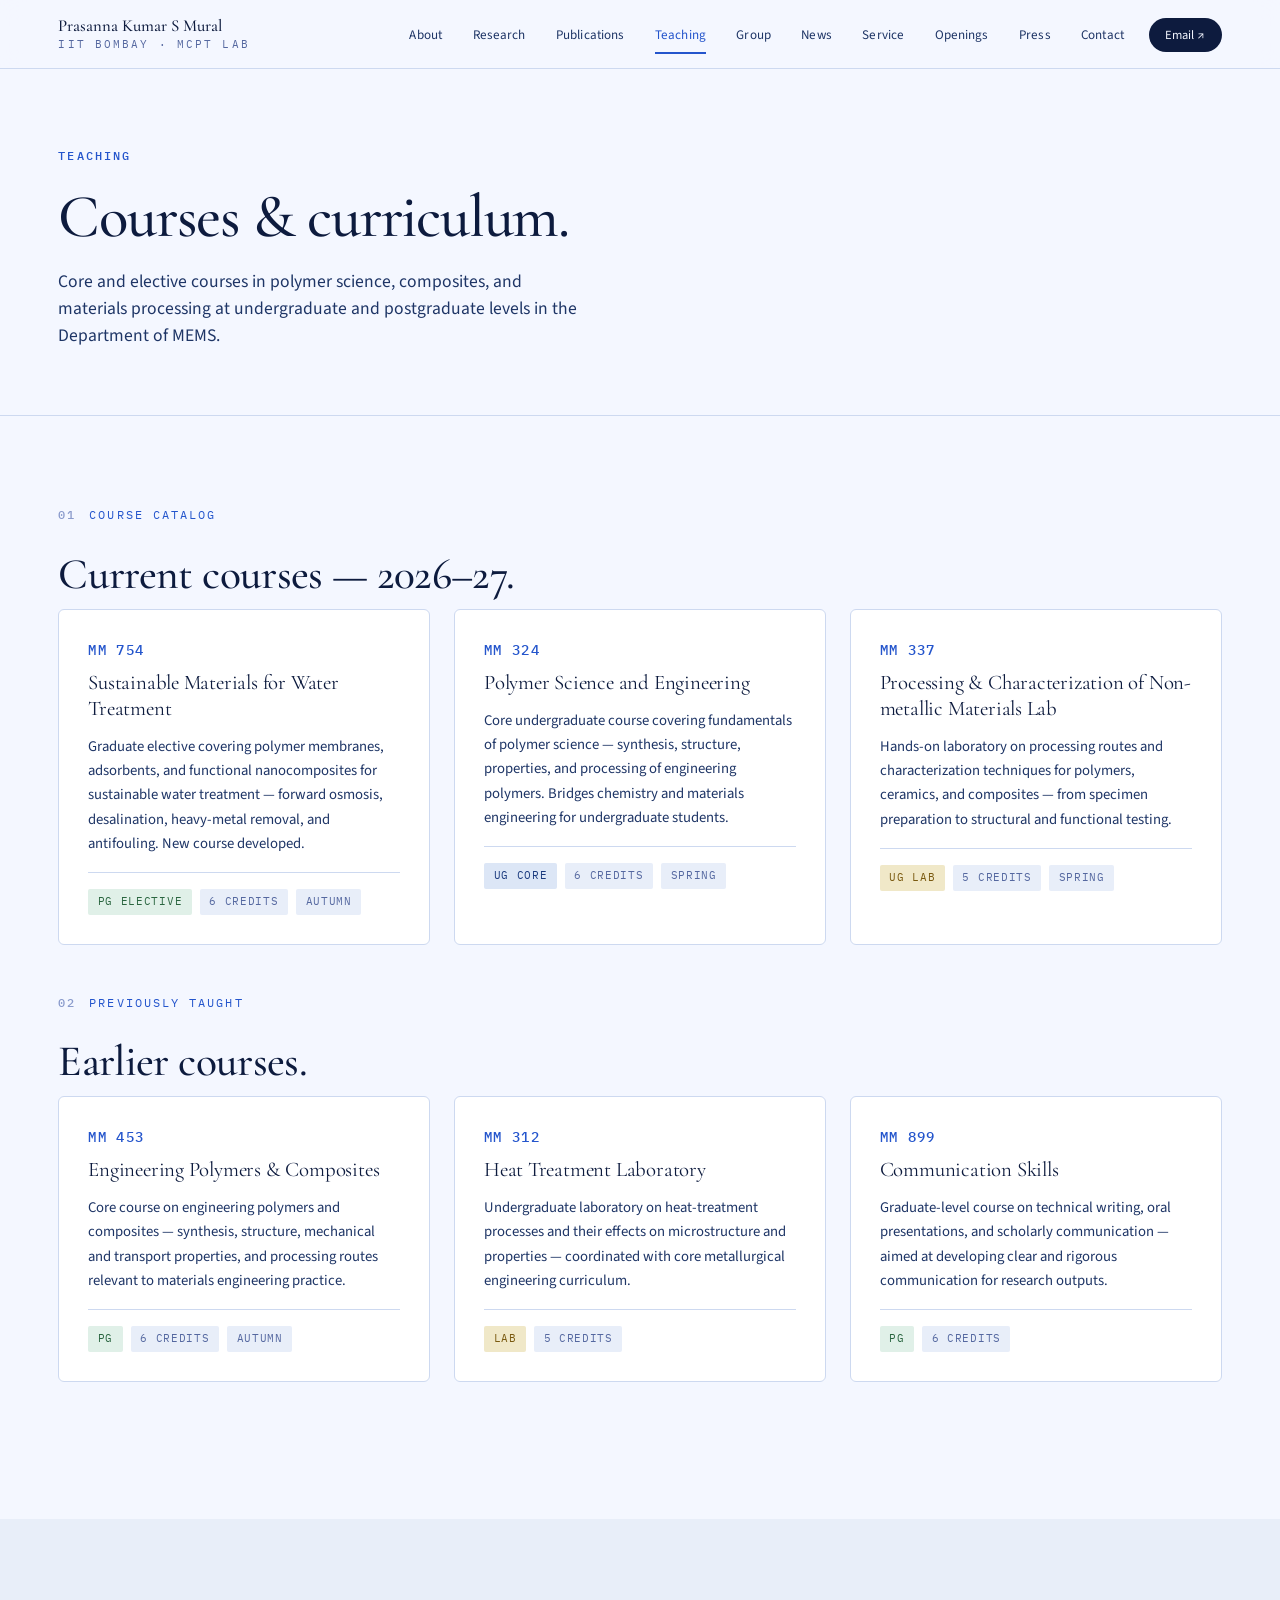
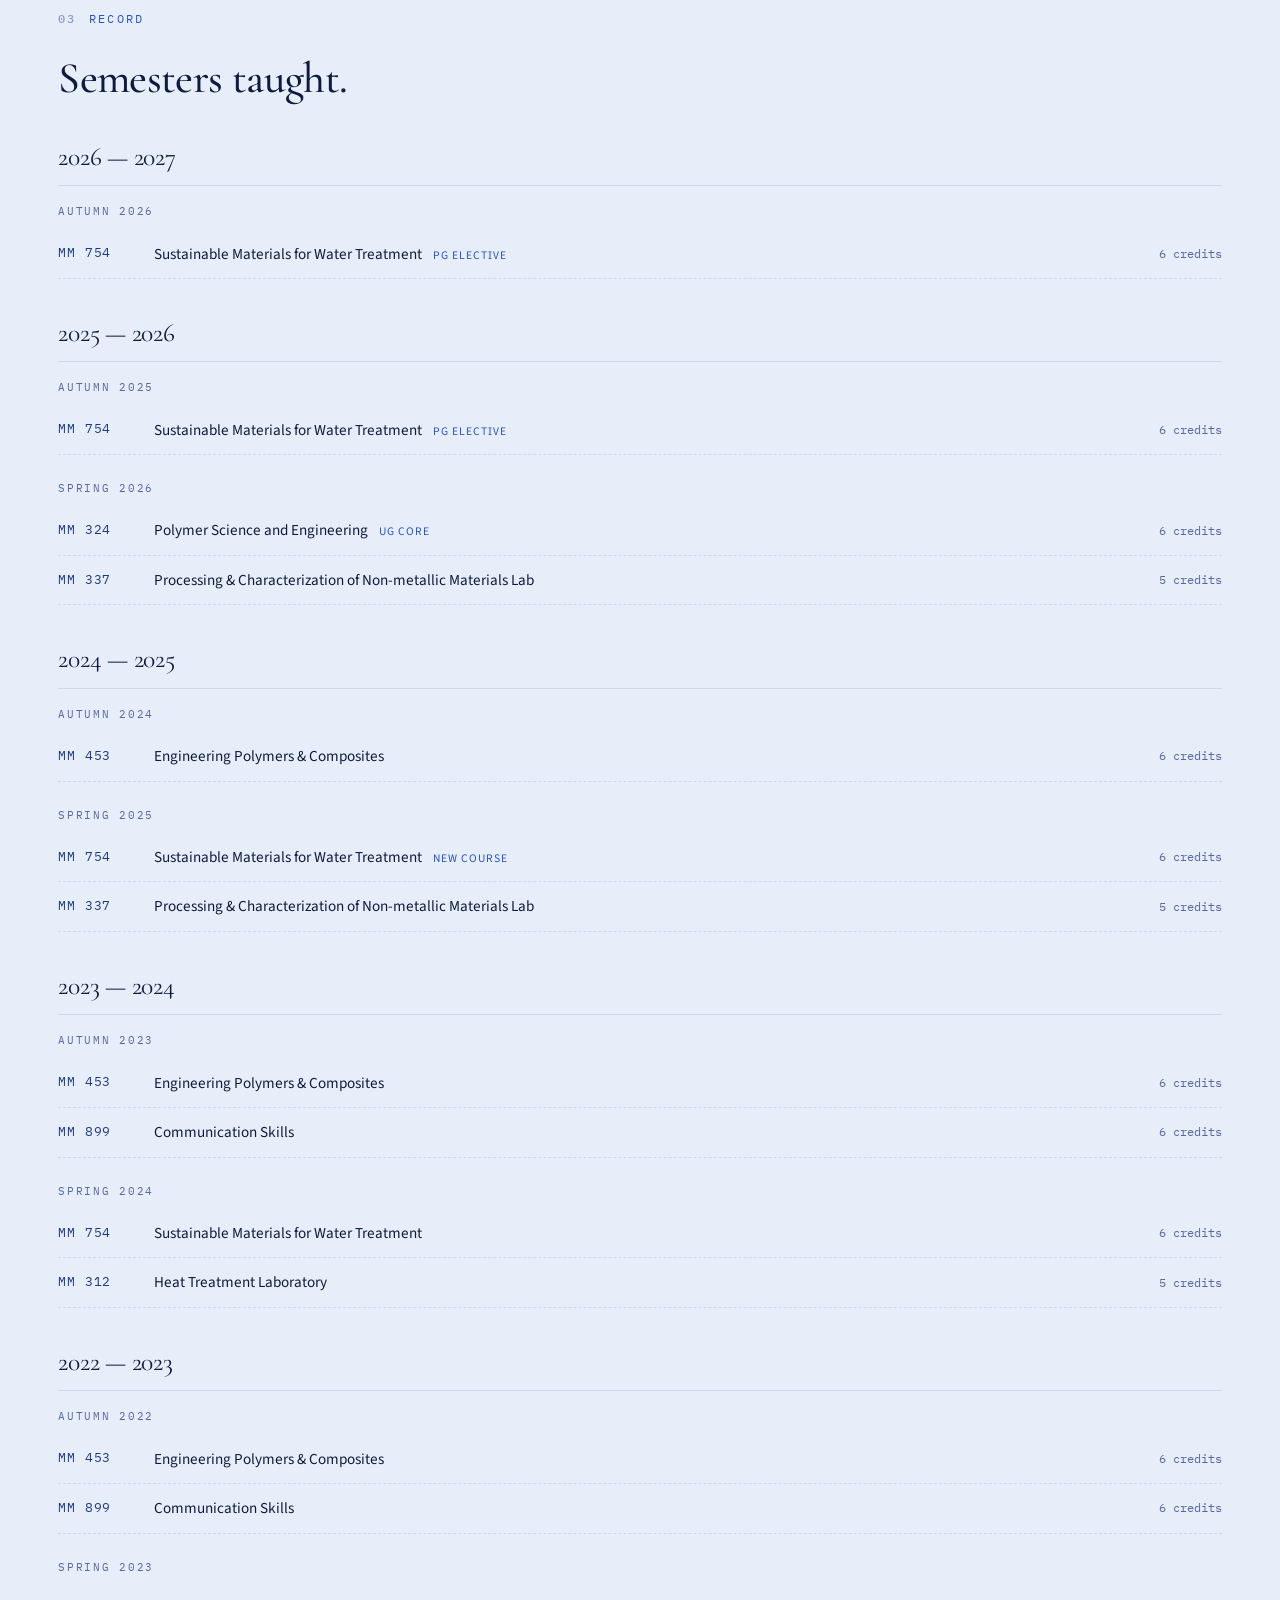
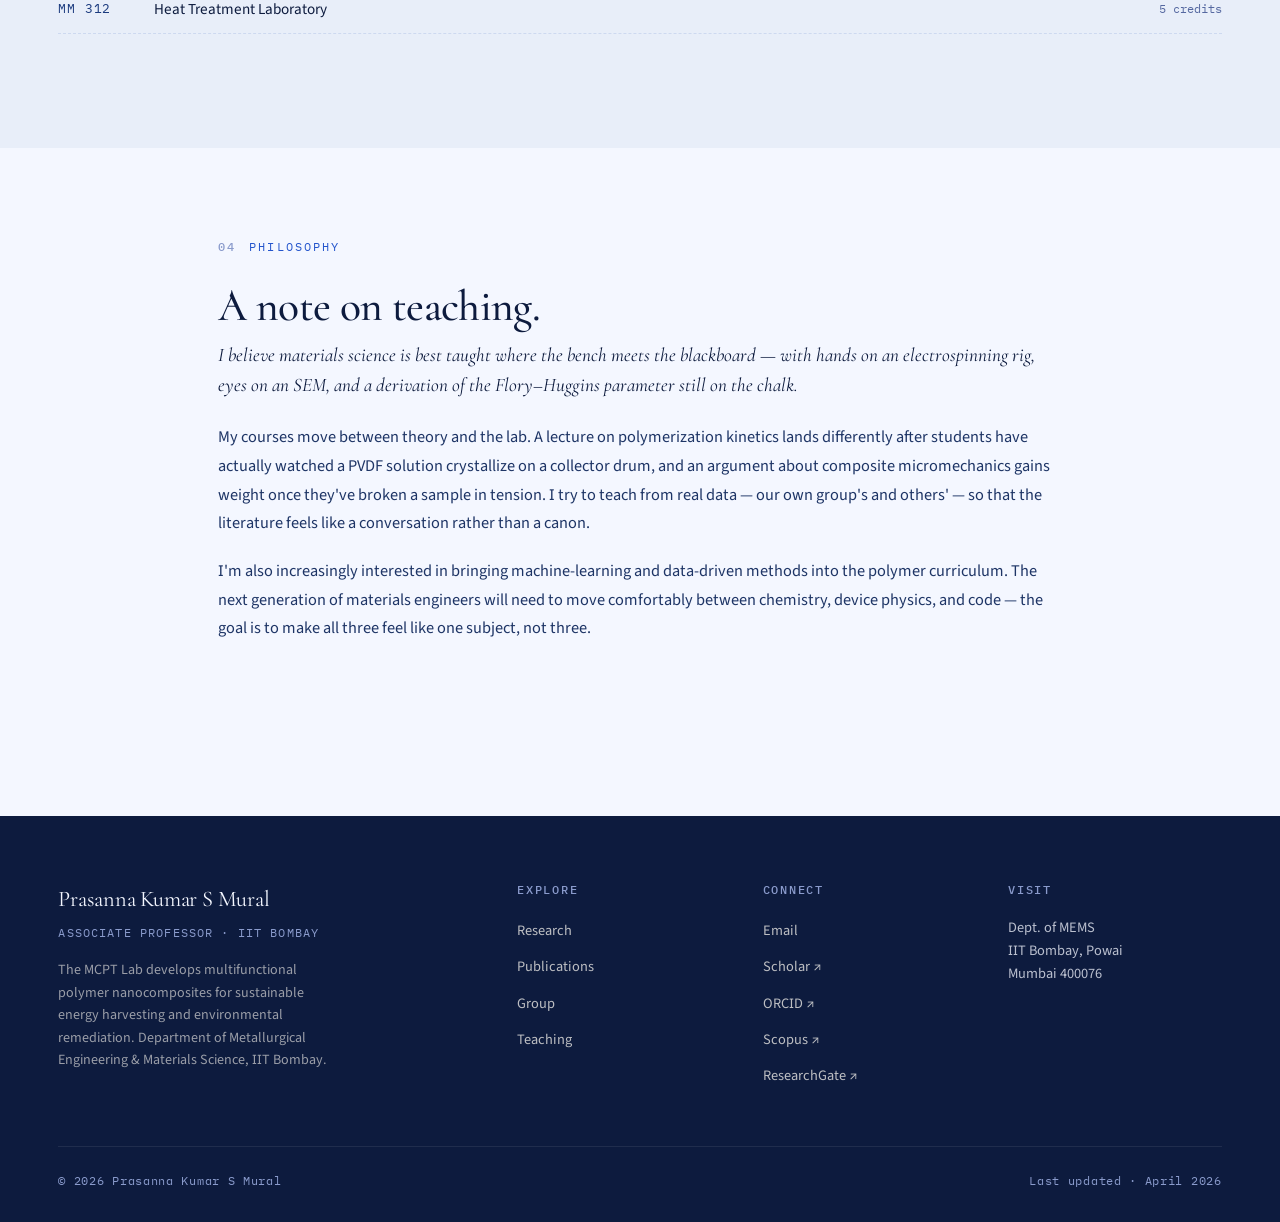
<file: teaching.html>
<!DOCTYPE html>
<html lang="en">
<head>
<meta charset="UTF-8">
<meta name="viewport" content="width=device-width, initial-scale=1.0">
<title>Teaching — Prasanna Kumar S Mural</title>
<link rel="preconnect" href="https://fonts.googleapis.com">
<link rel="preconnect" href="https://fonts.gstatic.com" crossorigin>
<link href="https://fonts.googleapis.com/css2?family=Cormorant+Garamond:ital,wght@0,400;0,500;0,600;0,700;1,400;1,500;1,600&family=Source+Sans+3:wght@300;400;500;600&family=IBM+Plex+Mono:wght@400;500&display=swap" rel="stylesheet">
<link rel="stylesheet" href="css/style.css">
</head>
<body>
<div id="site-nav"></div>

<header class="page-header">
  <div class="wrap">
    <div class="eyebrow">Teaching</div>
    <h1>Courses &amp; curriculum.</h1>
    <p class="subtitle">Core and elective courses in polymer science, composites, and materials processing at undergraduate and postgraduate levels in the Department of MEMS.</p>
  </div>
</header>

<section class="reveal">
  <div class="wrap">
    <div class="section-eyebrow">Course Catalog</div>
    <h2 class="section-title">Current courses — 2026–27.</h2>
    <div class="courses-grid">
      <div class="course">
        <div class="course-code">MM 754</div>
        <div class="course-name">Sustainable Materials for Water Treatment</div>
        <p class="course-desc">Graduate elective covering polymer membranes, adsorbents, and functional nanocomposites for sustainable water treatment — forward osmosis, desalination, heavy-metal removal, and antifouling. New course developed.</p>
        <div class="course-meta">
          <span class="course-badge pg">PG Elective</span>
          <span class="course-badge">6 Credits</span>
          <span class="course-badge">Autumn</span>
        </div>
      </div>
      <div class="course">
        <div class="course-code">MM 324</div>
        <div class="course-name">Polymer Science and Engineering</div>
        <p class="course-desc">Core undergraduate course covering fundamentals of polymer science — synthesis, structure, properties, and processing of engineering polymers. Bridges chemistry and materials engineering for undergraduate students.</p>
        <div class="course-meta">
          <span class="course-badge ug">UG Core</span>
          <span class="course-badge">6 Credits</span>
          <span class="course-badge">Spring</span>
        </div>
      </div>
      <div class="course">
        <div class="course-code">MM 337</div>
        <div class="course-name">Processing &amp; Characterization of Non-metallic Materials Lab</div>
        <p class="course-desc">Hands-on laboratory on processing routes and characterization techniques for polymers, ceramics, and composites — from specimen preparation to structural and functional testing.</p>
        <div class="course-meta">
          <span class="course-badge lab">UG Lab</span>
          <span class="course-badge">5 Credits</span>
          <span class="course-badge">Spring</span>
        </div>
      </div>
    </div>

    <div class="section-eyebrow" style="margin-top:3rem;">Previously Taught</div>
    <h2 class="section-title">Earlier courses.</h2>
    <div class="courses-grid">
      <div class="course">
        <div class="course-code">MM 453</div>
        <div class="course-name">Engineering Polymers &amp; Composites</div>
        <p class="course-desc">Core course on engineering polymers and composites — synthesis, structure, mechanical and transport properties, and processing routes relevant to materials engineering practice.</p>
        <div class="course-meta">
          <span class="course-badge pg">PG</span>
          <span class="course-badge">6 Credits</span>
          <span class="course-badge">Autumn</span>
        </div>
      </div>
      <div class="course">
        <div class="course-code">MM 312</div>
        <div class="course-name">Heat Treatment Laboratory</div>
        <p class="course-desc">Undergraduate laboratory on heat-treatment processes and their effects on microstructure and properties — coordinated with core metallurgical engineering curriculum.</p>
        <div class="course-meta">
          <span class="course-badge lab">Lab</span>
          <span class="course-badge">5 Credits</span>
        </div>
      </div>
      <div class="course">
        <div class="course-code">MM 899</div>
        <div class="course-name">Communication Skills</div>
        <p class="course-desc">Graduate-level course on technical writing, oral presentations, and scholarly communication — aimed at developing clear and rigorous communication for research outputs.</p>
        <div class="course-meta">
          <span class="course-badge pg">PG</span>
          <span class="course-badge">6 Credits</span>
        </div>
      </div>
    </div>
  </div>
</section>

<section class="reveal" style="background:var(--paper-2);">
  <div class="wrap">
    <div class="section-eyebrow">Record</div>
    <h2 class="section-title">Semesters taught.</h2>
    <div class="semesters">

      <div class="acad-year">2026 — 2027</div>
      <div class="sem-block">
        <div class="sem-label">Autumn 2026</div>
        <div class="sem-row"><div class="sem-code mono">MM 754</div><div class="sem-name">Sustainable Materials for Water Treatment <span style="font-size:0.72rem;color:var(--rust);letter-spacing:0.08em;margin-left:0.5rem;">PG ELECTIVE</span></div><div class="sem-credits">6 credits</div></div>
      </div>

      <div class="acad-year">2025 — 2026</div>
      <div class="sem-block">
        <div class="sem-label">Autumn 2025</div>
        <div class="sem-row"><div class="sem-code mono">MM 754</div><div class="sem-name">Sustainable Materials for Water Treatment <span style="font-size:0.72rem;color:var(--rust);letter-spacing:0.08em;margin-left:0.5rem;">PG ELECTIVE</span></div><div class="sem-credits">6 credits</div></div>
      </div>
      <div class="sem-block">
        <div class="sem-label">Spring 2026</div>
        <div class="sem-row"><div class="sem-code mono">MM 324</div><div class="sem-name">Polymer Science and Engineering <span style="font-size:0.72rem;color:var(--rust);letter-spacing:0.08em;margin-left:0.5rem;">UG CORE</span></div><div class="sem-credits">6 credits</div></div>
        <div class="sem-row"><div class="sem-code mono">MM 337</div><div class="sem-name">Processing &amp; Characterization of Non-metallic Materials Lab</div><div class="sem-credits">5 credits</div></div>
      </div>

      <div class="acad-year">2024 — 2025</div>
      <div class="sem-block">
        <div class="sem-label">Autumn 2024</div>
        <div class="sem-row"><div class="sem-code mono">MM 453</div><div class="sem-name">Engineering Polymers &amp; Composites</div><div class="sem-credits">6 credits</div></div>
      </div>
      <div class="sem-block">
        <div class="sem-label">Spring 2025</div>
        <div class="sem-row"><div class="sem-code mono">MM 754</div><div class="sem-name">Sustainable Materials for Water Treatment <span style="font-size:0.72rem;color:var(--rust);letter-spacing:0.08em;margin-left:0.5rem;">NEW COURSE</span></div><div class="sem-credits">6 credits</div></div>
        <div class="sem-row"><div class="sem-code mono">MM 337</div><div class="sem-name">Processing &amp; Characterization of Non-metallic Materials Lab</div><div class="sem-credits">5 credits</div></div>
      </div>

      <div class="acad-year">2023 — 2024</div>
      <div class="sem-block">
        <div class="sem-label">Autumn 2023</div>
        <div class="sem-row"><div class="sem-code mono">MM 453</div><div class="sem-name">Engineering Polymers &amp; Composites</div><div class="sem-credits">6 credits</div></div>
        <div class="sem-row"><div class="sem-code mono">MM 899</div><div class="sem-name">Communication Skills</div><div class="sem-credits">6 credits</div></div>
      </div>
      <div class="sem-block">
        <div class="sem-label">Spring 2024</div>
        <div class="sem-row"><div class="sem-code mono">MM 754</div><div class="sem-name">Sustainable Materials for Water Treatment</div><div class="sem-credits">6 credits</div></div>
        <div class="sem-row"><div class="sem-code mono">MM 312</div><div class="sem-name">Heat Treatment Laboratory</div><div class="sem-credits">5 credits</div></div>
      </div>

      <div class="acad-year">2022 — 2023</div>
      <div class="sem-block">
        <div class="sem-label">Autumn 2022</div>
        <div class="sem-row"><div class="sem-code mono">MM 453</div><div class="sem-name">Engineering Polymers &amp; Composites</div><div class="sem-credits">6 credits</div></div>
        <div class="sem-row"><div class="sem-code mono">MM 899</div><div class="sem-name">Communication Skills</div><div class="sem-credits">6 credits</div></div>
      </div>
      <div class="sem-block">
        <div class="sem-label">Spring 2023</div>
        <div class="sem-row"><div class="sem-code mono">MM 312</div><div class="sem-name">Heat Treatment Laboratory</div><div class="sem-credits">5 credits</div></div>
      </div>
    </div>
  </div>
</section>

<section class="reveal">
  <div class="wrap-text">
    <div class="section-eyebrow">Philosophy</div>
    <h2 class="section-title">A note on teaching.</h2>
    <div class="prose">
      <p class="lede">I believe materials science is best taught where the bench meets the blackboard — with hands on an electrospinning rig, eyes on an SEM, and a derivation of the Flory–Huggins parameter still on the chalk.</p>
      <p>My courses move between theory and the lab. A lecture on polymerization kinetics lands differently after students have actually watched a PVDF solution crystallize on a collector drum, and an argument about composite micromechanics gains weight once they've broken a sample in tension. I try to teach from real data — our own group's and others' — so that the literature feels like a conversation rather than a canon.</p>
      <p>I'm also increasingly interested in bringing machine-learning and data-driven methods into the polymer curriculum. The next generation of materials engineers will need to move comfortably between chemistry, device physics, and code — the goal is to make all three feel like one subject, not three.</p>
    </div>
  </div>
</section>

<div id="site-footer"></div>
<script src="js/site.js"></script>
</body>
</html>
</file>
<file: css/style.css>
/* ═══════════════════════════════════════════════════════════════
   Dr. Prasanna Kumar S Mural — Portfolio
   IIT Bombay · MCPT Lab
   Blue Academic · v2026
   ═══════════════════════════════════════════════════════════════ */

/* ── Tokens ── */
:root {
  --ink: #0d1b3e;
  --ink-soft: #1e3566;
  --mute: #5568a0;
  --mute-2: #8a9bcc;
  --line: #cdd9f0;
  --line-strong: #a8bce0;
  --paper: #f4f7ff;
  --paper-2: #e8eef9;
  --paper-3: #dce6f6;
  --card: #ffffff;
  --indigo: #1a3a7e;
  --indigo-2: #0f2558;
  --indigo-soft: #2a5abf;
  --rust: #2455cc;
  --rust-soft: #4070e0;
  --ochre: #b08020;
  --sage: #2a6640;
  --q1: #2a6640;
  --q1-bg: #e0f0e8;
  --q2: #1a3a7e;
  --q2-bg: #dce6f6;
  --q3: #7a5a10;
  --q3-bg: #f0e8c8;

  --f-display: 'Cormorant Garamond', 'EB Garamond', Georgia, serif;
  --f-body: 'Source Sans 3', system-ui, -apple-system, sans-serif;
  --f-mono: 'IBM Plex Mono', ui-monospace, 'SF Mono', Menlo, monospace;

  --w-wide: 1240px;
  --w-text: 920px;
  --w-narrow: 720px;

  --r-sm: 3px;
  --r-md: 6px;
  --r-lg: 10px;

  --shadow-sm: 0 1px 2px rgba(13,27,62,0.05), 0 1px 3px rgba(13,27,62,0.04);
  --shadow-md: 0 4px 20px rgba(13,27,62,0.08), 0 1px 3px rgba(13,27,62,0.05);
  --shadow-lg: 0 20px 60px rgba(13,27,62,0.14), 0 4px 12px rgba(13,27,62,0.06);

  --ease: cubic-bezier(.2,.7,.2,1);
}

* { box-sizing: border-box; margin: 0; padding: 0; }

html { scroll-behavior: smooth; }

body {
  font-family: var(--f-body);
  font-size: 16.5px;
  line-height: 1.72;
  color: var(--ink);
  background: var(--paper);
  -webkit-font-smoothing: antialiased;
  text-rendering: optimizeLegibility;
  font-feature-settings: "ss01", "cv11";
}

::selection { background: var(--indigo); color: var(--paper); }

/* ── Type ── */
h1, h2, h3, h4 { font-family: var(--f-display); font-weight: 500; letter-spacing: -0.01em; color: var(--ink); line-height: 1.15; }
h1 { font-size: clamp(2.6rem, 4.8vw, 4rem); }
h2 { font-size: clamp(2rem, 3.2vw, 2.8rem); }
h3 { font-size: 1.45rem; }
h4 { font-size: 1.05rem; font-family: var(--f-body); font-weight: 600; letter-spacing: 0.02em; text-transform: uppercase; font-size: 0.78rem; color: var(--mute); }

p { margin-bottom: 1em; }
a { color: var(--indigo); text-decoration: none; transition: color .2s var(--ease); }
a:hover { color: var(--rust); }
em { font-style: italic; }
strong { font-weight: 600; color: var(--ink); }

.mono { font-family: var(--f-mono); font-variant-numeric: tabular-nums; }
.eyebrow {
  font-family: var(--f-mono);
  font-size: 0.72rem;
  letter-spacing: 0.18em;
  text-transform: uppercase;
  color: var(--rust);
  font-weight: 500;
}

/* ── Layout primitives ── */
.wrap { max-width: var(--w-wide); margin: 0 auto; padding: 0 clamp(1.25rem, 3vw, 2.5rem); }
.wrap-text { max-width: var(--w-text); margin: 0 auto; padding: 0 clamp(1.25rem, 3vw, 2.5rem); }
.rule { height: 1px; background: var(--line); margin: 4rem 0; max-width: var(--w-wide); margin-left: auto; margin-right: auto; }

section { padding: clamp(4rem, 7vw, 6rem) 0; }
section.tight { padding: clamp(2.5rem, 5vw, 4rem) 0; }

/* ── Nav ── */
.nav {
  position: sticky; top: 0; z-index: 50;
  background: rgba(244,247,255,0.90);
  backdrop-filter: saturate(180%) blur(12px);
  -webkit-backdrop-filter: saturate(180%) blur(12px);
  border-bottom: 1px solid var(--line);
}
.nav-inner {
  max-width: var(--w-wide); margin: 0 auto;
  padding: 0 clamp(1.25rem, 3vw, 2.5rem);
  display: flex; align-items: center; justify-content: space-between;
  height: 68px;
}
.nav-brand { display: flex; flex-direction: column; line-height: 1.1; }
.nav-brand-name {
  font-family: var(--f-display);
  font-size: 1.05rem;
  color: var(--ink);
  font-weight: 500;
  letter-spacing: 0;
}
.nav-brand-sub {
  font-family: var(--f-mono);
  font-size: 0.66rem;
  color: var(--mute);
  letter-spacing: 0.2em;
  text-transform: uppercase;
  margin-top: 3px;
}
.nav-links {
  display: flex; gap: 0.2rem; list-style: none;
  align-items: center;
}
.nav-links a {
  font-family: var(--f-body);
  font-size: 0.82rem;
  color: var(--ink-soft);
  padding: 0.55rem 0.85rem;
  border-radius: var(--r-sm);
  letter-spacing: 0.01em;
  position: relative;
  transition: all .2s var(--ease);
}
.nav-links a:hover { color: var(--rust); background: rgba(184,83,42,0.06); }
.nav-links a.active { color: var(--rust); }
.nav-links a.active::after {
  content: ''; position: absolute;
  left: 0.85rem; right: 0.85rem; bottom: -1px;
  height: 2px; background: var(--rust);
}
.nav-cta {
  margin-left: 0.5rem;
  padding: 0.5rem 1rem !important;
  background: var(--ink) !important;
  color: var(--paper) !important;
  border-radius: 999px !important;
  font-size: 0.78rem !important;
}
.nav-cta:hover { background: var(--rust) !important; }
.nav-toggle {
  display: none;
  background: none; border: 1px solid var(--line-strong);
  width: 40px; height: 40px; border-radius: var(--r-sm);
  cursor: pointer;
  align-items: center; justify-content: center;
}
.nav-toggle span { display: block; width: 16px; height: 1.5px; background: var(--ink); position: relative; }
.nav-toggle span::before, .nav-toggle span::after { content: ''; position: absolute; left: 0; width: 16px; height: 1.5px; background: var(--ink); }
.nav-toggle span::before { top: -5px; }
.nav-toggle span::after { top: 5px; }

/* ── Hero ── */
.hero {
  padding: clamp(3rem, 7vw, 6rem) 0 clamp(2.5rem, 5vw, 4rem);
  position: relative; overflow: hidden;
}
.hero-grid {
  display: grid;
  grid-template-columns: 1.6fr 1fr;
  gap: clamp(2rem, 5vw, 5rem);
  align-items: center;
}
.hero-eyebrow {
  display: flex; align-items: center; gap: 0.6rem;
  margin-bottom: 1.3rem;
}
.hero-eyebrow::before {
  content: ''; width: 30px; height: 1px; background: var(--rust);
}
.hero h1 {
  font-size: clamp(2.8rem, 5.5vw, 5rem);
  line-height: 1.02;
  letter-spacing: -0.02em;
  margin-bottom: 1.3rem;
  text-wrap: balance;
}
.hero h1 em {
  font-style: italic;
  color: var(--rust);
  font-weight: 400;
}
.hero-lede {
  font-size: 1.15rem;
  color: var(--ink-soft);
  line-height: 1.6;
  max-width: 48ch;
  margin-bottom: 2rem;
}
.hero-meta {
  display: flex; flex-wrap: wrap; gap: 1.2rem 2rem;
  padding-top: 1.5rem;
  border-top: 1px solid var(--line);
  font-size: 0.88rem;
  color: var(--mute);
}
.hero-meta-item { display: flex; flex-direction: column; gap: 2px; }
.hero-meta-label {
  font-family: var(--f-mono);
  font-size: 0.65rem;
  letter-spacing: 0.15em;
  text-transform: uppercase;
  color: var(--mute-2);
}
.hero-meta-value { color: var(--ink); font-weight: 500; font-size: 0.92rem; }
.hero-meta-value a { color: var(--ink); border-bottom: 1px solid var(--line-strong); }
.hero-meta-value a:hover { color: var(--rust); border-bottom-color: var(--rust); }

.hero-photo {
  position: relative;
  aspect-ratio: 4/5;
  max-height: 520px;
  justify-self: center;
  width: 100%;
  max-width: 420px;
}
.hero-photo img {
  width: 100%; height: 100%; object-fit: cover; object-position: center top;
  border-radius: 4px;
  filter: saturate(0.92) contrast(1.02);
}
.hero-photo::before {
  content: ''; position: absolute;
  top: 18px; left: 18px; right: -18px; bottom: -18px;
  border: 1px solid var(--indigo);
  border-radius: 4px;
  z-index: -1;
  opacity: 0.6;
}
.hero-photo::after {
  content: ''; position: absolute;
  inset: 0;
  border-radius: 4px;
  box-shadow: inset 0 0 0 1px rgba(255,255,255,0.2);
  pointer-events: none;
}
.hero-photo-caption {
  position: absolute; bottom: -3rem; left: 0;
  font-family: var(--f-mono);
  font-size: 0.68rem;
  color: var(--mute-2);
  letter-spacing: 0.12em;
  text-transform: uppercase;
}

/* Hero marquee of interests */
.hero-marquee {
  margin-top: 3rem;
  padding: 1rem 0;
  border-top: 1px solid var(--line);
  border-bottom: 1px solid var(--line);
  overflow: hidden;
  position: relative;
}
.hero-marquee-track {
  display: flex; gap: 3rem;
  animation: marquee 45s linear infinite;
  white-space: nowrap;
  font-family: var(--f-display);
  font-style: italic;
  font-size: 1.15rem;
  color: var(--ink-soft);
}
.hero-marquee-track span { display: inline-flex; align-items: center; gap: 3rem; }
.hero-marquee-track span::after {
  content: '✦'; color: var(--rust); font-size: 0.8rem;
}
@keyframes marquee {
  from { transform: translateX(0); }
  to { transform: translateX(-50%); }
}

/* ── Page header (interior pages) ── */
.page-header {
  padding: clamp(3rem, 6vw, 5rem) 0 clamp(2rem, 4vw, 3rem);
  border-bottom: 1px solid var(--line);
}
.page-header .eyebrow { margin-bottom: 1rem; }
.page-header h1 {
  font-size: clamp(2.4rem, 5vw, 3.8rem);
  margin-bottom: 1rem;
  letter-spacing: -0.02em;
  text-wrap: balance;
}
.page-header .subtitle {
  font-size: 1.1rem;
  color: var(--ink-soft);
  max-width: 58ch;
  line-height: 1.55;
}

/* ── Section headings ── */
.section-eyebrow {
  display: flex; align-items: center; gap: 0.8rem;
  margin-bottom: 1.5rem;
  font-family: var(--f-mono);
  font-size: 0.72rem;
  letter-spacing: 0.18em;
  text-transform: uppercase;
  color: var(--rust);
}
.section-eyebrow::before {
  content: counter(sec, decimal-leading-zero);
  counter-increment: sec;
  color: var(--mute-2);
  font-weight: 500;
}
body { counter-reset: sec; }

.section-title {
  font-size: clamp(2rem, 3.4vw, 3rem);
  margin-bottom: 0.6rem;
  letter-spacing: -0.015em;
  text-wrap: balance;
}
.section-intro {
  font-size: 1.05rem;
  color: var(--ink-soft);
  max-width: 60ch;
  margin-bottom: 2.5rem;
  line-height: 1.6;
}

/* ── Metrics strip ── */
.metrics {
  display: grid;
  grid-template-columns: repeat(4, 1fr);
  gap: 0;
  border-top: 1px solid var(--line);
  border-bottom: 1px solid var(--line);
  background: var(--paper);
}
.metric {
  padding: 1.8rem 1.5rem;
  border-right: 1px solid var(--line);
  position: relative;
}
.metric:last-child { border-right: none; }
.metric-value {
  font-family: var(--f-display);
  font-size: clamp(2.2rem, 4vw, 3.4rem);
  font-weight: 500;
  color: var(--ink);
  line-height: 1;
  letter-spacing: -0.02em;
  display: block;
  margin-bottom: 0.5rem;
  font-variant-numeric: tabular-nums;
}
.metric-label {
  font-family: var(--f-mono);
  font-size: 0.68rem;
  letter-spacing: 0.15em;
  text-transform: uppercase;
  color: var(--mute);
}
.metric-sub {
  font-size: 0.72rem;
  color: var(--mute-2);
  margin-top: 0.3rem;
  font-family: var(--f-mono);
}

/* ── Links strip ── */
.academic-links {
  display: flex; flex-wrap: wrap; gap: 0.7rem;
  margin: 2rem 0;
}
.academic-link {
  display: inline-flex; align-items: center; gap: 0.5rem;
  padding: 0.55rem 1.1rem;
  border: 1px solid var(--line-strong);
  border-radius: 999px;
  color: var(--ink);
  font-size: 0.85rem;
  background: var(--card);
  transition: all .2s var(--ease);
}
.academic-link:hover {
  border-color: var(--ink);
  background: var(--ink);
  color: var(--paper);
  transform: translateY(-1px);
}
.academic-link svg { width: 14px; height: 14px; }

/* ── Two-column prose ── */
.two-col {
  display: grid;
  grid-template-columns: 220px 1fr;
  gap: clamp(1.5rem, 3vw, 3rem);
  align-items: start;
}
.two-col-sticky {
  position: sticky; top: 100px;
}

.prose p { margin-bottom: 1.2em; color: var(--ink-soft); font-size: 1.02rem; line-height: 1.75; }
.prose p.lede { font-size: 1.2rem; color: var(--ink); line-height: 1.55; font-family: var(--f-display); font-style: italic; font-weight: 400; }

/* ── Interest tags (chip style) ── */
.tags { display: flex; flex-wrap: wrap; gap: 0.5rem; }
.tag {
  padding: 0.35rem 0.85rem;
  border: 1px solid var(--line-strong);
  border-radius: 999px;
  font-size: 0.8rem;
  color: var(--ink-soft);
  background: transparent;
  transition: all .2s var(--ease);
}
.tag:hover { background: var(--ink); color: var(--paper); border-color: var(--ink); cursor: default; }
.tag.solid { background: var(--indigo); color: var(--paper); border-color: var(--indigo); }
.tag.accent { background: var(--rust); color: var(--paper); border-color: var(--rust); }

/* ── Cards ── */
.card {
  background: var(--card);
  border: 1px solid var(--line);
  border-radius: var(--r-md);
  padding: 1.5rem;
  transition: all .25s var(--ease);
}
.card:hover { border-color: var(--line-strong); box-shadow: var(--shadow-md); transform: translateY(-2px); }

/* ── Themes grid ── */
.themes {
  display: grid;
  grid-template-columns: repeat(2, 1fr);
  gap: 1.5rem;
}
.theme-card {
  background: var(--card);
  border: 1px solid var(--line);
  border-radius: var(--r-md);
  padding: 2rem;
  position: relative;
  overflow: hidden;
  transition: all .3s var(--ease);
}
.theme-card::before {
  content: ''; position: absolute;
  top: 0; left: 0; right: 0; height: 3px;
  background: var(--rust);
  transform: scaleX(0);
  transform-origin: left;
  transition: transform .4s var(--ease);
}
.theme-card:hover { transform: translateY(-3px); box-shadow: var(--shadow-md); }
.theme-card:hover::before { transform: scaleX(1); }
.theme-num {
  font-family: var(--f-mono);
  font-size: 0.72rem;
  color: var(--mute-2);
  letter-spacing: 0.2em;
  margin-bottom: 1rem;
  display: block;
}
.theme-card h3 {
  font-size: 1.35rem;
  line-height: 1.25;
  margin-bottom: 1rem;
  letter-spacing: -0.01em;
}
.theme-card p {
  font-size: 0.96rem;
  color: var(--ink-soft);
  line-height: 1.65;
  margin-bottom: 1.2rem;
}
.theme-keywords {
  display: flex; flex-wrap: wrap; gap: 0.4rem;
  padding-top: 1rem;
  border-top: 1px solid var(--line);
}
.theme-kw {
  font-family: var(--f-mono);
  font-size: 0.7rem;
  color: var(--mute);
  letter-spacing: 0.04em;
}
.theme-kw::after { content: '·'; margin-left: 0.4rem; color: var(--line-strong); }
.theme-kw:last-child::after { display: none; }

/* ── News list ── */
.news-list { list-style: none; }
.news-item {
  display: grid;
  grid-template-columns: 110px 1fr auto;
  gap: 1.5rem;
  padding: 1.4rem 0;
  border-bottom: 1px solid var(--line);
  align-items: start;
  transition: all .2s var(--ease);
}
.news-item:hover { padding-left: 0.5rem; }
.news-date {
  font-family: var(--f-mono);
  font-size: 0.75rem;
  color: var(--mute);
  letter-spacing: 0.08em;
  padding-top: 0.2rem;
  text-transform: uppercase;
}
.news-body { font-size: 0.98rem; color: var(--ink-soft); line-height: 1.55; }
.news-body strong { color: var(--ink); }
.news-body em { color: var(--mute); font-style: italic; }
.news-tag {
  font-family: var(--f-mono);
  font-size: 0.66rem;
  letter-spacing: 0.12em;
  text-transform: uppercase;
  color: var(--rust);
  padding: 0.2rem 0.6rem;
  border: 1px solid var(--rust);
  border-radius: 999px;
  white-space: nowrap;
  margin-top: 0.15rem;
}
.news-tag.pub { color: var(--q1); border-color: var(--q1); }
.news-tag.grant { color: var(--q3); border-color: var(--q3); }
.news-tag.defense { color: var(--q2); border-color: var(--q2); }

/* ── Timeline ── */
.timeline {
  position: relative;
  padding-left: 2rem;
}
.timeline::before {
  content: ''; position: absolute;
  left: 7px; top: 8px; bottom: 8px;
  width: 1px; background: var(--line-strong);
}
.timeline-item {
  position: relative;
  padding-bottom: 2rem;
  display: grid;
  grid-template-columns: 1fr 120px;
  gap: 1.5rem;
  align-items: start;
}
.timeline-item::before {
  content: ''; position: absolute;
  left: -2rem; top: 10px;
  width: 15px; height: 15px;
  border-radius: 50%;
  background: var(--paper);
  border: 1px solid var(--line-strong);
  z-index: 1;
}
.timeline-item.current::before {
  background: var(--rust); border-color: var(--rust);
  box-shadow: 0 0 0 4px rgba(184,83,42,0.15);
}
.timeline-title { font-family: var(--f-display); font-size: 1.15rem; color: var(--ink); margin-bottom: 0.2rem; letter-spacing: -0.01em; }
.timeline-sub { font-size: 0.92rem; color: var(--ink-soft); }
.timeline-detail { font-size: 0.88rem; color: var(--mute); margin-top: 0.35rem; line-height: 1.55; }
.timeline-date {
  font-family: var(--f-mono);
  font-size: 0.75rem;
  color: var(--mute);
  letter-spacing: 0.06em;
  text-align: right;
  padding-top: 0.4rem;
}

/* ── Awards ── */
.awards-grid {
  display: grid;
  grid-template-columns: repeat(auto-fit, minmax(260px, 1fr));
  gap: 1rem;
}
.award {
  padding: 1.3rem 1.4rem;
  background: var(--card);
  border: 1px solid var(--line);
  border-left: 3px solid var(--rust);
  border-radius: 0 var(--r-md) var(--r-md) 0;
  transition: all .2s var(--ease);
}
.award:hover { transform: translateY(-2px); box-shadow: var(--shadow-sm); }
.award-name { font-family: var(--f-display); font-size: 1.1rem; margin-bottom: 0.3rem; color: var(--ink); letter-spacing: -0.01em; }
.award-meta { font-family: var(--f-mono); font-size: 0.75rem; color: var(--mute); letter-spacing: 0.04em; }

/* ── Buttons ── */
.btn {
  display: inline-flex; align-items: center; gap: 0.5rem;
  padding: 0.75rem 1.6rem;
  background: var(--ink);
  color: var(--paper);
  border-radius: 999px;
  font-size: 0.9rem;
  font-weight: 500;
  transition: all .2s var(--ease);
  cursor: pointer;
  border: none;
  font-family: var(--f-body);
}
.btn:hover { background: var(--rust); color: var(--paper); transform: translateY(-1px); }
.btn.ghost { background: transparent; color: var(--ink); border: 1px solid var(--line-strong); }
.btn.ghost:hover { background: var(--ink); color: var(--paper); border-color: var(--ink); }
.btn-group { display: flex; flex-wrap: wrap; gap: 0.8rem; margin-top: 1.5rem; }

/* ── Publications ── */
.pub-controls {
  display: grid;
  grid-template-columns: 1.2fr 1fr 1fr 1fr;
  gap: 0.8rem;
  padding: 1.2rem;
  background: var(--card);
  border: 1px solid var(--line);
  border-radius: var(--r-md);
  margin-bottom: 2rem;
  position: sticky;
  top: 80px;
  z-index: 10;
  backdrop-filter: blur(8px);
  box-shadow: var(--shadow-sm);
}
.pub-search {
  position: relative;
}
.pub-search input {
  width: 100%;
  padding: 0.6rem 0.9rem 0.6rem 2.2rem;
  border: 1px solid var(--line-strong);
  border-radius: var(--r-sm);
  font-family: var(--f-body);
  font-size: 0.9rem;
  background: var(--paper);
  color: var(--ink);
  transition: all .2s var(--ease);
}
.pub-search input:focus { outline: none; border-color: var(--ink); background: var(--card); }
.pub-search svg {
  position: absolute; left: 0.7rem; top: 50%; transform: translateY(-50%);
  width: 16px; height: 16px; color: var(--mute);
}
.pub-controls select {
  padding: 0.6rem 0.9rem;
  border: 1px solid var(--line-strong);
  border-radius: var(--r-sm);
  font-family: var(--f-body);
  font-size: 0.9rem;
  background: var(--paper);
  color: var(--ink);
  cursor: pointer;
}
.pub-controls select:focus { outline: none; border-color: var(--ink); }
.pub-result-count {
  font-family: var(--f-mono);
  font-size: 0.78rem;
  color: var(--mute);
  margin-bottom: 1rem;
  letter-spacing: 0.04em;
}

.pub-year-header {
  font-family: var(--f-display);
  font-size: 2.2rem;
  margin: 2.5rem 0 1rem;
  color: var(--ink);
  display: flex; align-items: baseline; gap: 1rem;
  padding-bottom: 0.5rem;
  border-bottom: 1px solid var(--line);
}
.pub-year-header:first-child { margin-top: 0; }
.pub-year-count {
  font-family: var(--f-mono);
  font-size: 0.8rem;
  color: var(--mute);
  letter-spacing: 0.08em;
}
.pub-entry {
  display: grid;
  grid-template-columns: 50px 1fr;
  gap: 1.2rem;
  padding: 1.3rem 0;
  border-bottom: 1px solid var(--line);
  align-items: start;
  transition: all .2s var(--ease);
}
.pub-entry:hover { padding-left: 0.5rem; }
.pub-num {
  font-family: var(--f-mono);
  font-size: 0.75rem;
  color: var(--mute-2);
  letter-spacing: 0.04em;
  padding-top: 0.2rem;
}
.pub-authors { font-size: 0.92rem; color: var(--ink-soft); line-height: 1.5; margin-bottom: 0.3rem; }
.pub-authors strong { color: var(--ink); font-weight: 600; }
.pub-title {
  font-family: var(--f-display);
  font-size: 1.1rem;
  color: var(--ink);
  line-height: 1.35;
  letter-spacing: -0.005em;
  margin-bottom: 0.4rem;
  font-weight: 500;
}
.pub-journal { font-size: 0.88rem; color: var(--mute); font-style: italic; margin-bottom: 0.5rem; }
.pub-journal em { color: var(--ink); font-style: italic; font-weight: 500; }
.pub-badges { display: flex; gap: 0.4rem; flex-wrap: wrap; margin-top: 0.4rem; align-items: center; }
.badge {
  font-family: var(--f-mono);
  font-size: 0.65rem;
  letter-spacing: 0.08em;
  padding: 0.18rem 0.55rem;
  border-radius: 2px;
  font-weight: 500;
  text-transform: uppercase;
  white-space: nowrap;
}
.badge-q1 { background: var(--q1-bg); color: var(--q1); }
.badge-q2 { background: var(--q2-bg); color: var(--q2); }
.badge-q3 { background: var(--q3-bg); color: var(--q3); }
.badge-if { background: var(--paper-2); color: var(--mute); border: 1px solid var(--line); }
.badge-theme {
  background: transparent;
  color: var(--mute);
  border: 1px solid var(--line-strong);
  letter-spacing: 0.05em;
}
.pub-doi { margin-left: auto; font-family: var(--f-mono); font-size: 0.72rem; color: var(--mute); }
.pub-doi:hover { color: var(--rust); }

.pub-stats {
  display: grid;
  grid-template-columns: repeat(5, 1fr);
  gap: 1rem;
  padding: 1.5rem;
  background: var(--card);
  border: 1px solid var(--line);
  border-radius: var(--r-md);
  margin-bottom: 2rem;
}
.pub-stat { text-align: center; padding: 0 0.5rem; border-right: 1px solid var(--line); }
.pub-stat:last-child { border-right: none; }
.pub-stat-num { font-family: var(--f-display); font-size: 2rem; color: var(--ink); display: block; line-height: 1; margin-bottom: 0.3rem; letter-spacing: -0.02em; }
.pub-stat-label { font-family: var(--f-mono); font-size: 0.65rem; color: var(--mute); letter-spacing: 0.1em; text-transform: uppercase; }

/* ── Publications: sub nav ── */
.pub-nav {
  display: flex; gap: 0.5rem; flex-wrap: wrap;
  margin-bottom: 2rem;
  padding-bottom: 1.5rem;
  border-bottom: 1px solid var(--line);
}
.pub-nav a {
  padding: 0.5rem 1rem;
  border: 1px solid var(--line-strong);
  border-radius: 999px;
  font-size: 0.85rem;
  color: var(--ink-soft);
  transition: all .2s var(--ease);
}
.pub-nav a:hover, .pub-nav a.active {
  background: var(--ink); color: var(--paper); border-color: var(--ink);
}

/* Book entries */
.book-entry {
  padding: 1.5rem 0;
  border-bottom: 1px solid var(--line);
  display: grid;
  grid-template-columns: 50px 1fr;
  gap: 1.2rem;
}
.book-title {
  font-family: var(--f-display);
  font-size: 1.15rem;
  color: var(--ink);
  letter-spacing: -0.005em;
  margin-bottom: 0.4rem;
  line-height: 1.3;
}
.book-details { font-size: 0.9rem; color: var(--mute); line-height: 1.6; }

/* ── Group page ── */
.group-hero {
  display: grid;
  grid-template-columns: 1fr 1fr;
  gap: clamp(2rem, 4vw, 4rem);
  align-items: center;
  margin-bottom: 3rem;
}
.group-hero-photo {
  aspect-ratio: 4/3;
  background: var(--paper-2);
  border-radius: var(--r-md);
  overflow: hidden;
  position: relative;
}
.group-hero-photo img { width: 100%; height: 100%; object-fit: cover; }
.group-hero-photo::after {
  content: '';
  position: absolute; inset: 0;
  box-shadow: inset 0 0 0 1px rgba(17,20,24,0.08);
  border-radius: var(--r-md);
  pointer-events: none;
}

.group-stats {
  display: grid;
  grid-template-columns: repeat(4, 1fr);
  gap: 0;
  border-top: 1px solid var(--line);
  border-bottom: 1px solid var(--line);
  margin-bottom: 3rem;
}
.group-stat {
  padding: 1.3rem 1rem;
  text-align: center;
  border-right: 1px solid var(--line);
}
.group-stat:last-child { border-right: none; }
.group-stat-num {
  font-family: var(--f-display);
  font-size: 2.4rem;
  color: var(--ink);
  line-height: 1;
  letter-spacing: -0.02em;
}
.group-stat-label {
  font-family: var(--f-mono);
  font-size: 0.7rem;
  color: var(--mute);
  letter-spacing: 0.12em;
  text-transform: uppercase;
  margin-top: 0.5rem;
}

.members-grid {
  display: grid;
  grid-template-columns: repeat(auto-fill, minmax(220px, 1fr));
  gap: 1.5rem;
  margin-bottom: 3rem;
}
.member {
  background: var(--card);
  border-radius: var(--r-md);
  overflow: hidden;
  border: 1px solid var(--line);
  transition: all .25s var(--ease);
  display: flex;
  flex-direction: column;
}
.member:hover { transform: translateY(-3px); box-shadow: var(--shadow-md); }
.member-photo {
  aspect-ratio: 1/1;
  background: var(--paper-2);
  position: relative;
  display: flex; align-items: center; justify-content: center;
  color: var(--mute-2);
  overflow: hidden;
}
.member-photo svg { width: 40%; height: 40%; stroke: var(--line-strong); fill: none; stroke-width: 1.2; }
.member-photo img { width: 100%; height: 100%; object-fit: cover; }
.member-initials {
  font-family: var(--f-display);
  font-size: 2.2rem;
  color: var(--indigo);
  letter-spacing: -0.02em;
  position: absolute;
  background: linear-gradient(135deg, var(--paper-2), var(--paper-3));
  width: 100%; height: 100%;
  display: flex; align-items: center; justify-content: center;
}
.member-info { padding: 1.1rem 1.2rem 1.3rem; flex: 1; display: flex; flex-direction: column; }
.member-name { font-family: var(--f-display); font-size: 1.1rem; color: var(--ink); line-height: 1.25; margin-bottom: 0.2rem; letter-spacing: -0.005em; }
.member-role {
  font-family: var(--f-mono);
  font-size: 0.7rem;
  color: var(--rust);
  letter-spacing: 0.08em;
  text-transform: uppercase;
  margin-bottom: 0.5rem;
}
.member-topic {
  font-size: 0.85rem;
  color: var(--ink-soft);
  line-height: 1.55;
  font-style: italic;
  margin-top: auto;
  padding-top: 0.6rem;
}
.member-coi {
  font-size: 0.78rem;
  color: var(--mute);
  margin-bottom: 0.4rem;
}
.member-status {
  position: absolute; top: 0.6rem; right: 0.6rem;
  font-family: var(--f-mono);
  font-size: 0.6rem;
  letter-spacing: 0.12em;
  text-transform: uppercase;
  padding: 0.2rem 0.55rem;
  border-radius: 2px;
  background: rgba(255,255,255,0.95);
  backdrop-filter: blur(4px);
}
.member-status.current { color: var(--q1); }
.member-status.graduated { color: var(--q2); }

.sub-heading {
  font-family: var(--f-mono);
  font-size: 0.78rem;
  color: var(--mute);
  text-transform: uppercase;
  letter-spacing: 0.15em;
  margin: 2rem 0 1.2rem;
  padding-bottom: 0.6rem;
  border-bottom: 1px solid var(--line);
  display: flex; align-items: center; gap: 0.8rem;
}
.sub-heading-count {
  color: var(--mute-2);
  font-size: 0.72rem;
}

.compact-grid {
  display: grid;
  grid-template-columns: repeat(auto-fill, minmax(220px, 1fr));
  gap: 0.8rem;
}
.compact {
  padding: 0.9rem 1.1rem;
  background: var(--card);
  border: 1px solid var(--line);
  border-radius: var(--r-sm);
  transition: all .2s var(--ease);
}
.compact:hover { border-color: var(--line-strong); }
.compact-name { font-family: var(--f-display); font-size: 0.98rem; color: var(--ink); margin-bottom: 0.1rem; }
.compact-meta { font-family: var(--f-mono); font-size: 0.7rem; color: var(--mute); letter-spacing: 0.04em; }

/* ── Teaching ── */
.courses-grid {
  display: grid;
  grid-template-columns: repeat(auto-fit, minmax(320px, 1fr));
  gap: 1.5rem;
  margin-bottom: 3rem;
}
.course {
  background: var(--card);
  border: 1px solid var(--line);
  border-radius: var(--r-md);
  padding: 1.8rem;
  transition: all .25s var(--ease);
  position: relative;
  overflow: hidden;
}
.course:hover { transform: translateY(-2px); box-shadow: var(--shadow-md); }
.course-code {
  font-family: var(--f-mono);
  font-size: 0.85rem;
  color: var(--rust);
  letter-spacing: 0.1em;
  font-weight: 500;
}
.course-name {
  font-family: var(--f-display);
  font-size: 1.3rem;
  color: var(--ink);
  margin: 0.5rem 0 0.8rem;
  line-height: 1.25;
  letter-spacing: -0.01em;
}
.course-desc { font-size: 0.92rem; color: var(--ink-soft); line-height: 1.65; margin-bottom: 1rem; }
.course-meta {
  display: flex; gap: 0.5rem; flex-wrap: wrap;
  padding-top: 1rem;
  border-top: 1px solid var(--line);
}
.course-badge {
  font-family: var(--f-mono);
  font-size: 0.7rem;
  padding: 0.2rem 0.6rem;
  border-radius: 2px;
  background: var(--paper-2);
  color: var(--mute);
  letter-spacing: 0.06em;
  text-transform: uppercase;
}
.course-badge.ug { background: var(--q2-bg); color: var(--q2); }
.course-badge.pg { background: var(--q1-bg); color: var(--q1); }
.course-badge.lab { background: var(--q3-bg); color: var(--q3); }

.semesters { margin-top: 2rem; }
.acad-year {
  font-family: var(--f-display);
  font-size: 1.6rem;
  color: var(--ink);
  margin: 2rem 0 1rem;
  padding-bottom: 0.4rem;
  border-bottom: 1px solid var(--line);
  letter-spacing: -0.01em;
}
.sem-block { margin-bottom: 1.5rem; }
.sem-label {
  font-family: var(--f-mono);
  font-size: 0.7rem;
  color: var(--mute);
  letter-spacing: 0.15em;
  text-transform: uppercase;
  margin-bottom: 0.5rem;
}
.sem-row {
  display: grid;
  grid-template-columns: 80px 1fr auto;
  gap: 1rem;
  padding: 0.7rem 0;
  border-bottom: 1px dashed var(--line);
  align-items: center;
}
.sem-code { font-family: var(--f-mono); font-size: 0.82rem; color: var(--indigo); letter-spacing: 0.06em; }
.sem-name { font-size: 0.95rem; color: var(--ink); }
.sem-credits { font-family: var(--f-mono); font-size: 0.72rem; color: var(--mute); }

/* ── Projects ── */
.project-list { list-style: none; }
.project {
  display: grid;
  grid-template-columns: 70px 1fr auto;
  gap: 1.5rem;
  padding: 1.4rem 0;
  border-bottom: 1px solid var(--line);
  align-items: start;
  transition: all .2s var(--ease);
}
.project:hover { background: var(--card); padding-left: 1rem; padding-right: 1rem; }
.project-year {
  font-family: var(--f-mono);
  font-size: 0.82rem;
  color: var(--rust);
  letter-spacing: 0.06em;
  padding-top: 0.2rem;
}
.project-title { font-family: var(--f-display); font-size: 1.1rem; color: var(--ink); line-height: 1.35; margin-bottom: 0.3rem; letter-spacing: -0.005em; }
.project-agency { font-size: 0.86rem; color: var(--mute); }
.project-role {
  font-family: var(--f-mono); font-size: 0.7rem;
  color: var(--ink); background: var(--paper-2);
  padding: 0.2rem 0.55rem;
  border-radius: 2px;
  letter-spacing: 0.08em; text-transform: uppercase;
  white-space: nowrap;
}
.project-amount {
  font-family: var(--f-mono);
  font-size: 0.85rem;
  color: var(--ink);
  font-weight: 500;
  padding-top: 0.2rem;
}

/* ── Openings ── */
.openings-box {
  background: var(--indigo);
  color: var(--paper);
  padding: clamp(2rem, 4vw, 3.5rem);
  border-radius: var(--r-lg);
  margin: 3rem 0;
  display: grid;
  grid-template-columns: 1fr 1.5fr;
  gap: 2.5rem;
  align-items: center;
  position: relative;
  overflow: hidden;
}
.openings-box::before {
  content: '';
  position: absolute;
  top: -50%; right: -20%;
  width: 500px; height: 500px;
  background: radial-gradient(circle, rgba(64,112,224,0.20) 0%, transparent 70%);
  pointer-events: none;
}
.openings-box .eyebrow { color: var(--rust-soft); margin-bottom: 0.8rem; }
.openings-box h2 { color: var(--paper); font-size: clamp(1.8rem, 3vw, 2.4rem); letter-spacing: -0.015em; line-height: 1.1; }
.openings-box p { font-size: 1rem; color: rgba(248,245,239,0.82); line-height: 1.65; margin-bottom: 1.5rem; }
.openings-box p:last-of-type { margin-bottom: 0; }
.openings-box a.btn {
  background: var(--paper); color: var(--ink);
}
.openings-box a.btn:hover { background: var(--rust); color: var(--paper); }

.openings-list { display: grid; gap: 1rem; position: relative; z-index: 1; }
.opening-item {
  padding: 1.2rem 1.4rem;
  background: rgba(255,255,255,0.06);
  border: 1px solid rgba(255,255,255,0.1);
  border-radius: var(--r-md);
  backdrop-filter: blur(4px);
}
.opening-type {
  font-family: var(--f-mono);
  font-size: 0.7rem;
  color: var(--rust-soft);
  letter-spacing: 0.12em;
  text-transform: uppercase;
  margin-bottom: 0.3rem;
}
.opening-title { font-family: var(--f-display); font-size: 1.1rem; color: var(--paper); line-height: 1.3; margin-bottom: 0.3rem; }
.opening-desc { font-size: 0.88rem; color: rgba(248,245,239,0.7); line-height: 1.5; }

/* ── Service ── */
.event-list { list-style: none; }
.event {
  display: grid;
  grid-template-columns: 70px 1fr;
  gap: 1.5rem;
  padding: 1.3rem 0;
  border-bottom: 1px solid var(--line);
  align-items: start;
}
.event-year { font-family: var(--f-mono); font-size: 0.82rem; color: var(--rust); letter-spacing: 0.06em; padding-top: 0.2rem; }
.event-role {
  font-family: var(--f-mono);
  font-size: 0.68rem;
  padding: 0.2rem 0.55rem;
  border-radius: 2px;
  letter-spacing: 0.08em;
  text-transform: uppercase;
  display: inline-block;
  margin-bottom: 0.4rem;
}
.event-role.convenor { background: var(--q1-bg); color: var(--q1); }
.event-role.coord { background: var(--q2-bg); color: var(--q2); }
.event-role.chair { background: var(--q3-bg); color: var(--q3); }
.event-title { font-family: var(--f-display); font-size: 1.08rem; color: var(--ink); line-height: 1.35; margin-bottom: 0.2rem; letter-spacing: -0.005em; }
.event-venue { font-size: 0.88rem; color: var(--mute); }

.editor-grid {
  display: grid;
  grid-template-columns: repeat(auto-fit, minmax(240px, 1fr));
  gap: 1rem;
  margin-bottom: 2rem;
}
.editor {
  padding: 1.2rem 1.4rem;
  background: var(--card);
  border: 1px solid var(--line);
  border-left: 3px solid var(--rust);
  border-radius: 0 var(--r-md) var(--r-md) 0;
}
.editor-journal { font-family: var(--f-display); font-size: 1.05rem; color: var(--ink); line-height: 1.3; margin-bottom: 0.3rem; }
.editor-publisher { font-size: 0.85rem; color: var(--mute); }
.editor-years { font-family: var(--f-mono); font-size: 0.72rem; color: var(--rust); letter-spacing: 0.08em; margin-top: 0.4rem; }

.review-list {
  columns: 3;
  column-gap: 2rem;
  list-style: none;
}
@media (max-width: 860px) { .review-list { columns: 2; } }
@media (max-width: 520px) { .review-list { columns: 1; } }
.review-list li {
  padding: 0.5rem 0;
  border-bottom: 1px dashed var(--line);
  font-size: 0.88rem;
  color: var(--ink-soft);
  break-inside: avoid;
}

.membership-list { list-style: none; max-width: 640px; }
.membership {
  display: grid;
  grid-template-columns: 60px 1fr;
  gap: 1rem;
  padding: 0.8rem 0;
  border-bottom: 1px solid var(--line);
  align-items: center;
}
.membership-year { font-family: var(--f-mono); font-size: 0.82rem; color: var(--rust); }
.membership-name { font-size: 0.96rem; color: var(--ink); }
.membership-abbr { font-family: var(--f-mono); font-size: 0.72rem; color: var(--mute); margin-left: 0.5rem; letter-spacing: 0.08em; }

.service-grid {
  display: grid;
  grid-template-columns: repeat(auto-fit, minmax(300px, 1fr));
  gap: 1rem;
}
.service-item {
  padding: 1.3rem 1.4rem;
  background: var(--card);
  border: 1px solid var(--line);
  border-radius: var(--r-md);
}
.service-role { font-family: var(--f-display); font-size: 1.05rem; color: var(--ink); margin-bottom: 0.3rem; }
.service-desc { font-size: 0.88rem; color: var(--ink-soft); line-height: 1.55; margin-bottom: 0.3rem; }
.service-since { font-family: var(--f-mono); font-size: 0.72rem; color: var(--rust); letter-spacing: 0.08em; }

/* ── Contact ── */
.contact-grid {
  display: grid;
  grid-template-columns: 1.2fr 1fr;
  gap: 3rem;
  align-items: start;
}
.contact-item {
  padding: 1rem 0;
  border-bottom: 1px solid var(--line);
}
.contact-item:last-of-type { border-bottom: none; }
.contact-label {
  font-family: var(--f-mono);
  font-size: 0.7rem;
  color: var(--mute);
  letter-spacing: 0.12em;
  text-transform: uppercase;
  margin-bottom: 0.3rem;
}
.contact-value { font-size: 1rem; color: var(--ink); line-height: 1.55; }
.contact-value a { color: var(--ink); border-bottom: 1px solid var(--line-strong); }
.contact-value a:hover { color: var(--rust); border-bottom-color: var(--rust); }

.contact-map {
  background: var(--indigo);
  color: var(--paper);
  padding: 2rem;
  border-radius: var(--r-md);
  aspect-ratio: 4/5;
  max-height: 500px;
  display: flex; flex-direction: column; justify-content: space-between;
  position: relative;
  overflow: hidden;
}
.contact-map::before {
  content: '';
  position: absolute; inset: 0;
  background-image:
    linear-gradient(rgba(255,255,255,0.04) 1px, transparent 1px),
    linear-gradient(90deg, rgba(255,255,255,0.04) 1px, transparent 1px);
  background-size: 40px 40px;
  pointer-events: none;
}
.contact-map-meta { font-family: var(--f-mono); font-size: 0.72rem; letter-spacing: 0.12em; text-transform: uppercase; color: var(--rust-soft); position: relative; }
.contact-map-title { font-family: var(--f-display); font-size: 1.8rem; letter-spacing: -0.01em; line-height: 1.15; position: relative; }
.contact-map-addr { font-size: 0.88rem; color: rgba(248,245,239,0.75); line-height: 1.55; position: relative; }

/* ── Footer ── */
footer {
  background: var(--ink);
  color: var(--paper-2);
  padding: 4rem 0 2rem;
  margin-top: 4rem;
}
.footer-grid {
  display: grid;
  grid-template-columns: 2fr 1fr 1fr 1fr;
  gap: 2rem;
  padding-bottom: 3rem;
  border-bottom: 1px solid rgba(255,255,255,0.08);
}
.footer-brand-name { font-family: var(--f-display); font-size: 1.4rem; color: var(--paper); margin-bottom: 0.3rem; letter-spacing: -0.01em; }
.footer-brand-sub { font-family: var(--f-mono); font-size: 0.72rem; color: var(--mute-2); letter-spacing: 0.1em; text-transform: uppercase; margin-bottom: 1rem; }
.footer-tag { font-size: 0.88rem; color: rgba(248,245,239,0.6); line-height: 1.6; max-width: 40ch; }
.footer-col h5 {
  font-family: var(--f-mono);
  font-size: 0.72rem;
  color: var(--mute-2);
  letter-spacing: 0.15em;
  text-transform: uppercase;
  margin-bottom: 1rem;
  font-weight: 500;
}
.footer-col ul { list-style: none; }
.footer-col li { margin-bottom: 0.5rem; }
.footer-col a { color: rgba(248,245,239,0.75); font-size: 0.9rem; transition: color .2s var(--ease); }
.footer-col a:hover { color: var(--rust-soft); }
.footer-bottom {
  padding-top: 1.5rem;
  display: flex; justify-content: space-between; flex-wrap: wrap; gap: 1rem;
  font-family: var(--f-mono);
  font-size: 0.72rem;
  color: var(--mute-2);
  letter-spacing: 0.06em;
}

/* ── Utilities ── */
.hidden { display: none !important; }
.reveal { opacity: 0; transform: translateY(20px); transition: all .7s var(--ease); }
.reveal.in { opacity: 1; transform: translateY(0); }

/* ── Responsive ── */
@media (max-width: 980px) {
  .nav-links { display: none; position: absolute; top: 100%; left: 0; right: 0;
    flex-direction: column; background: var(--paper); border-bottom: 1px solid var(--line);
    padding: 1rem; gap: 0.2rem; }
  .nav-links.open { display: flex; }
  .nav-toggle { display: inline-flex; }
  .hero-grid { grid-template-columns: 1fr; gap: 2rem; }
  .hero-photo { order: -1; max-width: 320px; }
  .themes { grid-template-columns: 1fr; }
  .contact-grid { grid-template-columns: 1fr; }
  .openings-box { grid-template-columns: 1fr; }
  .group-hero { grid-template-columns: 1fr; }
  .footer-grid { grid-template-columns: 1fr 1fr; }
  .pub-controls { grid-template-columns: 1fr 1fr; }
}
@media (max-width: 640px) {
  .metrics, .group-stats { grid-template-columns: repeat(2, 1fr); }
  .metric:nth-child(2), .group-stat:nth-child(2) { border-right: none; }
  .metric:nth-child(1), .metric:nth-child(2), .group-stat:nth-child(1), .group-stat:nth-child(2) { border-bottom: 1px solid var(--line); }
  .pub-stats { grid-template-columns: repeat(2, 1fr); }
  .pub-stat { border-right: none; border-bottom: 1px solid var(--line); padding-bottom: 1rem; }
  .news-item, .timeline-item, .event, .project, .sem-row { grid-template-columns: 1fr; }
  .news-date, .timeline-date, .event-year, .project-year { font-size: 0.72rem; }
  .footer-grid { grid-template-columns: 1fr; }
  .pub-controls { grid-template-columns: 1fr; position: static; }
  .pub-entry { grid-template-columns: 1fr; }
  .pub-num { display: none; }
}

/* Print */
@media print {
  .nav, footer, .nav-cta, .pub-controls { display: none; }
  body { background: white; color: black; }
  .card, .theme-card { break-inside: avoid; }
}
</file>
